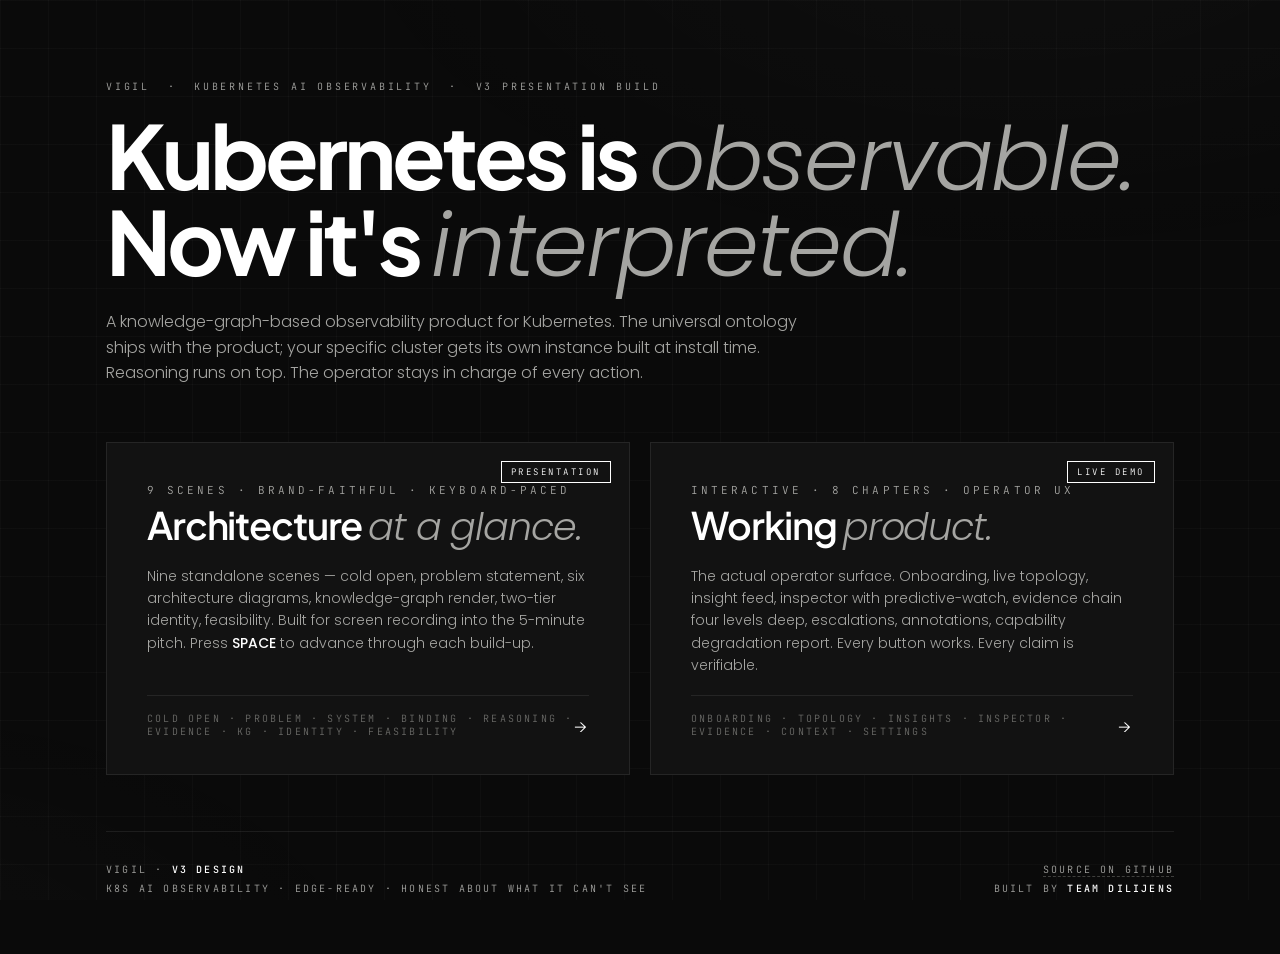
<file: index.html>
<!DOCTYPE html>
<html lang="en">
<head>
<meta charset="UTF-8" />
<meta name="viewport" content="width=device-width, initial-scale=1.0" />
<title>Vigil — Kubernetes AI Observability</title>
<link rel="preconnect" href="https://fonts.googleapis.com">
<link rel="preconnect" href="https://fonts.gstatic.com" crossorigin>
<link href="https://fonts.googleapis.com/css2?family=Plus+Jakarta+Sans:ital,wght@0,300;0,400;0,500;0,600;0,700;1,300;1,400;1,500&family=Poppins:ital,wght@0,300;0,400;0,500;1,300;1,400&family=JetBrains+Mono:wght@300;400;500&display=swap" rel="stylesheet">
<style>
  :root {
    --plane: #0A0A0A;
    --surface: #121212;
    --surface-2: #181818;
    --rule: rgba(245, 245, 244, 0.08);
    --rule-strong: rgba(245, 245, 244, 0.16);
    --ink-hi: #FFFFFF;
    --ink: #F0EFEC;
    --ink-mid: #A5A5A2;
    --ink-low: #6A6A67;
    --ink-mute: #3F3F3D;
    --display: 'Plus Jakarta Sans', system-ui, sans-serif;
    --body: 'Poppins', system-ui, sans-serif;
    --mono: 'JetBrains Mono', ui-monospace, monospace;
  }

  * { box-sizing: border-box; margin: 0; padding: 0; }
  html, body { background: var(--plane); color: var(--ink); min-height: 100vh; }
  body {
    font-family: var(--body);
    font-weight: 300;
    -webkit-font-smoothing: antialiased;
  }
  body::before {
    content: ""; position: fixed; inset: 0;
    background:
      radial-gradient(1200px 600px at 80% -10%, rgba(255,255,255,0.025), transparent 60%),
      radial-gradient(900px 500px at -10% 110%, rgba(255,255,255,0.02), transparent 60%);
    pointer-events: none; z-index: 0;
  }
  body::after {
    content: ""; position: fixed; inset: 0;
    background-image:
      linear-gradient(var(--rule) 1px, transparent 1px),
      linear-gradient(90deg, var(--rule) 1px, transparent 1px);
    background-size: 48px 48px;
    opacity: 0.35;
    pointer-events: none; z-index: 0;
  }
  main { position: relative; z-index: 1; }

  .wrap {
    max-width: 1180px;
    margin: 0 auto;
    padding: 80px 56px 56px;
    display: grid;
    grid-template-rows: auto 1fr auto;
    gap: 56px;
    min-height: 100vh;
  }

  header .crumb {
    font-family: var(--mono);
    font-size: 10px;
    letter-spacing: 0.28em;
    text-transform: uppercase;
    color: var(--ink-mid);
    margin-bottom: 22px;
  }
  header h1 {
    font-family: var(--display);
    font-size: 88px;
    line-height: 0.92;
    font-weight: 700;
    letter-spacing: -0.045em;
    color: var(--ink-hi);
  }
  header h1 em {
    font-family: var(--body);
    font-style: italic;
    font-weight: 300;
    color: var(--ink-mid);
    letter-spacing: -0.02em;
  }
  header p {
    margin-top: 22px;
    font-family: var(--body);
    font-weight: 300;
    font-size: 16px;
    line-height: 1.6;
    color: var(--ink-mid);
    max-width: 720px;
  }

  .tiles {
    display: grid;
    grid-template-columns: repeat(2, 1fr);
    gap: 20px;
    align-content: center;
  }

  .tile {
    background: var(--surface);
    border: 1px solid var(--rule);
    padding: 40px 40px 36px;
    text-decoration: none;
    color: var(--ink);
    display: grid;
    grid-template-rows: auto 1fr auto;
    gap: 18px;
    position: relative;
    overflow: hidden;
    transition: border-color .2s ease, background .2s ease, transform .2s ease;
    min-height: 320px;
  }
  .tile:hover {
    border-color: var(--ink-hi);
    background: var(--surface-2);
    transform: translateY(-2px);
  }
  .tile__chip {
    position: absolute;
    top: 18px;
    right: 18px;
    font-family: var(--mono);
    font-size: 9px;
    letter-spacing: 0.28em;
    text-transform: uppercase;
    color: var(--ink-hi);
    padding: 4px 9px;
    border: 1px solid var(--ink-hi);
  }
  .tile__num {
    font-family: var(--mono);
    font-size: 11px;
    letter-spacing: 0.28em;
    text-transform: uppercase;
    color: var(--ink-mid);
  }
  .tile__title {
    font-family: var(--display);
    font-size: 38px;
    font-weight: 600;
    color: var(--ink-hi);
    letter-spacing: -0.03em;
    line-height: 1.05;
    margin-top: 8px;
  }
  .tile__title em {
    font-family: var(--body);
    font-style: italic;
    font-weight: 300;
    color: var(--ink-mid);
  }
  .tile__desc {
    font-family: var(--body);
    font-weight: 300;
    font-size: 14px;
    line-height: 1.6;
    color: var(--ink-mid);
    max-width: 440px;
  }
  .tile__meta {
    font-family: var(--mono);
    font-size: 10px;
    letter-spacing: 0.22em;
    text-transform: uppercase;
    color: var(--ink-low);
    border-top: 1px solid var(--rule);
    padding-top: 16px;
    display: flex;
    justify-content: space-between;
    align-items: center;
  }
  .tile__meta b { color: var(--ink-hi); font-weight: 500; }
  .tile__arrow {
    font-family: var(--display);
    font-size: 18px;
    color: var(--ink-hi);
  }

  footer {
    padding-top: 28px;
    border-top: 1px solid var(--rule);
    display: grid;
    grid-template-columns: 1fr auto;
    gap: 32px;
    align-items: end;
    font-family: var(--mono);
    font-size: 10px;
    letter-spacing: 0.22em;
    text-transform: uppercase;
    color: var(--ink-mid);
    line-height: 1.9;
  }
  footer b { color: var(--ink-hi); font-weight: 500; }
  footer .right { text-align: right; }
  footer a { color: var(--ink-mid); text-decoration: none; border-bottom: 1px dashed var(--ink-mute); }
  footer a:hover { color: var(--ink-hi); border-bottom-color: var(--ink-hi); }

  @media (max-width: 880px) {
    .wrap { padding: 48px 28px 32px; gap: 36px; }
    header h1 { font-size: 56px; }
    .tiles { grid-template-columns: 1fr; }
    .tile { min-height: 260px; padding: 28px 28px 24px; }
    .tile__title { font-size: 28px; }
    footer { grid-template-columns: 1fr; gap: 12px; }
    footer .right { text-align: left; }
  }
</style>
</head>
<body>
<main class="wrap">

  <header>
    <div class="crumb">Vigil &nbsp;·&nbsp; Kubernetes AI Observability &nbsp;·&nbsp; v3 presentation build</div>
    <h1>Kubernetes is <em>observable.</em><br/>Now it's <em>interpreted.</em></h1>
    <p>
      A knowledge-graph-based observability product for Kubernetes. The universal ontology ships with the product; your specific cluster gets its own instance built at install time. Reasoning runs on top. The operator stays in charge of every action.
    </p>
  </header>

  <section class="tiles">

    <a class="tile" href="architecture/">
      <div class="tile__chip">presentation</div>
      <div>
        <div class="tile__num">9 scenes · brand-faithful · keyboard-paced</div>
        <div class="tile__title">Architecture <em>at a glance.</em></div>
      </div>
      <p class="tile__desc">
        Nine standalone scenes — cold open, problem statement, six architecture diagrams, knowledge-graph render, two-tier identity, feasibility. Built for screen recording into the 5-minute pitch. Press <b style="color:var(--ink-hi);font-weight:500;">SPACE</b> to advance through each build-up.
      </p>
      <div class="tile__meta">
        <span>cold open · problem · system · binding · reasoning · evidence · KG · identity · feasibility</span>
        <span class="tile__arrow">→</span>
      </div>
    </a>

    <a class="tile" href="simulation/">
      <div class="tile__chip">live demo</div>
      <div>
        <div class="tile__num">interactive · 8 chapters · operator UX</div>
        <div class="tile__title">Working <em>product.</em></div>
      </div>
      <p class="tile__desc">
        The actual operator surface. Onboarding, live topology, insight feed, inspector with predictive-watch, evidence chain four levels deep, escalations, annotations, capability degradation report. Every button works. Every claim is verifiable.
      </p>
      <div class="tile__meta">
        <span>onboarding · topology · insights · inspector · evidence · context · settings</span>
        <span class="tile__arrow">→</span>
      </div>
    </a>

  </section>

  <footer>
    <div>
      <div>Vigil · <b>v3 design</b></div>
      <div>k8s ai observability · edge-ready · honest about what it can't see</div>
    </div>
    <div class="right">
      <div><a href="https://github.com/Abishai95141/Vigil">source on github</a></div>
      <div>built by <b>Team Dilijens</b></div>
    </div>
  </footer>

</main>
</body>
</html>
</file>
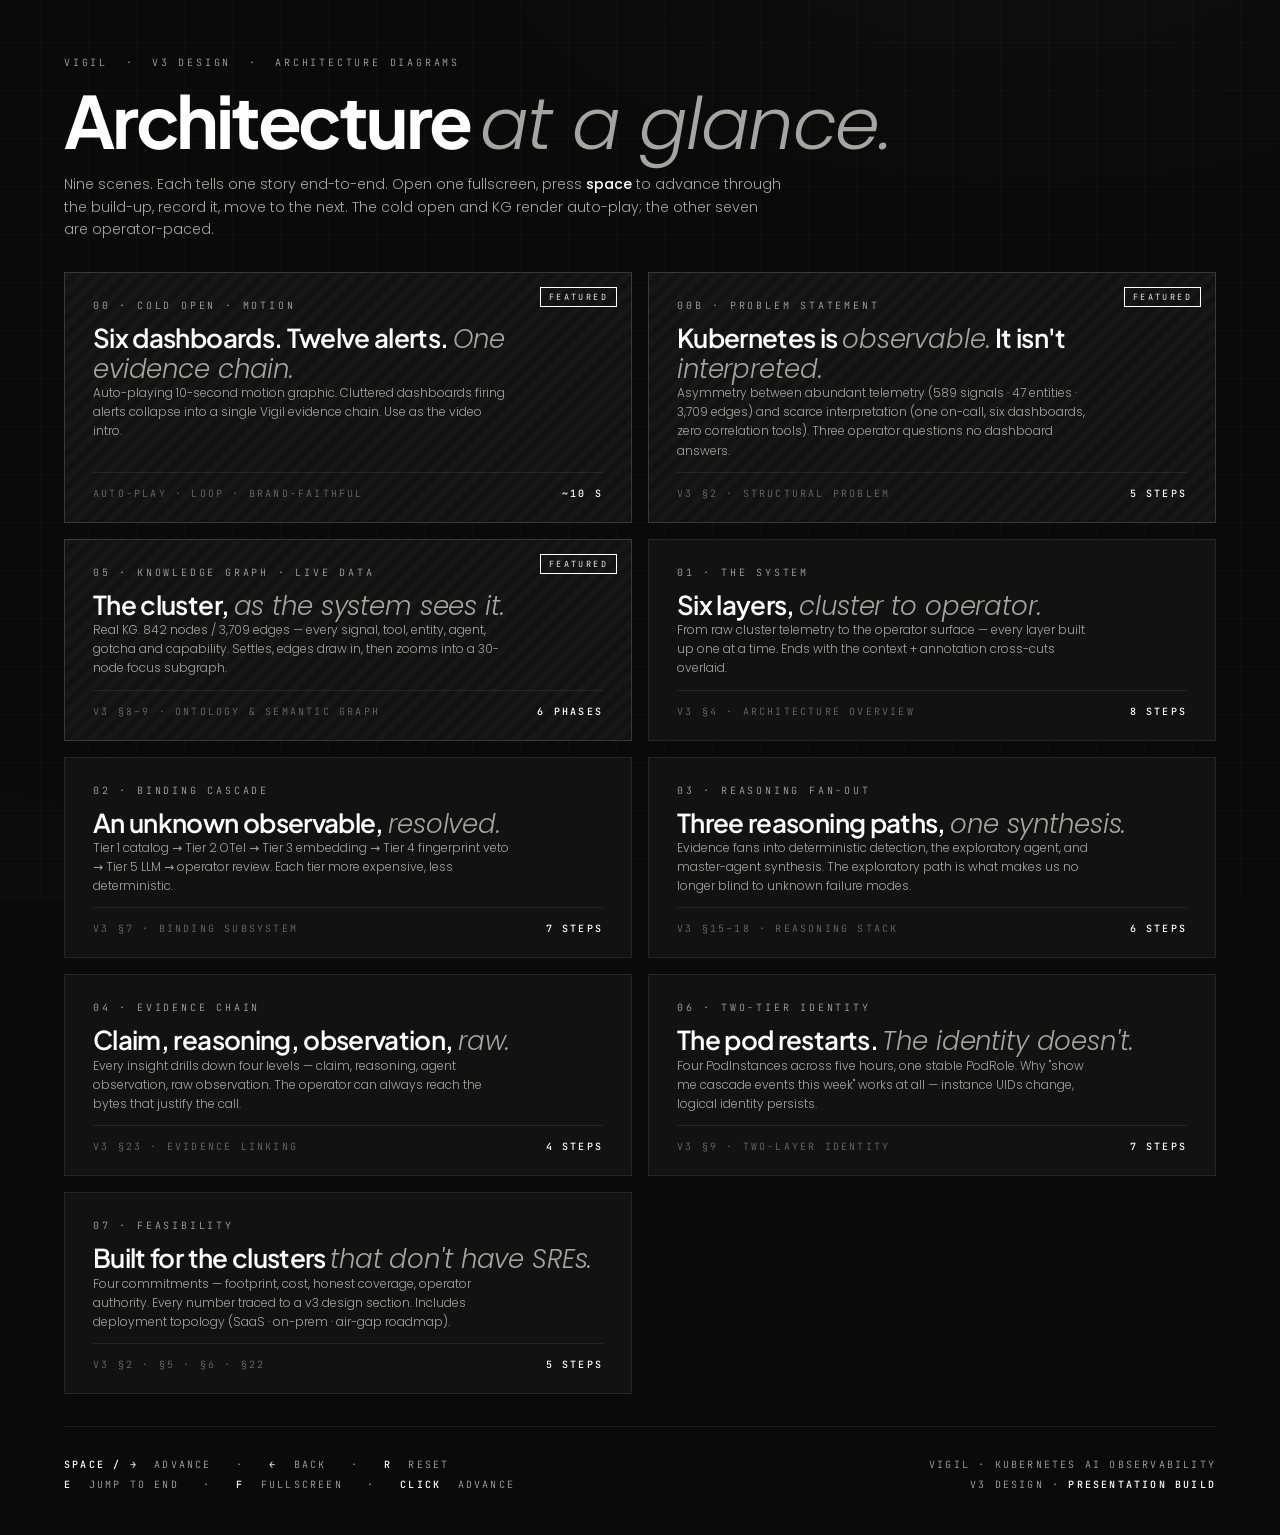
<file: architecture/index.html>
<!DOCTYPE html>
<html lang="en">
<head>
<meta charset="UTF-8" />
<meta name="viewport" content="width=device-width, initial-scale=1.0" />
<title>Vigil — Architecture diagrams</title>
<link rel="stylesheet" href="shared.css" />
<style>
  /* Allow page to scroll on the menu, even though scene pages don't */
  html, body { overflow: auto !important; height: auto !important; min-height: 100vh; }

  /* Compact the layout so all 6 tiles fit in a single viewport on most laptops */
  .index-wrap { padding: 56px 64px 40px; gap: 32px; min-height: auto; }
  .index-head__title { font-size: 72px; }
  .index-head__sub { margin-top: 16px; font-size: 14px; }
  .tiles { gap: 16px; }
  .tile { min-height: 180px; padding: 26px 28px 22px; gap: 12px; }
  .tile__title { font-size: 26px; }
  .tile__desc { font-size: 12px; }

  .index-foot {
    display: grid;
    grid-template-columns: 1fr 1fr;
    gap: 28px;
    align-items: end;
    padding-top: 28px;
    border-top: 1px solid var(--rule);
  }
  .index-foot__keys {
    font-family: var(--mono);
    font-size: 10px;
    letter-spacing: 0.22em;
    text-transform: uppercase;
    color: var(--ink-mid);
    line-height: 2;
  }
  .index-foot__keys b { color: var(--ink-hi); font-weight: 500; }
  .index-foot__brand {
    text-align: right;
    font-family: var(--mono);
    font-size: 10px;
    letter-spacing: 0.22em;
    text-transform: uppercase;
    color: var(--ink-mid);
    line-height: 2;
  }
  .index-foot__brand strong { color: var(--ink-hi); font-weight: 500; }
</style>
</head>
<body>
<div class="index-wrap">

  <header>
    <div style="font-family:var(--mono);font-size:10px;letter-spacing:0.28em;text-transform:uppercase;color:var(--ink-mid);margin-bottom:18px;">
      Vigil &nbsp;·&nbsp; v3 design &nbsp;·&nbsp; architecture diagrams
    </div>
    <h1 class="index-head__title">Architecture <em>at a glance.</em></h1>
    <p class="index-head__sub">
      Nine scenes. Each tells one story end-to-end. Open one fullscreen, press <b style="color:var(--ink-hi);font-weight:500;">space</b> to advance through the build-up, record it, move to the next. The cold open and KG render auto-play; the other seven are operator-paced.
    </p>
  </header>

  <main class="tiles">

    <a class="tile tile--featured" href="00_cold_open.html">
      <div class="tile__num">00 · Cold open · motion</div>
      <div>
        <div class="tile__title">Six dashboards. Twelve alerts. <em>One evidence chain.</em></div>
        <p class="tile__desc">Auto-playing 10-second motion graphic. Cluttered dashboards firing alerts collapse into a single Vigil evidence chain. Use as the video intro.</p>
      </div>
      <div class="tile__meta"><span>auto-play · loop · brand-faithful</span><b>~10 s</b></div>
    </a>

    <a class="tile tile--featured" href="problem.html">
      <div class="tile__num">00B · Problem statement</div>
      <div>
        <div class="tile__title">Kubernetes is <em>observable.</em> It isn't <em>interpreted.</em></div>
        <p class="tile__desc">Asymmetry between abundant telemetry (589 signals · 47 entities · 3,709 edges) and scarce interpretation (one on-call, six dashboards, zero correlation tools). Three operator questions no dashboard answers.</p>
      </div>
      <div class="tile__meta"><span>v3 §2 · structural problem</span><b>5 steps</b></div>
    </a>

    <a class="tile tile--featured" href="05_kg.html">
      <div class="tile__num">05 · Knowledge graph · live data</div>
      <div>
        <div class="tile__title">The cluster, <em>as the system sees it.</em></div>
        <p class="tile__desc">Real KG. 842 nodes / 3,709 edges — every signal, tool, entity, agent, gotcha and capability. Settles, edges draw in, then zooms into a 30-node focus subgraph.</p>
      </div>
      <div class="tile__meta"><span>v3 §8–9 · ontology &amp; semantic graph</span><b>6 phases</b></div>
    </a>

    <a class="tile" href="01_system.html">
      <div class="tile__num">01 · The system</div>
      <div>
        <div class="tile__title">Six layers, <em>cluster to operator.</em></div>
        <p class="tile__desc">From raw cluster telemetry to the operator surface — every layer built up one at a time. Ends with the context + annotation cross-cuts overlaid.</p>
      </div>
      <div class="tile__meta"><span>v3 §4 · architecture overview</span><b>8 steps</b></div>
    </a>

    <a class="tile" href="02_binding.html">
      <div class="tile__num">02 · Binding cascade</div>
      <div>
        <div class="tile__title">An unknown observable, <em>resolved.</em></div>
        <p class="tile__desc">Tier 1 catalog → Tier 2 OTel → Tier 3 embedding → Tier 4 fingerprint veto → Tier 5 LLM → operator review. Each tier more expensive, less deterministic.</p>
      </div>
      <div class="tile__meta"><span>v3 §7 · binding subsystem</span><b>7 steps</b></div>
    </a>

    <a class="tile" href="03_reasoning.html">
      <div class="tile__num">03 · Reasoning fan-out</div>
      <div>
        <div class="tile__title">Three reasoning paths, <em>one synthesis.</em></div>
        <p class="tile__desc">Evidence fans into deterministic detection, the exploratory agent, and master-agent synthesis. The exploratory path is what makes us no longer blind to unknown failure modes.</p>
      </div>
      <div class="tile__meta"><span>v3 §15–18 · reasoning stack</span><b>6 steps</b></div>
    </a>

    <a class="tile" href="04_evidence.html">
      <div class="tile__num">04 · Evidence chain</div>
      <div>
        <div class="tile__title">Claim, reasoning, observation, <em>raw.</em></div>
        <p class="tile__desc">Every insight drills down four levels — claim, reasoning, agent observation, raw observation. The operator can always reach the bytes that justify the call.</p>
      </div>
      <div class="tile__meta"><span>v3 §23 · evidence linking</span><b>4 steps</b></div>
    </a>

    <a class="tile" href="06_identity.html">
      <div class="tile__num">06 · Two-tier identity</div>
      <div>
        <div class="tile__title">The pod restarts. <em>The identity doesn't.</em></div>
        <p class="tile__desc">Four PodInstances across five hours, one stable PodRole. Why "show me cascade events this week" works at all — instance UIDs change, logical identity persists.</p>
      </div>
      <div class="tile__meta"><span>v3 §9 · two-layer identity</span><b>7 steps</b></div>
    </a>

    <a class="tile" href="feasibility.html">
      <div class="tile__num">07 · Feasibility</div>
      <div>
        <div class="tile__title">Built for the clusters <em>that don't have SREs.</em></div>
        <p class="tile__desc">Four commitments — footprint, cost, honest coverage, operator authority. Every number traced to a v3 design section. Includes deployment topology (SaaS · on-prem · air-gap roadmap).</p>
      </div>
      <div class="tile__meta"><span>v3 §2 · §5 · §6 · §22</span><b>5 steps</b></div>
    </a>

  </main>

  <footer class="index-foot">
    <div class="index-foot__keys">
      <div><b>SPACE / →</b> &nbsp;advance &nbsp; · &nbsp; <b>←</b> &nbsp;back &nbsp; · &nbsp; <b>R</b> &nbsp;reset</div>
      <div><b>E</b> &nbsp;jump to end &nbsp; · &nbsp; <b>F</b> &nbsp;fullscreen &nbsp; · &nbsp; <b>click</b> &nbsp;advance</div>
    </div>
    <div class="index-foot__brand">
      <div>Vigil · Kubernetes AI observability</div>
      <div>v3 design · <strong>presentation build</strong></div>
    </div>
  </footer>

</div>
</body>
</html>
</file>
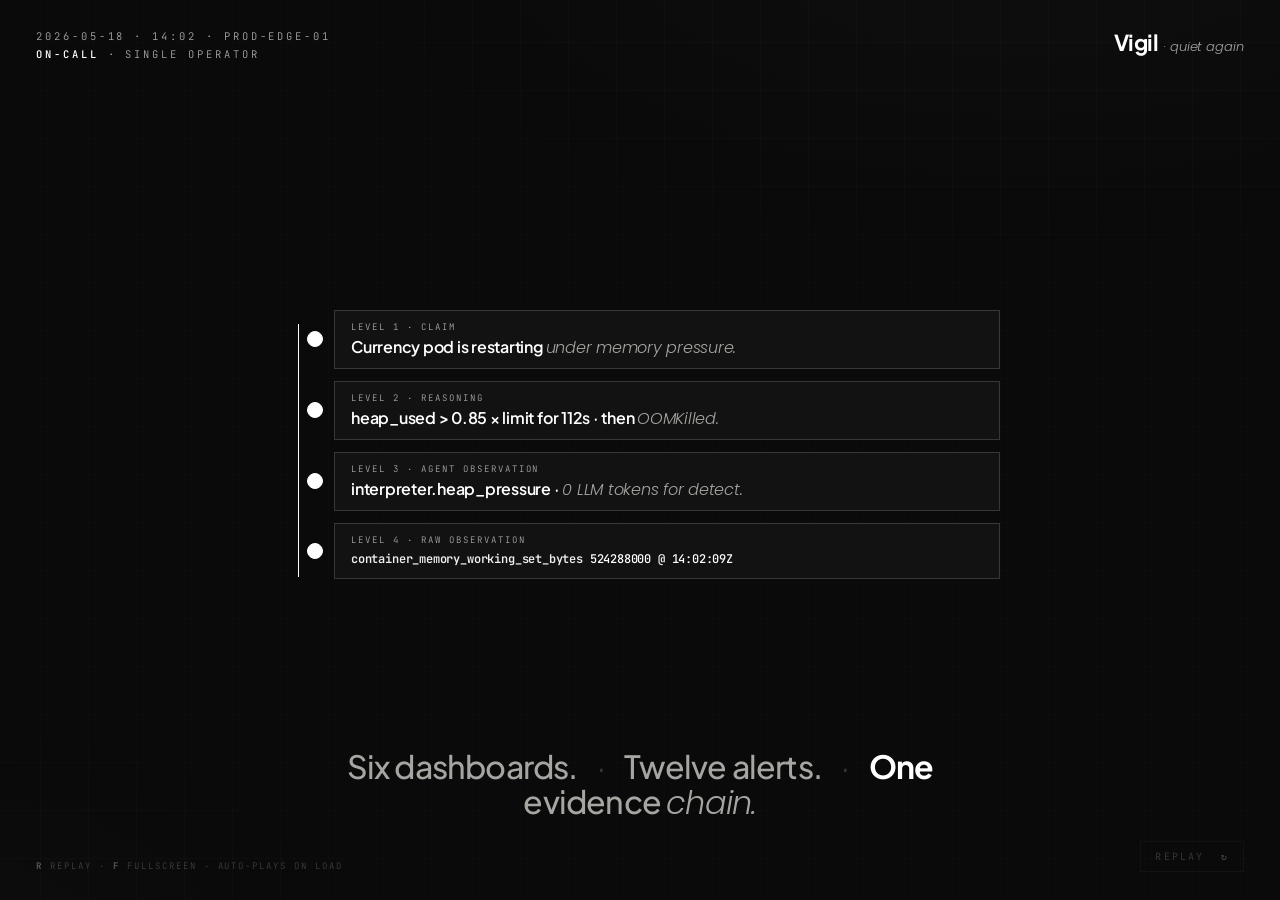
<file: architecture/00_cold_open.html>
<!DOCTYPE html>
<html lang="en">
<head>
<meta charset="UTF-8" />
<meta name="viewport" content="width=device-width, initial-scale=1.0" />
<title>00 — Cold open · Vigil</title>
<link rel="stylesheet" href="shared.css" />
<style>
  /* Cold open runs full-bleed; we don't want the frame layout */
  body { overflow: hidden; }
  body::after { opacity: 0.20; }

  .open {
    position: fixed;
    inset: 0;
    overflow: hidden;
  }

  /* ---------- Top-left run timestamp ---------- */
  .ts {
    position: absolute;
    top: 28px;
    left: 36px;
    font-family: var(--mono);
    font-size: 10.5px;
    letter-spacing: 0.28em;
    text-transform: uppercase;
    color: var(--ink-mid);
    line-height: 1.7;
    z-index: 5;
    opacity: 0;
    animation: fadeIn 0.5s var(--ease-out) 0.1s forwards;
  }
  .ts b { color: var(--ink-hi); font-weight: 500; }

  /* ---------- Vigil mark + replay (top-right) ---------- */
  .mark {
    position: absolute;
    top: 28px;
    right: 36px;
    font-family: var(--display);
    font-size: 22px;
    font-weight: 700;
    letter-spacing: -0.03em;
    color: var(--ink-hi);
    z-index: 6;
    opacity: 0;
    animation: fadeIn 0.4s var(--ease-out) 6.4s forwards;
  }
  .mark em {
    font-family: var(--body);
    font-style: italic;
    font-weight: 300;
    color: var(--ink-mid);
    letter-spacing: -0.005em;
    font-size: 13px;
    margin-left: 6px;
  }

  .replay {
    position: absolute;
    bottom: 28px;
    right: 36px;
    z-index: 8;
    font-family: var(--mono);
    font-size: 10px;
    letter-spacing: 0.22em;
    text-transform: uppercase;
    color: var(--ink-low);
    padding: 8px 14px;
    border: 1px solid var(--rule);
    background: transparent;
    cursor: pointer;
    transition: color .2s, border-color .2s, opacity .3s;
    opacity: 0.45;
  }
  .replay:hover { color: var(--ink-hi); border-color: var(--ink-hi); opacity: 1; }
  .replay b { color: var(--ink-mid); font-weight: 500; margin-left: 8px; }
  .replay:hover b { color: var(--ink-hi); }

  /* Tiny keyboard hint, bottom-left */
  .keys {
    position: absolute;
    bottom: 28px;
    left: 36px;
    z-index: 8;
    font-family: var(--mono);
    font-size: 9px;
    letter-spacing: 0.22em;
    text-transform: uppercase;
    color: var(--ink-low);
    opacity: 0.55;
  }
  .keys b { color: var(--ink-mid); font-weight: 500; }

  /* ---------- The cluttered dashboard stage ---------- */
  .clutter {
    position: absolute;
    inset: 0;
    z-index: 2;
  }

  .dash {
    position: absolute;
    width: 320px;
    height: 200px;
    background: var(--surface);
    border: 1px solid var(--rule);
    padding: 14px 16px;
    display: grid;
    grid-template-rows: auto 1fr auto;
    gap: 8px;
    opacity: 0;
    transform-origin: center;
    animation:
      dashIn 0.5s var(--ease-out) forwards,
      dashOut 0.9s var(--ease-out) 5.3s forwards;
  }

  /* Six dashboards scattered like a desktop, each with its own spawn delay + final position. */
  .dash--1 { top: 80px; left: 120px;  transform: rotate(-3.5deg); animation-delay: 0.6s, 5.3s; }
  .dash--2 { top: 70px; left: 460px;  transform: rotate( 2.2deg); animation-delay: 0.8s, 5.45s; }
  .dash--3 { top: 90px; right: 80px;  transform: rotate(-1.8deg); animation-delay: 1.0s, 5.6s; }
  .dash--4 { bottom: 110px; left: 60px;  transform: rotate( 3.6deg); animation-delay: 1.2s, 5.3s; }
  .dash--5 { bottom: 90px;  left: 440px; transform: rotate(-2.4deg); animation-delay: 1.4s, 5.45s; }
  .dash--6 { bottom: 130px; right: 100px; transform: rotate( 2.9deg); animation-delay: 1.6s, 5.6s; }

  @keyframes dashIn {
    0%   { opacity: 0; transform: scale(0.85) rotate(var(--r, 0deg)) translateY(20px); }
    100% { opacity: 1; transform: scale(1) rotate(var(--r, 0deg)) translateY(0); }
  }
  @keyframes dashOut {
    0%   { opacity: 1; }
    60%  { opacity: 0.4; transform: scale(0.7) rotate(0deg) translate(var(--cx, 0px), var(--cy, 0px)); }
    100% { opacity: 0; transform: scale(0.15) rotate(0deg) translate(var(--cx, 0px), var(--cy, 0px)); }
  }
  /* Each dash gets its own collapse vector toward center */
  .dash--1 { --cx: 200px; --cy: 200px; }
  .dash--2 { --cx: -100px; --cy: 220px; }
  .dash--3 { --cx: -260px; --cy: 200px; }
  .dash--4 { --cx: 280px; --cy: -180px; }
  .dash--5 { --cx: -60px;  --cy: -200px; }
  .dash--6 { --cx: -260px; --cy: -180px; }

  .dash__head {
    display: flex;
    justify-content: space-between;
    align-items: baseline;
    gap: 10px;
  }
  .dash__title {
    font-family: var(--display);
    font-size: 12px;
    font-weight: 600;
    color: var(--ink);
    letter-spacing: -0.005em;
  }
  .dash__tool {
    font-family: var(--mono);
    font-size: 8.5px;
    letter-spacing: 0.22em;
    text-transform: uppercase;
    color: var(--ink-low);
  }

  .dash__chart {
    position: relative;
    width: 100%;
    height: 100%;
  }
  .dash__chart svg {
    width: 100%;
    height: 100%;
    display: block;
  }
  .dash__chart .grid line { stroke: var(--rule); }
  .dash__chart .line {
    fill: none;
    stroke: var(--ink-mid);
    stroke-width: 1.2;
    stroke-dasharray: 0 1000;
    animation: drawLine 1.4s var(--ease-out) forwards;
  }
  @keyframes drawLine { to { stroke-dasharray: 1000 0; } }
  .dash__chart .spike {
    fill: none;
    stroke: var(--ink-hi);
    stroke-width: 1.4;
    opacity: 0;
    stroke-dasharray: 200 200;
    animation: spikeIn 1.2s var(--ease-out) forwards;
  }
  @keyframes spikeIn {
    0%   { opacity: 0; stroke-dasharray: 0 200; }
    100% { opacity: 1; stroke-dasharray: 200 0; }
  }

  .dash__foot {
    display: flex;
    justify-content: space-between;
    align-items: center;
    font-family: var(--mono);
    font-size: 9.5px;
    letter-spacing: 0.04em;
    color: var(--ink-mid);
  }
  .dash__num {
    color: var(--ink-hi);
    font-weight: 500;
    font-size: 13px;
    letter-spacing: -0.01em;
    font-family: var(--display);
  }
  .dash__num--big {
    font-size: 22px;
    letter-spacing: -0.025em;
    font-weight: 700;
  }

  /* Alert badge on each dashboard — pulses in late */
  .dash__alert {
    position: absolute;
    top: -8px;
    right: -8px;
    padding: 5px 8px;
    background: var(--ink-hi);
    color: var(--plane);
    font-family: var(--mono);
    font-size: 9px;
    letter-spacing: 0.22em;
    text-transform: uppercase;
    font-weight: 500;
    opacity: 0;
    transform: scale(0.6);
    animation: alertIn 0.4s var(--ease-out) forwards, alertPulse 0.9s ease-in-out infinite 2s;
  }
  @keyframes alertIn {
    0%   { opacity: 0; transform: scale(0.6); }
    50%  { opacity: 1; transform: scale(1.2); }
    100% { opacity: 1; transform: scale(1); }
  }
  @keyframes alertPulse {
    0%, 100% { box-shadow: 0 0 0 0 rgba(255,255,255,0.5); }
    50%      { box-shadow: 0 0 0 6px rgba(255,255,255,0); }
  }
  .dash--1 .dash__alert { animation-delay: 1.8s, 2.8s; }
  .dash--2 .dash__alert { animation-delay: 2.1s, 3.1s; }
  .dash--3 .dash__alert { animation-delay: 2.4s, 3.4s; }
  .dash--4 .dash__alert { animation-delay: 2.6s, 3.6s; }
  .dash--5 .dash__alert { animation-delay: 2.8s, 3.8s; }
  .dash--6 .dash__alert { animation-delay: 3.0s, 4.0s; }

  /* Hatched "warning" overlay that fades in over each dashboard at ~3.5s */
  .dash::after {
    content: "";
    position: absolute;
    inset: 0;
    background-image:
      repeating-linear-gradient(135deg, rgba(255,255,255,0.05) 0 6px, transparent 6px 12px);
    opacity: 0;
    pointer-events: none;
    animation: hatchIn 0.7s var(--ease-out) 3.7s forwards;
  }
  @keyframes hatchIn { to { opacity: 1; } }

  /* ---------- Global pain counter (bottom center, builds up) ---------- */
  .pain {
    position: absolute;
    bottom: 100px;
    left: 50%;
    transform: translateX(-50%);
    z-index: 4;
    text-align: center;
    opacity: 0;
    animation: fadeIn 0.5s var(--ease-out) 3.2s forwards, painOut 0.7s var(--ease-out) 5.0s forwards;
  }
  .pain__big {
    font-family: var(--display);
    font-size: 110px;
    font-weight: 700;
    letter-spacing: -0.05em;
    color: var(--ink-hi);
    line-height: 0.85;
  }
  .pain__big em {
    font-family: var(--body);
    font-style: italic;
    font-weight: 300;
    color: var(--ink-mid);
    letter-spacing: -0.01em;
    font-size: 36px;
    vertical-align: super;
    margin-left: 8px;
  }
  .pain__cap {
    margin-top: 12px;
    font-family: var(--mono);
    font-size: 11px;
    letter-spacing: 0.28em;
    text-transform: uppercase;
    color: var(--ink-mid);
  }
  @keyframes painOut { to { opacity: 0; transform: translateX(-50%) scale(0.6); } }

  /* ---------- The convergence: Vigil evidence chain ---------- */
  .converge {
    position: absolute;
    inset: 0;
    display: flex;
    align-items: center;
    justify-content: center;
    pointer-events: none;
    z-index: 3;
  }
  .chain {
    width: 720px;
    max-width: 90vw;
    display: grid;
    grid-template-columns: 36px 1fr;
    gap: 0 18px;
    align-items: stretch;
    opacity: 0;
    transform: translateY(20px);
    animation: chainIn 0.8s var(--ease-out) 6.3s forwards;
  }
  @keyframes chainIn { to { opacity: 1; transform: translateY(0); } }

  .chain__rail {
    position: relative;
    grid-row: 1 / span 4;
    width: 1px;
    background: var(--ink-hi);
    margin: 14px 0;
    transform: scaleY(0);
    transform-origin: top;
    animation: railIn 1.1s var(--ease-out) 6.5s forwards;
    justify-self: center;
  }
  @keyframes railIn { to { transform: scaleY(1); } }

  .chain__row {
    display: grid;
    grid-template-columns: 1fr;
    padding: 10px 16px;
    border: 1px solid var(--rule-strong);
    background: var(--surface);
    margin-bottom: 12px;
    opacity: 0;
    transform: translateX(-12px);
    animation: rowIn 0.5s var(--ease-out) forwards;
    position: relative;
  }
  .chain__row::before {
    content: "";
    position: absolute;
    top: 50%;
    left: -28px;
    width: 14px;
    height: 14px;
    border-radius: 50%;
    border: 1.4px solid var(--ink-hi);
    background: var(--ink-hi);
    transform: translateY(-50%);
    box-shadow: 0 0 0 4px var(--plane);
  }
  @keyframes rowIn { to { opacity: 1; transform: translateX(0); } }
  .chain__row--1 { animation-delay: 6.6s; }
  .chain__row--2 { animation-delay: 6.8s; }
  .chain__row--3 { animation-delay: 7.0s; }
  .chain__row--4 { animation-delay: 7.2s; }

  .chain__row .lbl {
    font-family: var(--mono);
    font-size: 9px;
    letter-spacing: 0.22em;
    text-transform: uppercase;
    color: var(--ink-mid);
    margin-bottom: 4px;
  }
  .chain__row .body {
    font-family: var(--display);
    font-size: 16px;
    font-weight: 600;
    color: var(--ink-hi);
    letter-spacing: -0.015em;
    line-height: 1.25;
  }
  .chain__row .body em {
    font-family: var(--body);
    font-style: italic;
    font-weight: 300;
    color: var(--ink-mid);
  }
  .chain__row--4 .body {
    font-family: var(--mono);
    font-size: 12px;
    color: var(--ink);
    line-height: 1.5;
  }
  .chain__row--4 .body b { color: var(--ink-hi); font-weight: 500; }

  /* ---------- Tagline at bottom ---------- */
  .tag {
    position: absolute;
    bottom: 80px;
    left: 50%;
    transform: translateX(-50%) translateY(20px);
    z-index: 7;
    text-align: center;
    opacity: 0;
    animation: tagIn 0.7s var(--ease-out) 7.6s forwards;
  }
  @keyframes tagIn { to { opacity: 1; transform: translateX(-50%) translateY(0); } }
  .tag__line {
    font-family: var(--display);
    font-size: 32px;
    font-weight: 500;
    letter-spacing: -0.025em;
    color: var(--ink-mid);
    line-height: 1.1;
  }
  .tag__line b {
    color: var(--ink-hi);
    font-weight: 700;
  }
  .tag__line em {
    font-family: var(--body);
    font-style: italic;
    font-weight: 300;
    color: var(--ink-mid);
  }
  .tag__sep {
    margin: 0 14px;
    color: var(--ink-mute);
    font-weight: 300;
  }

  /* ---------- Subtle vignette during chaos ---------- */
  .vignette {
    position: absolute;
    inset: 0;
    z-index: 2;
    pointer-events: none;
    background: radial-gradient(circle at center, transparent 30%, rgba(0,0,0,0.4) 80%);
    opacity: 0;
    animation: vigIn 1s var(--ease-out) 3s forwards, vigOut 0.8s var(--ease-out) 5.3s forwards;
  }
  @keyframes vigIn  { to { opacity: 1; } }
  @keyframes vigOut { to { opacity: 0; } }

  @keyframes fadeIn { to { opacity: 1; } }

  /* No CSS-based reset — we restart via DOM clone in JS, which is bulletproof */
</style>
</head>
<body>

<div class="open">

  <!-- Top-left run timestamp -->
  <div class="ts">
    2026-05-18 · 14:02 · prod-edge-01<br/>
    <b>on-call</b> · single operator
  </div>

  <!-- Top-right brand mark (reveal late) -->
  <div class="mark">Vigil<em>· quiet again</em></div>

  <!-- Vignette during chaos -->
  <div class="vignette"></div>

  <!-- The cluttered dashboards (visible 0–5s) -->
  <div class="clutter">

    <!-- Dashboard 1 — node pressure -->
    <div class="dash dash--1">
      <div class="dash__head">
        <div class="dash__title">node-pressure</div>
        <div class="dash__tool">grafana · k8s-mon</div>
      </div>
      <div class="dash__chart">
        <svg viewBox="0 0 280 80" preserveAspectRatio="none">
          <g class="grid">
            <line x1="0" y1="20" x2="280" y2="20"/>
            <line x1="0" y1="40" x2="280" y2="40"/>
            <line x1="0" y1="60" x2="280" y2="60"/>
          </g>
          <path class="line" d="M0,58 L30,52 L60,48 L90,46 L120,42 L150,38 L180,28 L210,22 L240,18 L280,12"/>
          <path class="spike" d="M210,22 L240,18 L280,12" />
        </svg>
      </div>
      <div class="dash__foot">
        <span>memory · 14:02</span>
        <span class="dash__num">92%</span>
      </div>
      <div class="dash__alert">! crit</div>
    </div>

    <!-- Dashboard 2 — pod restarts -->
    <div class="dash dash--2">
      <div class="dash__head">
        <div class="dash__title">pod restarts · shop</div>
        <div class="dash__tool">prometheus</div>
      </div>
      <div class="dash__chart">
        <svg viewBox="0 0 280 80" preserveAspectRatio="none">
          <g class="grid"><line x1="0" y1="20" x2="280" y2="20"/><line x1="0" y1="40" x2="280" y2="40"/><line x1="0" y1="60" x2="280" y2="60"/></g>
          <path class="line" d="M0,72 L40,72 L80,72 L120,68 L160,62 L200,42 L240,28 L280,12"/>
          <path class="spike" d="M200,42 L240,28 L280,12" />
        </svg>
      </div>
      <div class="dash__foot">
        <span>last 5m</span>
        <span class="dash__num">+3</span>
      </div>
      <div class="dash__alert">! warn</div>
    </div>

    <!-- Dashboard 3 — kubelet evictions -->
    <div class="dash dash--3">
      <div class="dash__head">
        <div class="dash__title">kubelet · evictions</div>
        <div class="dash__tool">otel-collector</div>
      </div>
      <div class="dash__chart">
        <svg viewBox="0 0 280 80" preserveAspectRatio="none">
          <g class="grid"><line x1="0" y1="20" x2="280" y2="20"/><line x1="0" y1="40" x2="280" y2="40"/><line x1="0" y1="60" x2="280" y2="60"/></g>
          <path class="line" d="M0,72 L40,68 L80,64 L120,60 L160,52 L200,38 L240,20 L280,8"/>
          <path class="spike" d="M160,52 L200,38 L240,20 L280,8" />
        </svg>
      </div>
      <div class="dash__foot">
        <span>node-b · 5m</span>
        <span class="dash__num">7</span>
      </div>
      <div class="dash__alert">! crit</div>
    </div>

    <!-- Dashboard 4 — PVC latency -->
    <div class="dash dash--4">
      <div class="dash__head">
        <div class="dash__title">pvc · read p95</div>
        <div class="dash__tool">datadog</div>
      </div>
      <div class="dash__chart">
        <svg viewBox="0 0 280 80" preserveAspectRatio="none">
          <g class="grid"><line x1="0" y1="20" x2="280" y2="20"/><line x1="0" y1="40" x2="280" y2="40"/><line x1="0" y1="60" x2="280" y2="60"/></g>
          <path class="line" d="M0,60 L40,58 L80,56 L120,52 L160,42 L200,32 L240,22 L280,18"/>
          <path class="spike" d="M160,42 L200,32 L240,22 L280,18"/>
        </svg>
      </div>
      <div class="dash__foot">
        <span>pvc-cart · ms</span>
        <span class="dash__num">418</span>
      </div>
      <div class="dash__alert">! warn</div>
    </div>

    <!-- Dashboard 5 — gRPC errors -->
    <div class="dash dash--5">
      <div class="dash__head">
        <div class="dash__title">grpc · 5xx rate</div>
        <div class="dash__tool">jaeger</div>
      </div>
      <div class="dash__chart">
        <svg viewBox="0 0 280 80" preserveAspectRatio="none">
          <g class="grid"><line x1="0" y1="20" x2="280" y2="20"/><line x1="0" y1="40" x2="280" y2="40"/><line x1="0" y1="60" x2="280" y2="60"/></g>
          <path class="line" d="M0,70 L40,68 L80,64 L120,58 L160,42 L200,28 L240,18 L280,12"/>
          <path class="spike" d="M200,28 L240,18 L280,12"/>
        </svg>
      </div>
      <div class="dash__foot">
        <span>currency svc · 5m</span>
        <span class="dash__num">12.4%</span>
      </div>
      <div class="dash__alert">! crit</div>
    </div>

    <!-- Dashboard 6 — alert manager queue -->
    <div class="dash dash--6">
      <div class="dash__head">
        <div class="dash__title">alertmanager · queue</div>
        <div class="dash__tool">slack · pagerduty</div>
      </div>
      <div class="dash__chart">
        <svg viewBox="0 0 280 80" preserveAspectRatio="none">
          <g class="grid"><line x1="0" y1="20" x2="280" y2="20"/><line x1="0" y1="40" x2="280" y2="40"/><line x1="0" y1="60" x2="280" y2="60"/></g>
          <path class="line" d="M0,76 L40,72 L80,68 L120,62 L160,52 L200,32 L240,18 L280,6"/>
          <path class="spike" d="M160,52 L200,32 L240,18 L280,6"/>
        </svg>
      </div>
      <div class="dash__foot">
        <span>open · prod</span>
        <span class="dash__num">23</span>
      </div>
      <div class="dash__alert">! page</div>
    </div>

  </div>

  <!-- The pain number — peaks at ~4s -->
  <div class="pain">
    <div class="pain__big">12<em>alerts</em></div>
    <div class="pain__cap">six dashboards · one operator · no single source of truth</div>
  </div>

  <!-- The convergence: a single Vigil evidence chain -->
  <div class="converge">
    <div class="chain">
      <div class="chain__rail"></div>
      <div>
        <div class="chain__row chain__row--1">
          <div class="lbl">Level 1 · claim</div>
          <div class="body">Currency pod is restarting <em>under memory pressure.</em></div>
        </div>
        <div class="chain__row chain__row--2">
          <div class="lbl">Level 2 · reasoning</div>
          <div class="body">heap_used &gt; 0.85 × limit for 112s · then <em>OOMKilled.</em></div>
        </div>
        <div class="chain__row chain__row--3">
          <div class="lbl">Level 3 · agent observation</div>
          <div class="body">interpreter.heap_pressure · <em>0 LLM tokens for detect.</em></div>
        </div>
        <div class="chain__row chain__row--4">
          <div class="lbl">Level 4 · raw observation</div>
          <div class="body">container_memory_working_set_bytes <b>524288000</b> @ <b>14:02:09Z</b></div>
        </div>
      </div>
    </div>
  </div>

  <!-- Closing tagline -->
  <div class="tag">
    <div class="tag__line">
      Six dashboards. <span class="tag__sep">·</span> Twelve alerts. <span class="tag__sep">·</span> <b>One</b> evidence <em>chain.</em>
    </div>
  </div>

  <!-- Replay control -->
  <button class="replay" id="replay">replay <b>↻</b></button>

  <!-- Keyboard hint -->
  <div class="keys"><b>R</b> replay · <b>F</b> fullscreen · auto-plays on load</div>

</div>

<script>
  // Replay = clone the stage's original HTML and swap it in.
  // CSS animations only restart when nodes are freshly inserted, so this is the cleanest path.
  const ORIGINAL_HTML = document.querySelector('.open').outerHTML;

  function bind() {
    const btn = document.getElementById('replay');
    if (btn) btn.addEventListener('click', replay);
  }

  function replay() {
    const old = document.querySelector('.open');
    const frag = document.createRange().createContextualFragment(ORIGINAL_HTML);
    old.parentNode.replaceChild(frag.firstElementChild, old);
    bind();
  }

  bind();

  document.addEventListener('keydown', (e) => {
    if (e.key === ' ' || e.key === 'r' || e.key === 'R' || e.key === 'Enter') {
      e.preventDefault();
      replay();
    } else if (e.key === 'f' || e.key === 'F') {
      e.preventDefault();
      if (!document.fullscreenElement) document.documentElement.requestFullscreen?.();
      else document.exitFullscreen?.();
    }
  });
</script>

</body>
</html>
</file>
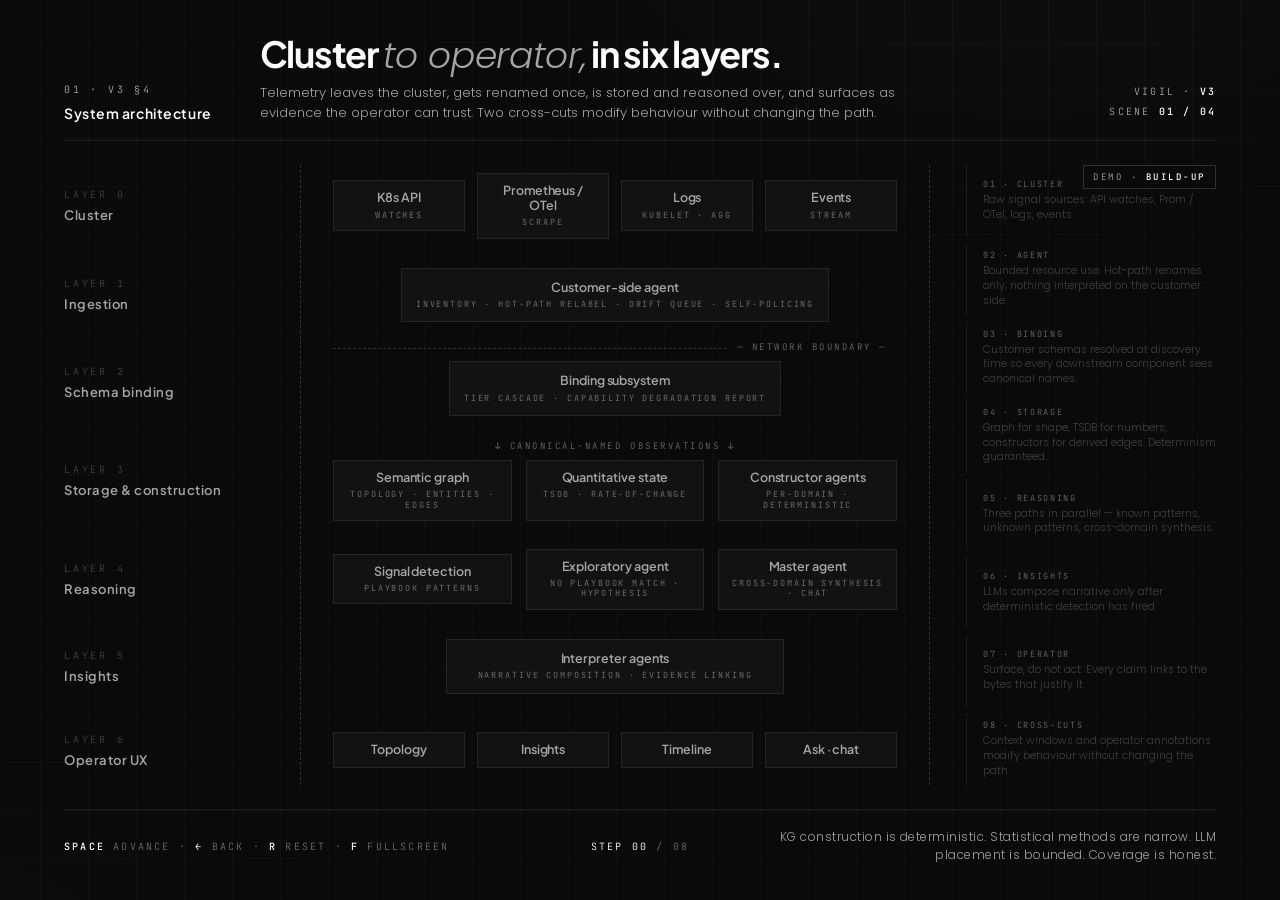
<file: architecture/01_system.html>
<!DOCTYPE html>
<html lang="en">
<head>
<meta charset="UTF-8" />
<meta name="viewport" content="width=device-width, initial-scale=1.0" />
<title>01 — System architecture · Vigil</title>
<link rel="stylesheet" href="shared.css" />
<style>
  .stage {
    position: relative;
    width: 100%;
    height: 100%;
    display: grid;
    grid-template-columns: 200px 1fr 250px;
    gap: 36px;
  }
  .stage__col-layers,
  .stage__col-diagram,
  .stage__col-legend { position: relative; min-height: 0; }
  .stage__col-diagram {
    border-left: 1px dashed var(--rule-strong);
    border-right: 1px dashed var(--rule-strong);
    padding: 0 32px;
  }

  /* ------------------------------------------------------------
     Shared row grid — 7 layer rows. Both columns use it.
     ------------------------------------------------------------ */
  .row-grid {
    display: grid;
    grid-template-rows:
      1.1fr   /* 0 Cluster */
      0.95fr  /* 1 Ingestion (agent) */
      1.05fr  /* 2 Schema binding (net + binding) */
      1.25fr  /* 3 Storage & construction */
      1.05fr  /* 4 Reasoning */
      0.95fr  /* 5 Insights (interpreters) */
      0.95fr; /* 6 Operator UX */
    gap: 14px;
    height: 100%;
    min-height: 0;
  }

  /* Layer labels (left column) */
  .layers .layer-label {
    display: flex;
    flex-direction: column;
    justify-content: center;
    padding: 0;
  }
  .layers .num {
    font-family: var(--mono);
    font-size: 10px;
    letter-spacing: 0.28em;
    color: var(--ink-mute);
    text-transform: uppercase;
    transition: color var(--dur) var(--ease-out);
  }
  .layers .layer-label.is-on .num { color: var(--ink-hi); }
  .layers strong {
    display: block;
    margin-top: 6px;
    font-family: var(--display);
    font-size: 13px;
    font-weight: 600;
    color: var(--ink-mid);
    transition: color var(--dur) var(--ease-out);
  }
  .layers .layer-label.is-on strong { color: var(--ink); }

  /* Each diagram row */
  .lane {
    display: flex;
    align-items: center;
    justify-content: center;
    position: relative;
    min-height: 0;
  }
  .lane--cols-4 { display: grid; grid-template-columns: repeat(4, 1fr); gap: 12px; }
  .lane--cols-3 { display: grid; grid-template-columns: repeat(3, 1fr); gap: 14px; }
  .lane--single { display: flex; }
  .lane--single .node { min-width: 60%; }

  /* Binding lane has the network boundary stacked on top */
  .lane--binding {
    flex-direction: column;
    gap: 0;
  }
  .lane--binding .net {
    width: 100%;
    border-top: 1px dashed var(--rule-strong);
    position: relative;
    height: 0;
    margin-bottom: 12px;
  }
  .lane--binding .net__label {
    position: absolute;
    top: -8px;
    right: 0;
    background: var(--plane);
    padding: 0 10px;
    font-family: var(--mono);
    font-size: 9px;
    letter-spacing: 0.28em;
    text-transform: uppercase;
    color: var(--ink-low);
  }
  .lane--binding .node { min-width: 55%; }

  /* Storage lane has the "canonical observations" label above the 3 nodes */
  .lane--storage {
    flex-direction: column;
    gap: 8px;
  }
  .lane--storage .canon {
    font-family: var(--mono);
    font-size: 9px;
    letter-spacing: 0.28em;
    color: var(--ink-low);
    text-transform: uppercase;
    text-align: center;
  }
  .lane--storage .stor-grid {
    display: grid;
    grid-template-columns: repeat(3, 1fr);
    gap: 14px;
    width: 100%;
  }

  /* Compact node sizing */
  .node {
    padding: 9px 12px 10px;
    font-size: 12.5px;
    text-align: center;
    line-height: 1.22;
  }
  .node small {
    margin-top: 4px;
    font-size: 8.5px;
  }
  .node--hero { padding: 11px 14px 12px; }

  /* Cross-cuts overlay (Context / Annotation) — only at step 8 */
  .crosscuts {
    position: absolute;
    top: 0; bottom: 0;
    left: 0; right: 0;
    pointer-events: none;
    display: flex;
    gap: 32px;
    justify-content: center;
    align-items: stretch;
    padding: 6px 0;
  }
  .crosscut {
    width: 132px;
    border: 1px dashed var(--rule-strong);
    background-image:
      repeating-linear-gradient(135deg, rgba(255,255,255,0.04) 0 6px, transparent 6px 12px);
    position: relative;
    opacity: 0;
    transition: opacity var(--dur) var(--ease-out);
  }
  body[data-step="8"] .crosscut { opacity: 1; border-color: var(--ink-hi); }
  .crosscut__label {
    position: absolute;
    top: 8px; left: 50%;
    transform: translateX(-50%);
    background: var(--plane);
    padding: 3px 9px;
    font-family: var(--mono);
    font-size: 9px;
    letter-spacing: 0.22em;
    text-transform: uppercase;
    color: var(--ink-hi);
    white-space: nowrap;
  }
  .crosscut__hint {
    position: absolute;
    bottom: 8px; left: 50%;
    transform: translateX(-50%);
    background: var(--plane);
    padding: 3px 9px;
    font-family: var(--mono);
    font-size: 9px;
    letter-spacing: 0.22em;
    text-transform: uppercase;
    color: var(--ink-mid);
    white-space: nowrap;
  }

  /* Commentary column */
  .commentary { padding: 0; }
  .commentary .item {
    display: flex;
    align-items: center;
    padding: 6px 0 6px 16px;
    border-left: 1px solid var(--rule);
    min-height: 0;
    overflow: hidden;
    transition: border-color var(--dur) var(--ease-out), color var(--dur) var(--ease-out);
  }
  .commentary .item-body {
    font-family: var(--body);
    font-weight: 300;
    font-size: 10.5px;
    line-height: 1.4;
    color: var(--ink-mute);
    transition: color var(--dur) var(--ease-out);
  }
  .commentary .item.is-on { border-left-color: var(--ink-hi); }
  .commentary .item.is-on .item-body { color: var(--ink); }
  .commentary .item-num {
    display: block;
    font-family: var(--mono);
    font-size: 8.5px;
    letter-spacing: 0.2em;
    text-transform: uppercase;
    color: var(--ink-low);
    margin-bottom: 2px;
  }
  .commentary .item.is-on .item-num { color: var(--ink-hi); }

  /* The commentary column has 8 items mapped to 7 layer rows + a "cross-cuts" item.
     Use its own 8-row grid that lines up roughly with the 7 diagram rows + foot. */
  .commentary.row-grid {
    grid-template-rows: repeat(8, 1fr);
    gap: 7px;
    overflow: hidden;
  }
</style>
</head>
<body data-step="0">
<div class="frame">

  <header class="frame__head">
    <div class="head__num">01 · v3 §4
      <strong>System architecture</strong>
    </div>
    <div>
      <h1 class="head__title">Cluster <em>to operator,</em> in six layers.</h1>
      <p class="head__sub">Telemetry leaves the cluster, gets renamed once, is stored and reasoned over, and surfaces as evidence the operator can trust. Two cross-cuts modify behaviour without changing the path.</p>
    </div>
    <div class="head__meta">
      <div>Vigil · <strong>v3</strong></div>
      <div>scene <strong>01 / 04</strong></div>
    </div>
  </header>

  <section class="frame__stage">
    <div class="demo-pill">Demo · <b>build-up</b></div>

    <div class="stage">

      <!-- LEFT: layer labels -->
      <div class="stage__col-layers">
        <div class="layers row-grid">
          <div class="layer-label" data-reveal="1">
            <span class="num">Layer 0</span><strong>Cluster</strong>
          </div>
          <div class="layer-label" data-reveal="2">
            <span class="num">Layer 1</span><strong>Ingestion</strong>
          </div>
          <div class="layer-label" data-reveal="3">
            <span class="num">Layer 2</span><strong>Schema binding</strong>
          </div>
          <div class="layer-label" data-reveal="4">
            <span class="num">Layer 3</span><strong>Storage &amp; construction</strong>
          </div>
          <div class="layer-label" data-reveal="5">
            <span class="num">Layer 4</span><strong>Reasoning</strong>
          </div>
          <div class="layer-label" data-reveal="6">
            <span class="num">Layer 5</span><strong>Insights</strong>
          </div>
          <div class="layer-label" data-reveal="7">
            <span class="num">Layer 6</span><strong>Operator UX</strong>
          </div>
        </div>
      </div>

      <!-- CENTER: diagram -->
      <div class="stage__col-diagram">

        <!-- cross-cuts (Context / Annotation) — overlay, only at step 8 -->
        <div class="crosscuts">
          <div class="crosscut">
            <div class="crosscut__label">Context</div>
            <div class="crosscut__hint">Maint · chaos · deploys</div>
          </div>
          <div class="crosscut">
            <div class="crosscut__label">Annotation</div>
            <div class="crosscut__hint">Operator feedback</div>
          </div>
        </div>

        <div class="diagram row-grid" style="position:relative; z-index:2;">

          <!-- Layer 0 — Cluster -->
          <div class="lane lane--cols-4">
            <div class="node" data-reveal="1">K8s API <small>watches</small></div>
            <div class="node" data-reveal="1">Prometheus / OTel <small>scrape</small></div>
            <div class="node" data-reveal="1">Logs <small>kubelet · agg</small></div>
            <div class="node" data-reveal="1">Events <small>stream</small></div>
          </div>

          <!-- Layer 1 — Ingestion (customer-side agent) -->
          <div class="lane lane--single">
            <div class="node node--hero" data-reveal="2">
              Customer-side agent
              <small>inventory · hot-path relabel · drift queue · self-policing</small>
            </div>
          </div>

          <!-- Layer 2 — Schema binding (net boundary stacked on top) -->
          <div class="lane lane--binding">
            <div class="net" data-reveal="3">
              <div class="net__label">— network boundary —</div>
            </div>
            <div class="node node--hero" data-reveal="3">
              Binding subsystem
              <small>tier cascade · capability degradation report</small>
            </div>
          </div>

          <!-- Layer 3 — Storage & construction (canonical label on top) -->
          <div class="lane lane--storage">
            <div class="canon" data-reveal="4">↓ canonical-named observations ↓</div>
            <div class="stor-grid">
              <div class="node" data-reveal="4">
                Semantic graph
                <small>topology · entities · edges</small>
              </div>
              <div class="node" data-reveal="4">
                Quantitative state
                <small>TSDB · rate-of-change</small>
              </div>
              <div class="node" data-reveal="4">
                Constructor agents
                <small>per-domain · deterministic</small>
              </div>
            </div>
          </div>

          <!-- Layer 4 — Reasoning -->
          <div class="lane lane--cols-3">
            <div class="node" data-reveal="5">
              Signal detection
              <small>playbook patterns</small>
            </div>
            <div class="node node--warn" data-reveal="5">
              Exploratory agent
              <small>no playbook match · hypothesis</small>
            </div>
            <div class="node node--live" data-reveal="5">
              Master agent
              <small>cross-domain synthesis · chat</small>
            </div>
          </div>

          <!-- Layer 5 — Insights (interpreters) -->
          <div class="lane lane--single">
            <div class="node node--hero" data-reveal="6">
              Interpreter agents
              <small>narrative composition · evidence linking</small>
            </div>
          </div>

          <!-- Layer 6 — Operator UX -->
          <div class="lane lane--cols-4">
            <div class="node" data-reveal="7">Topology</div>
            <div class="node" data-reveal="7">Insights</div>
            <div class="node" data-reveal="7">Timeline</div>
            <div class="node" data-reveal="7">Ask · chat</div>
          </div>

        </div>

      </div>

      <!-- RIGHT: commentary -->
      <div class="stage__col-legend">
        <div class="commentary row-grid">
          <div class="item" data-reveal="1">
            <div class="item-body">
              <span class="item-num">01 · cluster</span>
              Raw signal sources: API watches, Prom / OTel, logs, events.
            </div>
          </div>
          <div class="item" data-reveal="2">
            <div class="item-body">
              <span class="item-num">02 · agent</span>
              Bounded resource use. Hot-path renames only; nothing interpreted on the customer side.
            </div>
          </div>
          <div class="item" data-reveal="3">
            <div class="item-body">
              <span class="item-num">03 · binding</span>
              Customer schemas resolved at discovery time so every downstream component sees canonical names.
            </div>
          </div>
          <div class="item" data-reveal="4">
            <div class="item-body">
              <span class="item-num">04 · storage</span>
              Graph for shape, TSDB for numbers, constructors for derived edges. Determinism guaranteed.
            </div>
          </div>
          <div class="item" data-reveal="5">
            <div class="item-body">
              <span class="item-num">05 · reasoning</span>
              Three paths in parallel — known patterns, unknown patterns, cross-domain synthesis.
            </div>
          </div>
          <div class="item" data-reveal="6">
            <div class="item-body">
              <span class="item-num">06 · insights</span>
              LLMs compose narrative <em>only</em> after deterministic detection has fired.
            </div>
          </div>
          <div class="item" data-reveal="7">
            <div class="item-body">
              <span class="item-num">07 · operator</span>
              Surface, do not act. Every claim links to the bytes that justify it.
            </div>
          </div>
          <div class="item" data-reveal="8">
            <div class="item-body">
              <span class="item-num">08 · cross-cuts</span>
              Context windows and operator annotations modify behaviour without changing the path.
            </div>
          </div>
        </div>
      </div>

    </div>
  </section>

  <footer class="frame__foot">
    <div class="foot__hint">
      <b>SPACE</b> advance · <b>←</b> back · <b>R</b> reset · <b>F</b> fullscreen
    </div>
    <div class="foot__step">
      Step <span data-step-label>00</span> <span class="total">/ <span data-step-total>08</span></span>
    </div>
    <div class="foot__caption">
      KG construction is deterministic. Statistical methods are narrow. LLM placement is bounded. Coverage is honest.
    </div>
  </footer>

</div>

<script>window.TOTAL_STEPS = 8;</script>
<script src="shared.js"></script>
</body>
</html>
</file>
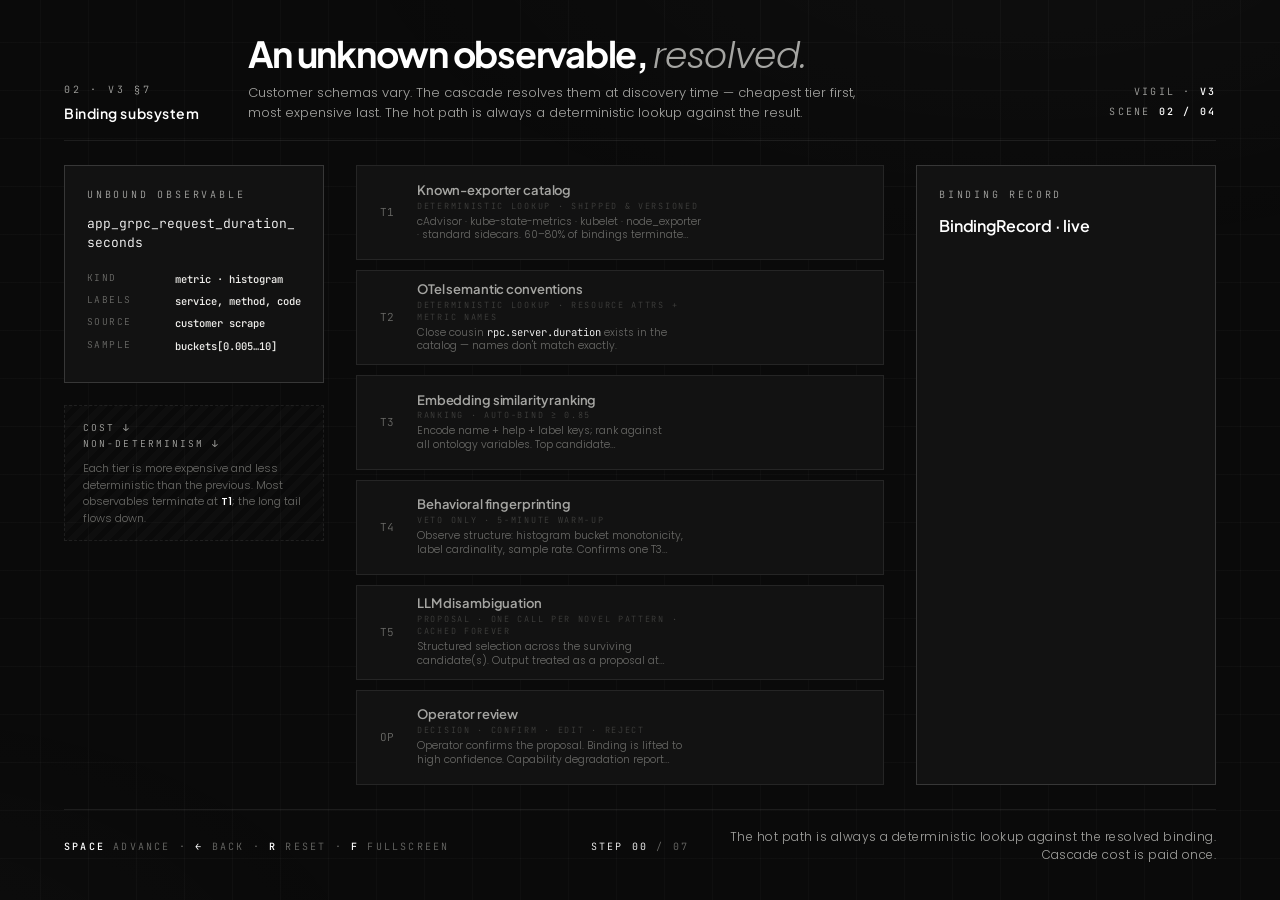
<file: architecture/02_binding.html>
<!DOCTYPE html>
<html lang="en">
<head>
<meta charset="UTF-8" />
<meta name="viewport" content="width=device-width, initial-scale=1.0" />
<title>02 — Binding cascade · Vigil</title>
<link rel="stylesheet" href="shared.css" />
<style>
  .stage {
    position: relative;
    width: 100%;
    height: 100%;
    display: grid;
    grid-template-columns: 260px 1fr 300px;
    grid-template-rows: 1fr;
    gap: 32px;
    min-height: 0;
    overflow: hidden;
  }
  .col { position: relative; min-height: 0; min-width: 0; overflow: hidden; }

  /* ---------- LEFT: observable card ---------- */
  .obs-card {
    border: 1px solid var(--rule-strong);
    background: var(--surface);
    padding: 22px;
    transition: border-color var(--dur) var(--ease-out), background var(--dur) var(--ease-out);
  }
  .obs-card.is-on { border-color: var(--ink-hi); background: var(--surface-2); }
  .obs-card__role {
    font-family: var(--mono);
    font-size: 10px;
    letter-spacing: 0.28em;
    text-transform: uppercase;
    color: var(--ink-mid);
    margin-bottom: 14px;
  }
  .obs-card.is-on .obs-card__role { color: var(--ink-hi); }
  .obs-card__name {
    font-family: var(--mono);
    font-size: 13px;
    color: var(--ink-hi);
    word-break: break-all;
    margin-bottom: 18px;
    line-height: 1.45;
  }
  .obs-card__row {
    display: grid;
    grid-template-columns: 78px 1fr;
    gap: 10px;
    font-family: var(--mono);
    font-size: 10.5px;
    line-height: 1.55;
    color: var(--ink-mid);
    margin-bottom: 6px;
  }
  .obs-card__row b { color: var(--ink); font-weight: 500; }
  .obs-card__key { color: var(--ink-low); letter-spacing: 0.15em; text-transform: uppercase; font-size: 9.5px; }

  .cost-axis {
    margin-top: 22px;
    padding: 14px 18px;
    border: 1px dashed var(--rule);
    font-family: var(--mono);
    font-size: 9.5px;
    letter-spacing: 0.22em;
    text-transform: uppercase;
    color: var(--ink-mid);
    line-height: 1.7;
    background-image:
      repeating-linear-gradient(135deg, rgba(255,255,255,0.02) 0 6px, transparent 6px 12px);
  }
  .cost-axis b { color: var(--ink-hi); font-weight: 500; }

  /* ---------- CENTER: tier cascade ---------- */
  .cascade {
    display: grid;
    grid-template-rows: repeat(6, 1fr);
    gap: 10px;
    height: 100%;
    min-height: 0;
    overflow: hidden;
  }
  .tier {
    position: relative;
    border: 1px solid var(--rule);
    background: var(--surface);
    padding: 10px 18px 11px;
    display: grid;
    grid-template-columns: 24px 1fr auto;
    gap: 18px;
    align-items: center;
    min-height: 0;
    overflow: hidden;
    transition:
      border-color var(--dur) var(--ease-out),
      color var(--dur) var(--ease-out),
      background var(--dur) var(--ease-out);
  }
  .tier.is-on { border-color: var(--ink-hi); background: var(--surface-2); }
  .tier.is-active {
    border-color: var(--ink-hi);
    background: var(--surface-2);
    box-shadow: inset 4px 0 0 var(--ink-hi);
  }
  .tier__num {
    font-family: var(--mono);
    font-size: 11px;
    letter-spacing: 0.04em;
    color: var(--ink-low);
    text-align: center;
    transition: color var(--dur) var(--ease-out);
  }
  .tier.is-on .tier__num { color: var(--ink-hi); }
  .tier__main { min-width: 0; }
  .tier__name {
    font-family: var(--display);
    font-size: 13px;
    font-weight: 600;
    letter-spacing: -0.01em;
    color: var(--ink-mid);
    line-height: 1.15;
    transition: color var(--dur) var(--ease-out);
  }
  .tier.is-on .tier__name { color: var(--ink-hi); }
  .tier__mode {
    margin-top: 2px;
    font-family: var(--mono);
    font-size: 8.5px;
    letter-spacing: 0.2em;
    text-transform: uppercase;
    color: var(--ink-mute);
    transition: color var(--dur) var(--ease-out);
  }
  .tier.is-on .tier__mode { color: var(--ink-mid); }
  .tier__desc {
    margin-top: 3px;
    font-family: var(--body);
    font-weight: 300;
    font-size: 10.5px;
    line-height: 1.3;
    /* Cap description to 2 lines so tier height stays bounded */
    display: -webkit-box;
    -webkit-line-clamp: 2;
    -webkit-box-orient: vertical;
    overflow: hidden;
    color: var(--ink-low);
    transition: color var(--dur) var(--ease-out);
    max-width: 520px;
  }
  .tier.is-on .tier__desc { color: var(--ink-mid); }

  .verdict {
    font-family: var(--mono);
    font-size: 9.5px;
    letter-spacing: 0.22em;
    text-transform: uppercase;
    padding: 6px 11px;
    border: 1px solid var(--rule);
    color: var(--ink-low);
    white-space: nowrap;
    opacity: 0;
    transform: translateX(8px);
    transition:
      opacity var(--dur) var(--ease-out),
      transform var(--dur) var(--ease-out),
      color var(--dur) var(--ease-out),
      border-color var(--dur) var(--ease-out),
      background var(--dur) var(--ease-out);
  }
  .tier.is-on .verdict { opacity: 1; transform: translateX(0); }
  .verdict--pass    { color: var(--ink); border-color: var(--rule-strong); }
  .verdict--below   { color: var(--ink-hi); border-color: var(--ink-hi); background-image:
    repeating-linear-gradient(135deg, rgba(255,255,255,0.05) 0 6px, transparent 6px 12px); }
  .verdict--veto    { color: var(--ink-hi); border-color: var(--ink-hi); }
  .verdict--proposal{ color: var(--ink-hi); border-color: var(--ink-hi); background-image:
    repeating-linear-gradient(135deg, rgba(255,255,255,0.05) 0 6px, transparent 6px 12px); }
  .verdict--confirm { color: var(--plane); background: var(--ink-hi); border-color: var(--ink-hi); }

  .tier__connector {
    position: absolute;
    bottom: -10px;
    left: 36px;
    width: 1px;
    height: 10px;
    background: var(--rule);
    transition: background var(--dur) var(--ease-out);
  }
  .tier.is-on .tier__connector { background: var(--ink-hi); }
  .tier:last-child .tier__connector { display: none; }

  /* ---------- RIGHT: binding record ---------- */
  .record {
    border: 1px solid var(--rule-strong);
    background: var(--surface);
    padding: 22px;
    height: 100%;
    min-height: 0;
    overflow: hidden;
    display: flex;
    flex-direction: column;
    transition: border-color var(--dur) var(--ease-out);
  }
  body[data-step="7"] .record { border-color: var(--ink-hi); }
  .record__role {
    font-family: var(--mono);
    font-size: 10px;
    letter-spacing: 0.28em;
    text-transform: uppercase;
    color: var(--ink-mid);
    margin-bottom: 14px;
  }
  .record__title {
    font-family: var(--display);
    font-size: 16px;
    font-weight: 600;
    color: var(--ink-hi);
    margin-bottom: 16px;
    letter-spacing: -0.01em;
  }
  .record__body {
    font-family: var(--mono);
    font-size: 11.5px;
    line-height: 1.65;
    color: var(--ink);
    flex: 1;
    overflow: auto;
  }
  .field {
    display: grid;
    grid-template-columns: 1fr;
    margin-bottom: 8px;
    opacity: 0;
    transition: opacity var(--dur) var(--ease-out);
  }
  .field.is-on { opacity: 1; }
  .field__key {
    color: var(--ink-low);
    font-size: 9px;
    letter-spacing: 0.22em;
    text-transform: uppercase;
  }
  .field__val {
    color: var(--ink);
    word-break: break-all;
  }
  .field__val--hi { color: var(--ink-hi); }
  .field__val--warn {
    background-image: repeating-linear-gradient(135deg, rgba(255,255,255,0.04) 0 4px, transparent 4px 8px);
    padding: 2px 6px;
    display: inline-block;
  }
  .prov-list { display: flex; flex-direction: column; gap: 3px; margin-top: 2px; }
  .prov {
    display: grid;
    grid-template-columns: 24px 1fr;
    gap: 8px;
    font-size: 10.5px;
    color: var(--ink-mid);
    opacity: 0;
    transition: opacity var(--dur) var(--ease-out);
  }
  .prov.is-on { opacity: 1; }
  .prov b { color: var(--ink-hi); font-weight: 500; }
  .prov .num { color: var(--ink-low); }

  .record__final {
    margin-top: 18px;
    padding: 16px;
    border: 1px dashed var(--rule);
    opacity: 0;
    transition: opacity var(--dur) var(--ease-out), border-color var(--dur) var(--ease-out);
  }
  body[data-step="7"] .record__final { opacity: 1; border-color: var(--ink-hi); }
  .record__final-title {
    font-family: var(--mono);
    font-size: 9px;
    letter-spacing: 0.28em;
    text-transform: uppercase;
    color: var(--ink-hi);
    margin-bottom: 10px;
  }
  .record__final-body {
    font-family: var(--body);
    font-weight: 300;
    font-size: 12px;
    line-height: 1.55;
    color: var(--ink);
  }
  .record__final-body b { color: var(--ink-hi); font-weight: 500; }
</style>
</head>
<body data-step="0">
<div class="frame">

  <header class="frame__head">
    <div class="head__num">02 · v3 §7
      <strong>Binding subsystem</strong>
    </div>
    <div>
      <h1 class="head__title">An unknown observable, <em>resolved.</em></h1>
      <p class="head__sub">Customer schemas vary. The cascade resolves them at discovery time — cheapest tier first, most expensive last. The hot path is always a deterministic lookup against the result.</p>
    </div>
    <div class="head__meta">
      <div>Vigil · <strong>v3</strong></div>
      <div>scene <strong>02 / 04</strong></div>
    </div>
  </header>

  <section class="frame__stage">
    <div class="demo-pill">Demo · <b>scenario</b></div>

    <div class="stage">

      <!-- LEFT: observable card + cost axis -->
      <div class="col">
        <div class="obs-card" data-reveal="1">
          <div class="obs-card__role">Unbound observable</div>
          <div class="obs-card__name">app_grpc_request_<wbr/>duration_seconds</div>
          <div class="obs-card__row"><span class="obs-card__key">kind</span><b>metric · histogram</b></div>
          <div class="obs-card__row"><span class="obs-card__key">labels</span><b>service, method, code</b></div>
          <div class="obs-card__row"><span class="obs-card__key">source</span><b>customer scrape</b></div>
          <div class="obs-card__row"><span class="obs-card__key">sample</span><b>buckets[0.005…10]</b></div>
        </div>

        <div class="cost-axis">
          <div>cost ↓</div>
          <div>non-determinism ↓</div>
          <div style="margin-top:8px;color:var(--ink-low);text-transform:none;letter-spacing:0;font-family:var(--body);font-weight:300;font-size:11px;line-height:1.5;">
            Each tier is more expensive and less deterministic than the previous. Most observables terminate at <b style="color:var(--ink-hi);font-weight:500;">T1</b>; the long tail flows down.
          </div>
        </div>
      </div>

      <!-- CENTER: tier cascade -->
      <div class="col">
        <div class="cascade">

          <div class="tier" data-reveal="2">
            <div class="tier__num">T1</div>
            <div class="tier__main">
              <div class="tier__name">Known-exporter catalog</div>
              <div class="tier__mode">Deterministic lookup · shipped &amp; versioned</div>
              <div class="tier__desc">cAdvisor · kube-state-metrics · kubelet · node_exporter · standard sidecars. 60–80% of bindings terminate here.</div>
            </div>
            <div class="verdict verdict--pass">No match · pass</div>
            <div class="tier__connector"></div>
          </div>

          <div class="tier" data-reveal="3">
            <div class="tier__num">T2</div>
            <div class="tier__main">
              <div class="tier__name">OTel semantic conventions</div>
              <div class="tier__mode">Deterministic lookup · resource attrs + metric names</div>
              <div class="tier__desc">Close cousin <code style="font-family:var(--mono);color:var(--ink-hi);">rpc.server.duration</code> exists in the catalog — names don't match exactly.</div>
            </div>
            <div class="verdict verdict--pass">No match · pass</div>
            <div class="tier__connector"></div>
          </div>

          <div class="tier" data-reveal="4">
            <div class="tier__num">T3</div>
            <div class="tier__main">
              <div class="tier__name">Embedding similarity ranking</div>
              <div class="tier__mode">Ranking · auto-bind ≥ 0.85</div>
              <div class="tier__desc">Encode name + help + label keys; rank against all ontology variables. Top candidate <code style="font-family:var(--mono);color:var(--ink-hi);">var_rpc_server_duration</code> at 0.79.</div>
            </div>
            <div class="verdict verdict--below">0.79 &lt; 0.85 · pass</div>
            <div class="tier__connector"></div>
          </div>

          <div class="tier" data-reveal="5">
            <div class="tier__num">T4</div>
            <div class="tier__main">
              <div class="tier__name">Behavioral fingerprinting</div>
              <div class="tier__mode">Veto only · 5-minute warm-up</div>
              <div class="tier__desc">Observe structure: histogram bucket monotonicity, label cardinality, sample rate. Confirms one T3 candidate; falsifies two.</div>
            </div>
            <div class="verdict verdict--veto">1 of 3 confirmed</div>
            <div class="tier__connector"></div>
          </div>

          <div class="tier" data-reveal="6">
            <div class="tier__num">T5</div>
            <div class="tier__main">
              <div class="tier__name">LLM disambiguation</div>
              <div class="tier__mode">Proposal · one call per novel pattern · cached forever</div>
              <div class="tier__desc">Structured selection across the surviving candidate(s). Output treated as a proposal at medium confidence — requires operator confirmation.</div>
            </div>
            <div class="verdict verdict--proposal">Proposal · medium</div>
            <div class="tier__connector"></div>
          </div>

          <div class="tier" data-reveal="7">
            <div class="tier__num">OP</div>
            <div class="tier__main">
              <div class="tier__name">Operator review</div>
              <div class="tier__mode">Decision · confirm · edit · reject</div>
              <div class="tier__desc">Operator confirms the proposal. Binding is lifted to high confidence. Capability degradation report removes the dependent playbook from the degraded list.</div>
            </div>
            <div class="verdict verdict--confirm">Confirmed · bound</div>
          </div>

        </div>
      </div>

      <!-- RIGHT: BindingRecord -->
      <div class="col">
        <div class="record">
          <div class="record__role">Binding record</div>
          <div class="record__title">BindingRecord · live</div>

          <div class="record__body">
            <div class="field" data-reveal="1">
              <span class="field__key">observable_signature</span>
              <span class="field__val">sha:7c4a…f201</span>
            </div>
            <div class="field" data-reveal="1">
              <span class="field__key">observable_kind</span>
              <span class="field__val">metric · histogram</span>
            </div>
            <div class="field" data-reveal="1">
              <span class="field__key">binding_state</span>
              <span class="field__val field__val--warn">unresolved</span>
            </div>

            <div class="field" data-reveal="2" style="margin-top:14px;">
              <span class="field__key">provenance trail</span>
            </div>
            <div class="prov-list">
              <div class="prov" data-reveal="2"><span class="num">T1</span><span>catalog · <b>no match</b></span></div>
              <div class="prov" data-reveal="3"><span class="num">T2</span><span>otel · <b>no match</b></span></div>
              <div class="prov" data-reveal="4"><span class="num">T3</span><span>embedding · top 0.79 · <b>&lt; 0.85</b></span></div>
              <div class="prov" data-reveal="5"><span class="num">T4</span><span>fingerprint · <b>1 of 3 confirmed</b></span></div>
              <div class="prov" data-reveal="6"><span class="num">T5</span><span>llm · proposal <b>var_rpc_server_duration_seconds</b> @ medium</span></div>
              <div class="prov" data-reveal="7"><span class="num">OP</span><span>operator · <b>confirmed</b> @ 14:02:11</span></div>
            </div>

            <div class="field" data-reveal="7" style="margin-top:14px;">
              <span class="field__key">canonical_variable_id</span>
              <span class="field__val field__val--hi">var_rpc_server_duration_seconds</span>
            </div>
            <div class="field" data-reveal="7">
              <span class="field__key">binding_state</span>
              <span class="field__val field__val--hi">bound</span>
            </div>
            <div class="field" data-reveal="7">
              <span class="field__key">confidence_tier</span>
              <span class="field__val field__val--hi">high · operator-lifted</span>
            </div>
          </div>

          <div class="record__final">
            <div class="record__final-title">Capability degradation report · diff</div>
            <div class="record__final-body">
              <b>RPC latency cascade</b> playbook restored to <b>fully_active</b>. One row leaves the degraded list. The operator sees the change in the Capability report card.
            </div>
          </div>
        </div>
      </div>

    </div>
  </section>

  <footer class="frame__foot">
    <div class="foot__hint">
      <b>SPACE</b> advance · <b>←</b> back · <b>R</b> reset · <b>F</b> fullscreen
    </div>
    <div class="foot__step">
      Step <span data-step-label>00</span> <span class="total">/ <span data-step-total>07</span></span>
    </div>
    <div class="foot__caption">
      The hot path is always a deterministic lookup against the resolved binding. Cascade cost is paid once.
    </div>
  </footer>

</div>

<script>window.TOTAL_STEPS = 7;</script>
<script src="shared.js"></script>
<script>
  // Mark the "active" tier (most-recently revealed) for the inset highlight.
  (function () {
    const tiers = Array.from(document.querySelectorAll('.tier'));
    function syncActive() {
      const step = parseInt(document.body.getAttribute('data-step'), 10) || 0;
      tiers.forEach((t) => {
        const at = parseInt(t.getAttribute('data-reveal'), 10);
        t.classList.toggle('is-active', step === at);
      });
    }
    new MutationObserver(syncActive).observe(document.body, { attributes: true, attributeFilter: ['data-step'] });
    syncActive();
  })();
</script>
</body>
</html>
</file>
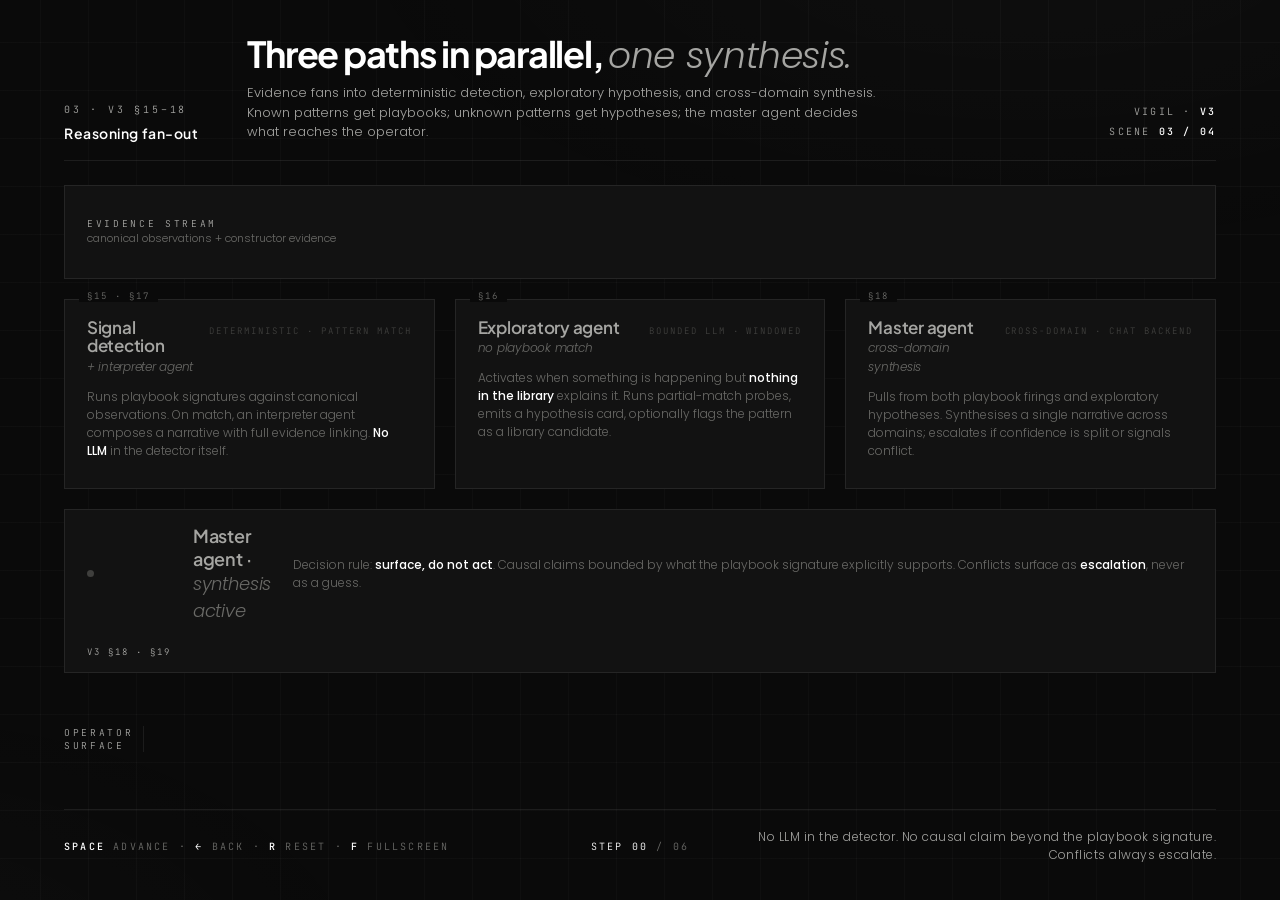
<file: architecture/03_reasoning.html>
<!DOCTYPE html>
<html lang="en">
<head>
<meta charset="UTF-8" />
<meta name="viewport" content="width=device-width, initial-scale=1.0" />
<title>03 — Reasoning fan-out · Vigil</title>
<link rel="stylesheet" href="shared.css" />
<style>
  .stage {
    position: relative;
    width: 100%;
    height: 100%;
    display: grid;
    grid-template-rows: auto 1fr auto auto;
    gap: 20px;
    min-height: 0;
  }

  /* ---------- 1) Evidence stream ---------- */
  .stream {
    border: 1px solid var(--rule);
    background: var(--surface);
    padding: 14px 22px;
    display: grid;
    grid-template-columns: auto 1fr;
    gap: 26px;
    align-items: center;
    transition: border-color var(--dur) var(--ease-out), background var(--dur) var(--ease-out);
  }
  .stream.is-on { border-color: var(--ink-hi); background: var(--surface-2); }
  .stream__label {
    font-family: var(--mono);
    font-size: 9.5px;
    letter-spacing: 0.28em;
    text-transform: uppercase;
    color: var(--ink-mid);
    transition: color var(--dur) var(--ease-out);
  }
  .stream.is-on .stream__label { color: var(--ink-hi); }
  .stream__items {
    display: flex;
    gap: 12px;
    flex-wrap: wrap;
    align-items: center;
  }
  .ev {
    font-family: var(--mono);
    font-size: 10.5px;
    color: var(--ink-mid);
    border: 1px solid var(--rule);
    padding: 5px 10px;
    background: var(--plane);
    display: inline-flex;
    align-items: center;
    gap: 8px;
    opacity: 0;
    transform: translateX(-6px);
    transition: opacity .5s var(--ease-out), transform .5s var(--ease-out);
  }
  .stream.is-on .ev { opacity: 1; transform: translateX(0); }
  .ev b { color: var(--ink-hi); font-weight: 500; }
  .ev__t { color: var(--ink-low); letter-spacing: 0.04em; }
  .ev__dot {
    width: 6px; height: 6px;
    border-radius: 50%;
    background: var(--ink-mid);
  }
  .ev--live .ev__dot {
    background: var(--ink-hi);
    box-shadow: 0 0 0 3px rgba(255,255,255,0.14);
  }
  .ev--warn .ev__dot {
    background: transparent;
    border: 1px solid var(--ink-hi);
    width: 7px; height: 7px;
  }

  /* ---------- 2) Three reasoning lanes ---------- */
  .fans {
    display: grid;
    grid-template-columns: 1fr 1fr 1fr;
    gap: 20px;
    min-height: 0;
  }
  .fan {
    border: 1px solid var(--rule);
    background: var(--surface);
    padding: 18px 22px;
    display: grid;
    grid-template-rows: auto auto 1fr auto;
    gap: 14px;
    min-height: 0;
    position: relative;
    transition: border-color var(--dur) var(--ease-out), background var(--dur) var(--ease-out);
  }
  .fan.is-on { border-color: var(--ink-hi); background: var(--surface-2); }

  .fan__head {
    display: grid;
    grid-template-columns: 1fr auto;
    gap: 10px;
    align-items: baseline;
  }
  .fan__name {
    font-family: var(--display);
    font-size: 17px;
    font-weight: 600;
    letter-spacing: -0.015em;
    color: var(--ink-mid);
    line-height: 1.1;
    transition: color var(--dur) var(--ease-out);
  }
  .fan.is-on .fan__name { color: var(--ink-hi); }
  .fan__name em {
    font-family: var(--body);
    font-style: italic;
    font-weight: 300;
    color: var(--ink-low);
    font-size: 12px;
  }
  .fan__mode {
    font-family: var(--mono);
    font-size: 9px;
    letter-spacing: 0.22em;
    text-transform: uppercase;
    color: var(--ink-mute);
    transition: color var(--dur) var(--ease-out);
  }
  .fan.is-on .fan__mode { color: var(--ink-mid); }

  .fan__desc {
    font-family: var(--body);
    font-weight: 300;
    font-size: 12px;
    line-height: 1.5;
    color: var(--ink-low);
    transition: color var(--dur) var(--ease-out);
  }
  .fan.is-on .fan__desc { color: var(--ink-mid); }
  .fan__desc b { color: var(--ink-hi); font-weight: 500; }

  .fan__output {
    border: 1px dashed var(--rule);
    padding: 12px;
    opacity: 0;
    transform: translateY(6px);
    transition: opacity var(--dur) var(--ease-out), transform var(--dur) var(--ease-out), border-color var(--dur) var(--ease-out);
  }
  .fan__output.is-on {
    opacity: 1;
    transform: translateY(0);
    border-color: var(--ink-hi);
  }
  .fan__output-kind {
    font-family: var(--mono);
    font-size: 9px;
    letter-spacing: 0.22em;
    text-transform: uppercase;
    color: var(--ink-hi);
    margin-bottom: 6px;
  }
  .fan__output-title {
    font-family: var(--display);
    font-size: 14px;
    font-weight: 600;
    color: var(--ink-hi);
    letter-spacing: -0.01em;
    line-height: 1.2;
    margin-bottom: 5px;
  }
  .fan__output-body {
    font-family: var(--body);
    font-weight: 300;
    font-size: 11.5px;
    line-height: 1.5;
    color: var(--ink-mid);
  }
  .fan__output--warn {
    background-image:
      repeating-linear-gradient(135deg, rgba(255,255,255,0.04) 0 6px, transparent 6px 12px);
  }

  .fan__foot {
    font-family: var(--mono);
    font-size: 9px;
    letter-spacing: 0.22em;
    text-transform: uppercase;
    color: var(--ink-low);
    padding-top: 8px;
    border-top: 1px solid var(--rule);
    display: flex;
    justify-content: space-between;
    gap: 10px;
  }
  .fan.is-on .fan__foot { color: var(--ink-mid); }
  .fan__foot b { color: var(--ink-hi); font-weight: 500; }

  /* Section pip on top-left */
  .fan__pip {
    position: absolute;
    top: -10px;
    left: 14px;
    background: var(--plane);
    padding: 0 8px;
    font-family: var(--mono);
    font-size: 9px;
    letter-spacing: 0.22em;
    text-transform: uppercase;
    color: var(--ink-low);
    transition: color var(--dur) var(--ease-out);
  }
  .fan.is-on .fan__pip { color: var(--ink-hi); }

  /* ---------- 3) Master agent (wide) ---------- */
  .master {
    border: 1px solid var(--rule);
    background: var(--surface);
    padding: 14px 22px;
    display: grid;
    grid-template-columns: auto 1fr auto;
    gap: 22px;
    align-items: center;
    transition: border-color var(--dur) var(--ease-out), background var(--dur) var(--ease-out);
    position: relative;
  }
  .master.is-on { border-color: var(--ink-hi); background: var(--surface-2); }
  .master__name {
    font-family: var(--display);
    font-size: 18px;
    font-weight: 600;
    letter-spacing: -0.01em;
    color: var(--ink-mid);
    transition: color var(--dur) var(--ease-out);
  }
  .master.is-on .master__name { color: var(--ink-hi); }
  .master__name em {
    font-family: var(--body);
    font-style: italic;
    font-weight: 300;
    color: var(--ink-low);
  }
  .master__body {
    font-family: var(--body);
    font-weight: 300;
    font-size: 12px;
    line-height: 1.5;
    color: var(--ink-low);
    transition: color var(--dur) var(--ease-out);
  }
  .master.is-on .master__body { color: var(--ink-mid); }
  .master__body b { color: var(--ink-hi); font-weight: 500; }
  .master__live {
    width: 7px; height: 7px;
    border-radius: 50%;
    background: var(--ink-mute);
    transition: background var(--dur) var(--ease-out), box-shadow var(--dur) var(--ease-out);
  }
  .master.is-on .master__live {
    background: var(--ink-hi);
    box-shadow: 0 0 0 4px rgba(255,255,255,0.15);
    animation: livepulse 1.4s ease-in-out infinite;
  }

  /* ---------- 4) Operator surface ---------- */
  .ops {
    display: grid;
    grid-template-columns: auto 1fr 1fr 1fr;
    gap: 14px;
    align-items: stretch;
  }
  .ops__role {
    align-self: center;
    font-family: var(--mono);
    font-size: 9.5px;
    letter-spacing: 0.28em;
    text-transform: uppercase;
    color: var(--ink-mid);
    padding-right: 10px;
    border-right: 1px solid var(--rule);
  }
  .op-card {
    border: 1px solid var(--rule);
    background: var(--surface);
    padding: 12px 14px;
    opacity: 0;
    transform: translateY(6px);
    transition: opacity var(--dur) var(--ease-out), transform var(--dur) var(--ease-out), border-color var(--dur) var(--ease-out);
  }
  .op-card.is-on {
    opacity: 1;
    transform: translateY(0);
    border-color: var(--ink-hi);
  }
  .op-card__kind {
    font-family: var(--mono);
    font-size: 9px;
    letter-spacing: 0.22em;
    text-transform: uppercase;
    color: var(--ink-hi);
    margin-bottom: 4px;
  }
  .op-card__title {
    font-family: var(--display);
    font-size: 13px;
    font-weight: 600;
    color: var(--ink-hi);
    letter-spacing: -0.01em;
    line-height: 1.2;
    margin-bottom: 3px;
  }
  .op-card__meta {
    font-family: var(--body);
    font-weight: 300;
    font-size: 11px;
    line-height: 1.45;
    color: var(--ink-mid);
  }
  .op-card--warn {
    background-image:
      repeating-linear-gradient(135deg, rgba(255,255,255,0.04) 0 6px, transparent 6px 12px);
  }
  .op-card--solid {
    background: var(--ink-hi);
  }
  .op-card--solid .op-card__kind { color: var(--plane); }
  .op-card--solid .op-card__title { color: var(--plane); }
  .op-card--solid .op-card__meta { color: rgba(10,10,10,0.7); }
</style>
</head>
<body data-step="0">
<div class="frame">

  <header class="frame__head">
    <div class="head__num">03 · v3 §15–18
      <strong>Reasoning fan-out</strong>
    </div>
    <div>
      <h1 class="head__title">Three paths in parallel, <em>one synthesis.</em></h1>
      <p class="head__sub">Evidence fans into deterministic detection, exploratory hypothesis, and cross-domain synthesis. Known patterns get playbooks; unknown patterns get hypotheses; the master agent decides what reaches the operator.</p>
    </div>
    <div class="head__meta">
      <div>Vigil · <strong>v3</strong></div>
      <div>scene <strong>03 / 04</strong></div>
    </div>
  </header>

  <section class="frame__stage">
    <div class="demo-pill">Demo · <b>parallel reasoning</b></div>

    <div class="stage">

      <!-- 1) Evidence stream -->
      <div class="stream" data-reveal="1">
        <div class="stream__label">Evidence stream<br><span style="font-family:var(--body);font-weight:300;text-transform:none;letter-spacing:0;color:var(--ink-low);font-size:11px;">canonical observations + constructor evidence</span></div>
        <div class="stream__items">
          <div class="ev"><span class="ev__t">14:01:42</span><span class="ev__dot"></span><b>pod.currency</b> · restart count 3 → 4</div>
          <div class="ev ev--warn"><span class="ev__t">14:02:09</span><span class="ev__dot"></span><b>heap_used</b> 524M &gt; 0.85 × limit</div>
          <div class="ev ev--live"><span class="ev__t">14:02:11</span><span class="ev__dot"></span><b>event</b> OOMKilled · ns=shop</div>
          <div class="ev"><span class="ev__t">14:02:11</span><span class="ev__dot"></span><b>pvc-cart</b> read latency p95 ↑</div>
        </div>
      </div>

      <!-- 2) Three lanes -->
      <div class="fans">

        <!-- Lane A: Signal detection + interpreter -->
        <div class="fan" data-reveal="2">
          <div class="fan__pip">§15 · §17</div>
          <div class="fan__head">
            <div class="fan__name">Signal detection<br><em>+ interpreter agent</em></div>
            <div class="fan__mode">Deterministic · pattern match</div>
          </div>
          <div class="fan__desc">
            Runs playbook signatures against canonical observations. On match, an interpreter agent composes a narrative with full evidence linking. <b>No LLM</b> in the detector itself.
          </div>
          <div class="fan__output" data-reveal="3">
            <div class="fan__output-kind">Playbook fires · narrated</div>
            <div class="fan__output-title">Memory pressure cascade on <em>currencyservice</em></div>
            <div class="fan__output-body">Pattern: heap_used &gt; 0.85 × limit for 90s, then OOMKilled. Affects: shop / currency. 1 playbook signature matched.</div>
          </div>
          <div class="fan__foot"><span>Pattern lib · v3.2.1</span><span><b>active</b></span></div>
        </div>

        <!-- Lane B: Exploratory agent -->
        <div class="fan" data-reveal="2">
          <div class="fan__pip">§16</div>
          <div class="fan__head">
            <div class="fan__name">Exploratory agent<br><em>no playbook match</em></div>
            <div class="fan__mode">Bounded LLM · windowed</div>
          </div>
          <div class="fan__desc">
            Activates when something is happening but <b>nothing in the library</b> explains it. Runs partial-match probes, emits a hypothesis card, optionally flags the pattern as a library candidate.
          </div>
          <div class="fan__output fan__output--warn" data-reveal="4">
            <div class="fan__output-kind">Hypothesis · candidate</div>
            <div class="fan__output-title">Unbound restarts on <em>node-b</em></div>
            <div class="fan__output-body">Partial match: 2 of 4 signals on "node-pressure cascade" template. Probe: kubelet evictions climbing. Flagged for pattern-library review.</div>
          </div>
          <div class="fan__foot"><span>Cost budget · within limit</span><span><b>candidate</b></span></div>
        </div>

        <!-- Lane C: Master agent -->
        <div class="fan" data-reveal="2">
          <div class="fan__pip">§18</div>
          <div class="fan__head">
            <div class="fan__name">Master agent<br><em>cross-domain synthesis</em></div>
            <div class="fan__mode">Cross-domain · chat backend</div>
          </div>
          <div class="fan__desc">
            Pulls from both playbook firings and exploratory hypotheses. Synthesises a single narrative across domains; escalates if confidence is split or signals conflict.
          </div>
          <div class="fan__output" data-reveal="5">
            <div class="fan__output-kind">Synthesis · escalation</div>
            <div class="fan__output-title">Conflict in attribution<br><em style="font-family:var(--body);font-style:italic;color:var(--ink-mid);font-weight:300;">memory origin vs storage origin</em></div>
            <div class="fan__output-body">Two paths fit the evidence: heap-origin (lane A) and pvc-latency-origin (lane B fragment). Asking operator to pick.</div>
          </div>
          <div class="fan__foot"><span>State · awaiting operator</span><span><b>escalate</b></span></div>
        </div>

      </div>

      <!-- 3) Master-agent live indicator strip -->
      <div class="master" data-reveal="5">
        <div class="master__live"></div>
        <div class="master__name">Master agent · <em>synthesis active</em></div>
        <div class="master__body">
          Decision rule: <b>surface, do not act</b>. Causal claims bounded by what the playbook signature explicitly supports. Conflicts surface as <b>escalation</b>, never as a guess.
        </div>
        <div style="font-family:var(--mono);font-size:9px;letter-spacing:0.22em;text-transform:uppercase;color:var(--ink-mid);">v3 §18 · §19</div>
      </div>

      <!-- 4) Operator surface -->
      <div class="ops">
        <div class="ops__role">Operator<br>surface</div>
        <div class="op-card" data-reveal="6">
          <div class="op-card__kind">Insight · playbook</div>
          <div class="op-card__title">Memory cascade · currency</div>
          <div class="op-card__meta">Narrated · evidence-linked · acknowledge / annotate / suppress</div>
        </div>
        <div class="op-card op-card--warn" data-reveal="6">
          <div class="op-card__kind">Insight · exploratory</div>
          <div class="op-card__title">Unbound restarts · node-b</div>
          <div class="op-card__meta">Candidate hypothesis · 2 of 4 partial · review for library</div>
        </div>
        <div class="op-card op-card--solid" data-reveal="6">
          <div class="op-card__kind">Insight · escalation</div>
          <div class="op-card__title">Pick a cause · 2 options</div>
          <div class="op-card__meta">Synthesis blocked on operator choice — resume on ack</div>
        </div>
      </div>

    </div>
  </section>

  <footer class="frame__foot">
    <div class="foot__hint">
      <b>SPACE</b> advance · <b>←</b> back · <b>R</b> reset · <b>F</b> fullscreen
    </div>
    <div class="foot__step">
      Step <span data-step-label>00</span> <span class="total">/ <span data-step-total>06</span></span>
    </div>
    <div class="foot__caption">
      No LLM in the detector. No causal claim beyond the playbook signature. Conflicts always escalate.
    </div>
  </footer>

</div>

<script>window.TOTAL_STEPS = 6;</script>
<script src="shared.js"></script>
</body>
</html>
</file>
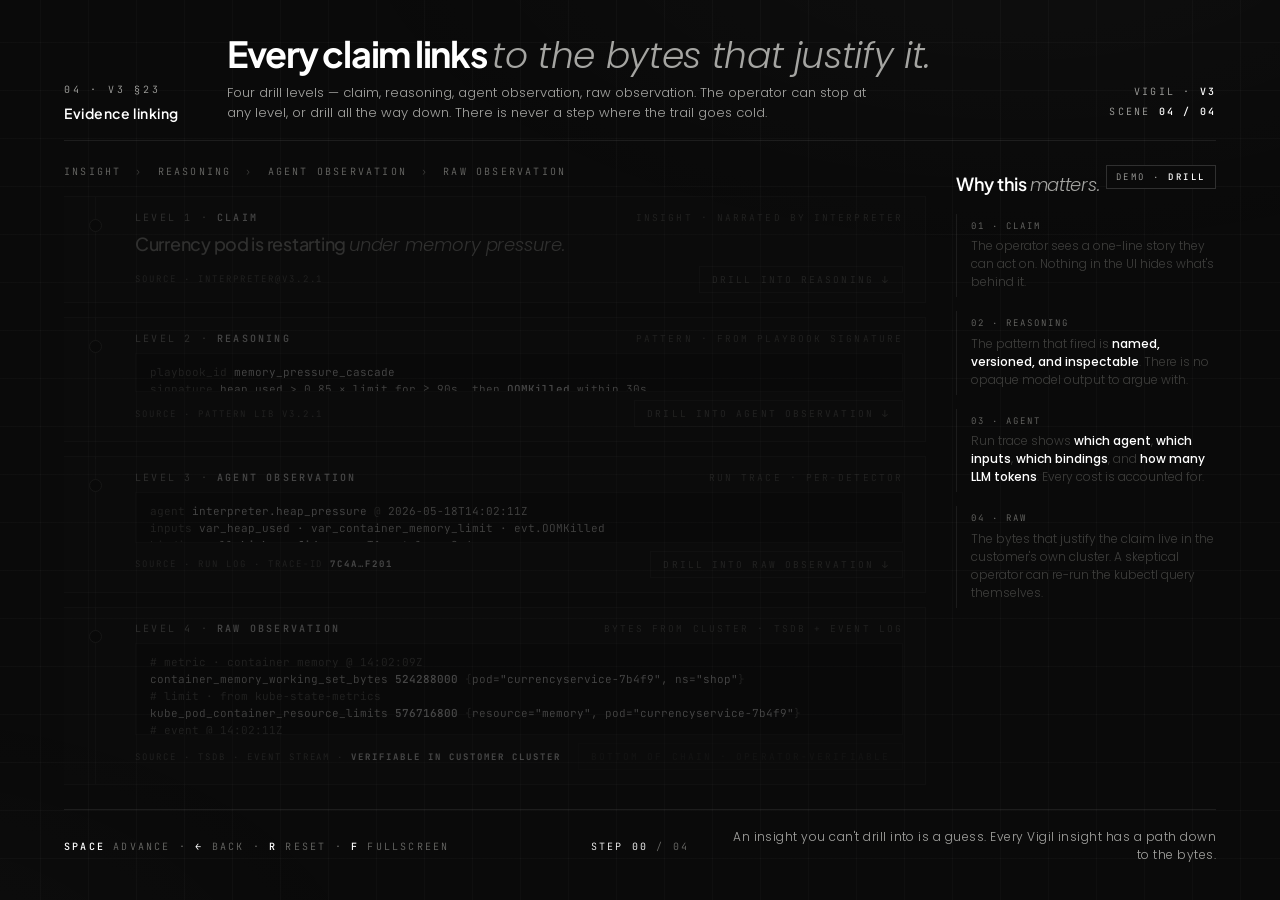
<file: architecture/04_evidence.html>
<!DOCTYPE html>
<html lang="en">
<head>
<meta charset="UTF-8" />
<meta name="viewport" content="width=device-width, initial-scale=1.0" />
<title>04 — Evidence chain · Vigil</title>
<link rel="stylesheet" href="shared.css" />
<style>
  .stage {
    position: relative;
    width: 100%;
    height: 100%;
    display: grid;
    grid-template-columns: 1fr 260px;
    gap: 24px;
    min-height: 0;
  }

  /* Breadcrumb across the top of the chain column */
  .crumbs {
    display: flex;
    align-items: center;
    gap: 14px;
    font-family: var(--mono);
    font-size: 10px;
    letter-spacing: 0.22em;
    text-transform: uppercase;
    color: var(--ink-low);
    margin-bottom: 18px;
  }
  .crumb {
    transition: color var(--dur) var(--ease-out);
  }
  .crumb.is-on { color: var(--ink-hi); }
  .crumb__sep { color: var(--ink-mute); }
  .crumb.is-on + .crumb__sep { color: var(--ink-low); }

  /* The chain column */
  .chain-col {
    display: grid;
    grid-template-rows: auto 1fr;
    min-height: 0;
  }

  .chain {
    display: grid;
    grid-template-rows: 0.9fr 1.05fr 1.15fr 1.5fr;
    gap: 14px;
    min-height: 0;
  }

  .lvl {
    position: relative;
    border: 1px solid var(--rule);
    background: var(--surface);
    padding: 14px 22px 14px 76px;
    display: grid;
    grid-template-rows: auto 1fr auto;
    gap: 8px;
    min-height: 0;
    transition:
      border-color var(--dur) var(--ease-out),
      background var(--dur) var(--ease-out),
      transform var(--dur) var(--ease-out),
      opacity var(--dur) var(--ease-out);
    opacity: 0.25;
    transform: translateX(-6px);
  }
  .lvl.is-on {
    opacity: 1;
    transform: translateX(0);
    border-color: var(--ink-hi);
    background: var(--surface-2);
  }
  .lvl__rail {
    position: absolute;
    top: 0; bottom: -18px;
    left: 36px;
    width: 1px;
    background: var(--rule);
    transition: background var(--dur) var(--ease-out);
  }
  .lvl:last-child .lvl__rail { bottom: 0; }
  .lvl.is-on .lvl__rail { background: var(--ink-hi); }
  .lvl__dot {
    position: absolute;
    top: 22px;
    left: 30px;
    width: 13px;
    height: 13px;
    border: 1.4px solid var(--ink-mute);
    background: var(--plane);
    border-radius: 50%;
    transition: border-color var(--dur) var(--ease-out), background var(--dur) var(--ease-out);
  }
  .lvl.is-on .lvl__dot {
    border-color: var(--ink-hi);
    background: var(--ink-hi);
  }
  .lvl.is-on .lvl__dot::after {
    content: "";
    position: absolute;
    inset: -5px;
    border: 1px solid rgba(255,255,255,0.18);
    border-radius: 50%;
  }

  .lvl__head {
    display: grid;
    grid-template-columns: 1fr auto;
    gap: 12px;
    align-items: baseline;
  }
  .lvl__role {
    font-family: var(--mono);
    font-size: 10px;
    letter-spacing: 0.22em;
    text-transform: uppercase;
    color: var(--ink-mid);
  }
  .lvl__role b { color: var(--ink-hi); font-weight: 500; }
  .lvl__meta {
    font-family: var(--mono);
    font-size: 9.5px;
    letter-spacing: 0.22em;
    text-transform: uppercase;
    color: var(--ink-low);
  }
  .lvl.is-on .lvl__meta { color: var(--ink-mid); }

  .lvl__body {
    font-family: var(--display);
    font-size: 18px;
    font-weight: 500;
    color: var(--ink-mid);
    line-height: 1.35;
    letter-spacing: -0.015em;
    transition: color var(--dur) var(--ease-out);
  }
  .lvl.is-on .lvl__body { color: var(--ink-hi); }
  .lvl__body em {
    font-family: var(--body);
    font-style: italic;
    font-weight: 300;
    color: var(--ink-mid);
    letter-spacing: -0.005em;
  }

  .lvl__detail {
    font-family: var(--mono);
    font-size: 11px;
    line-height: 1.55;
    color: var(--ink-mid);
    background: var(--plane);
    border: 1px solid var(--rule);
    padding: 10px 14px;
    transition: color var(--dur) var(--ease-out), border-color var(--dur) var(--ease-out);
    overflow: auto;
    min-height: 0;
  }
  .lvl.is-on .lvl__detail { color: var(--ink); border-color: var(--rule-strong); }
  .lvl__detail b { color: var(--ink-hi); font-weight: 500; }
  .lvl__detail .k { color: var(--ink-low); }
  .lvl__detail .s { color: var(--ink); }
  .lvl__detail .em { color: var(--ink-hi); }

  .lvl__foot {
    display: flex;
    justify-content: space-between;
    align-items: center;
    gap: 12px;
  }
  .drill-btn {
    font-family: var(--mono);
    font-size: 9.5px;
    letter-spacing: 0.22em;
    text-transform: uppercase;
    color: var(--ink-low);
    padding: 6px 12px;
    border: 1px solid var(--rule);
    background: transparent;
    transition: color var(--dur) var(--ease-out), border-color var(--dur) var(--ease-out);
  }
  .lvl.is-on .drill-btn { color: var(--ink-hi); border-color: var(--ink-hi); }
  .drill-btn[disabled] { opacity: 0.35; }
  .lvl__source {
    font-family: var(--mono);
    font-size: 9px;
    letter-spacing: 0.22em;
    text-transform: uppercase;
    color: var(--ink-low);
  }
  .lvl.is-on .lvl__source { color: var(--ink-mid); }

  /* Last level — show the "bytes" badge solid */
  .lvl--raw.is-on {
    background: var(--surface-2);
    background-image:
      repeating-linear-gradient(135deg, rgba(255,255,255,0.025) 0 6px, transparent 6px 12px);
  }

  /* ---------- Right column: trust narrative ---------- */
  .trust {
    display: grid;
    grid-template-rows: auto 1fr auto;
    gap: 18px;
    min-height: 0;
    padding: 8px 0;
  }
  .trust__title {
    font-family: var(--display);
    font-size: 18px;
    font-weight: 600;
    color: var(--ink-hi);
    letter-spacing: -0.015em;
    line-height: 1.2;
  }
  .trust__title em {
    font-family: var(--body);
    font-style: italic;
    font-weight: 300;
    color: var(--ink-mid);
  }
  .trust__list {
    display: flex;
    flex-direction: column;
    gap: 14px;
  }
  .trust__item {
    border-left: 1px solid var(--rule);
    padding: 6px 0 6px 14px;
    font-family: var(--body);
    font-weight: 300;
    font-size: 12px;
    line-height: 1.5;
    color: var(--ink-mute);
    transition: color var(--dur) var(--ease-out), border-color var(--dur) var(--ease-out);
  }
  .trust__item.is-on {
    border-left-color: var(--ink-hi);
    color: var(--ink);
  }
  .trust__item-num {
    display: block;
    font-family: var(--mono);
    font-size: 9px;
    letter-spacing: 0.22em;
    text-transform: uppercase;
    color: var(--ink-low);
    margin-bottom: 4px;
  }
  .trust__item.is-on .trust__item-num { color: var(--ink-hi); }
  .trust__item b { color: var(--ink-hi); font-weight: 500; }

  .trust__seal {
    padding: 16px;
    border: 1px dashed var(--rule);
    opacity: 0;
    transition: opacity var(--dur) var(--ease-out), border-color var(--dur) var(--ease-out), background var(--dur) var(--ease-out);
  }
  body[data-step="4"] .trust__seal {
    opacity: 1;
    border-color: var(--ink-hi);
    background-image:
      repeating-linear-gradient(135deg, rgba(255,255,255,0.04) 0 6px, transparent 6px 12px);
  }
  .trust__seal-title {
    font-family: var(--mono);
    font-size: 9px;
    letter-spacing: 0.28em;
    text-transform: uppercase;
    color: var(--ink-hi);
    margin-bottom: 8px;
  }
  .trust__seal-body {
    font-family: var(--display);
    font-size: 15px;
    font-weight: 600;
    color: var(--ink-hi);
    letter-spacing: -0.01em;
    line-height: 1.25;
  }
  .trust__seal-body em {
    font-family: var(--body);
    font-style: italic;
    font-weight: 300;
    color: var(--ink-mid);
  }
</style>
</head>
<body data-step="0">
<div class="frame">

  <header class="frame__head">
    <div class="head__num">04 · v3 §23
      <strong>Evidence linking</strong>
    </div>
    <div>
      <h1 class="head__title">Every claim links <em>to the bytes that justify it.</em></h1>
      <p class="head__sub">Four drill levels — claim, reasoning, agent observation, raw observation. The operator can stop at any level, or drill all the way down. There is never a step where the trail goes cold.</p>
    </div>
    <div class="head__meta">
      <div>Vigil · <strong>v3</strong></div>
      <div>scene <strong>04 / 04</strong></div>
    </div>
  </header>

  <section class="frame__stage">
    <div class="demo-pill">Demo · <b>drill</b></div>

    <div class="stage">

      <div class="chain-col">

        <div class="crumbs">
          <span class="crumb" data-reveal="1">Insight</span>
          <span class="crumb__sep">›</span>
          <span class="crumb" data-reveal="2">Reasoning</span>
          <span class="crumb__sep">›</span>
          <span class="crumb" data-reveal="3">Agent observation</span>
          <span class="crumb__sep">›</span>
          <span class="crumb" data-reveal="4">Raw observation</span>
        </div>

        <div class="chain">

          <!-- Level 1 — Claim -->
          <div class="lvl" data-reveal="1">
            <div class="lvl__rail"></div>
            <div class="lvl__dot"></div>
            <div class="lvl__head">
              <div class="lvl__role">Level 1 · <b>claim</b></div>
              <div class="lvl__meta">insight · narrated by interpreter</div>
            </div>
            <div class="lvl__body">
              Currency pod is restarting <em>under memory pressure.</em>
            </div>
            <div class="lvl__foot">
              <div class="lvl__source">source · interpreter@v3.2.1</div>
              <button class="drill-btn">drill into reasoning ↓</button>
            </div>
          </div>

          <!-- Level 2 — Reasoning -->
          <div class="lvl" data-reveal="2">
            <div class="lvl__rail"></div>
            <div class="lvl__dot"></div>
            <div class="lvl__head">
              <div class="lvl__role">Level 2 · <b>reasoning</b></div>
              <div class="lvl__meta">pattern · from playbook signature</div>
            </div>
            <div class="lvl__detail">
              <span class="k">playbook_id</span>   <span class="em">memory_pressure_cascade</span><br/>
              <span class="k">signature</span>     <span class="s">heap_used &gt; 0.85 × limit for ≥ 90s, then <b>OOMKilled</b> within 30s</span><br/>
              <span class="k">match</span>         <span class="s">heap_used <b>0.91 × limit</b> for <b>112s</b>, OOMKilled at <b>14:02:11Z</b></span><br/>
              <span class="k">scope</span>         <span class="s">ns=<b>shop</b> · pod=<b>currencyservice-7b4f9</b></span>
            </div>
            <div class="lvl__foot">
              <div class="lvl__source">source · pattern lib v3.2.1</div>
              <button class="drill-btn">drill into agent observation ↓</button>
            </div>
          </div>

          <!-- Level 3 — Agent observation -->
          <div class="lvl" data-reveal="3">
            <div class="lvl__rail"></div>
            <div class="lvl__dot"></div>
            <div class="lvl__head">
              <div class="lvl__role">Level 3 · <b>agent observation</b></div>
              <div class="lvl__meta">run trace · per-detector</div>
            </div>
            <div class="lvl__detail">
              <span class="k">agent</span>     <span class="em">interpreter.heap_pressure</span>  <span class="k">@</span> <span class="s">2026-05-18T14:02:11Z</span><br/>
              <span class="k">inputs</span>    <span class="s">var_heap_used · var_container_memory_limit · evt.OOMKilled</span><br/>
              <span class="k">bindings</span>  <span class="s">all <b>high-confidence</b> · T1 catalog v2.4</span><br/>
              <span class="k">cost</span>      <span class="s">detect <b>0 tok</b> (deterministic) · narration <b>1 call · 412 tok</b></span>
            </div>
            <div class="lvl__foot">
              <div class="lvl__source">source · run log · trace-id <b style="color:var(--ink-hi);">7c4a…f201</b></div>
              <button class="drill-btn">drill into raw observation ↓</button>
            </div>
          </div>

          <!-- Level 4 — Raw observation -->
          <div class="lvl lvl--raw" data-reveal="4">
            <div class="lvl__rail"></div>
            <div class="lvl__dot"></div>
            <div class="lvl__head">
              <div class="lvl__role">Level 4 · <b>raw observation</b></div>
              <div class="lvl__meta">bytes from cluster · TSDB + event log</div>
            </div>
            <div class="lvl__detail">
              <span class="k"># metric · container memory @ 14:02:09Z</span><br/>
              <span class="s">container_memory_working_set_bytes <b>524288000</b>  <span class="k">{</span>pod=<span class="em">"currencyservice-7b4f9"</span>, ns=<span class="em">"shop"</span><span class="k">}</span></span><br/>
              <span class="k"># limit · from kube-state-metrics</span><br/>
              <span class="s">kube_pod_container_resource_limits <b>576716800</b>  <span class="k">{</span>resource=<span class="em">"memory"</span>, pod=<span class="em">"currencyservice-7b4f9"</span><span class="k">}</span></span><br/>
              <span class="k"># event @ 14:02:11Z</span><br/>
              <span class="s">reason=<span class="em">"OOMKilled"</span> count=<b>1</b> involvedObject=<span class="em">"Pod/currencyservice-7b4f9"</span></span>
            </div>
            <div class="lvl__foot">
              <div class="lvl__source">source · TSDB · event stream · <b style="color:var(--ink-hi);">verifiable in customer cluster</b></div>
              <button class="drill-btn" disabled>bottom of chain · operator-verifiable</button>
            </div>
          </div>

        </div>
      </div>

      <!-- RIGHT: trust narrative -->
      <div class="trust">
        <div>
          <div class="trust__title">Why this <em>matters.</em></div>
        </div>
        <div class="trust__list">
          <div class="trust__item" data-reveal="1">
            <span class="trust__item-num">01 · claim</span>
            The operator sees a one-line story they can act on. Nothing in the UI hides what's behind it.
          </div>
          <div class="trust__item" data-reveal="2">
            <span class="trust__item-num">02 · reasoning</span>
            The pattern that fired is <b>named, versioned, and inspectable</b>. There is no opaque model output to argue with.
          </div>
          <div class="trust__item" data-reveal="3">
            <span class="trust__item-num">03 · agent</span>
            Run trace shows <b>which agent</b>, <b>which inputs</b>, <b>which bindings</b>, and <b>how many LLM tokens</b>. Every cost is accounted for.
          </div>
          <div class="trust__item" data-reveal="4">
            <span class="trust__item-num">04 · raw</span>
            The bytes that justify the claim live in the customer's own cluster. A skeptical operator can re-run the kubectl query themselves.
          </div>
        </div>
        <div class="trust__seal">
          <div class="trust__seal-title">Trust contract</div>
          <div class="trust__seal-body">
            Surface, <em>do not act.</em> Every claim is <em>operator-verifiable.</em> No mystery boxes.
          </div>
        </div>
      </div>

    </div>
  </section>

  <footer class="frame__foot">
    <div class="foot__hint">
      <b>SPACE</b> advance · <b>←</b> back · <b>R</b> reset · <b>F</b> fullscreen
    </div>
    <div class="foot__step">
      Step <span data-step-label>00</span> <span class="total">/ <span data-step-total>04</span></span>
    </div>
    <div class="foot__caption">
      An insight you can't drill into is a guess. Every Vigil insight has a path down to the bytes.
    </div>
  </footer>

</div>

<script>window.TOTAL_STEPS = 4;</script>
<script src="shared.js"></script>
</body>
</html>
</file>
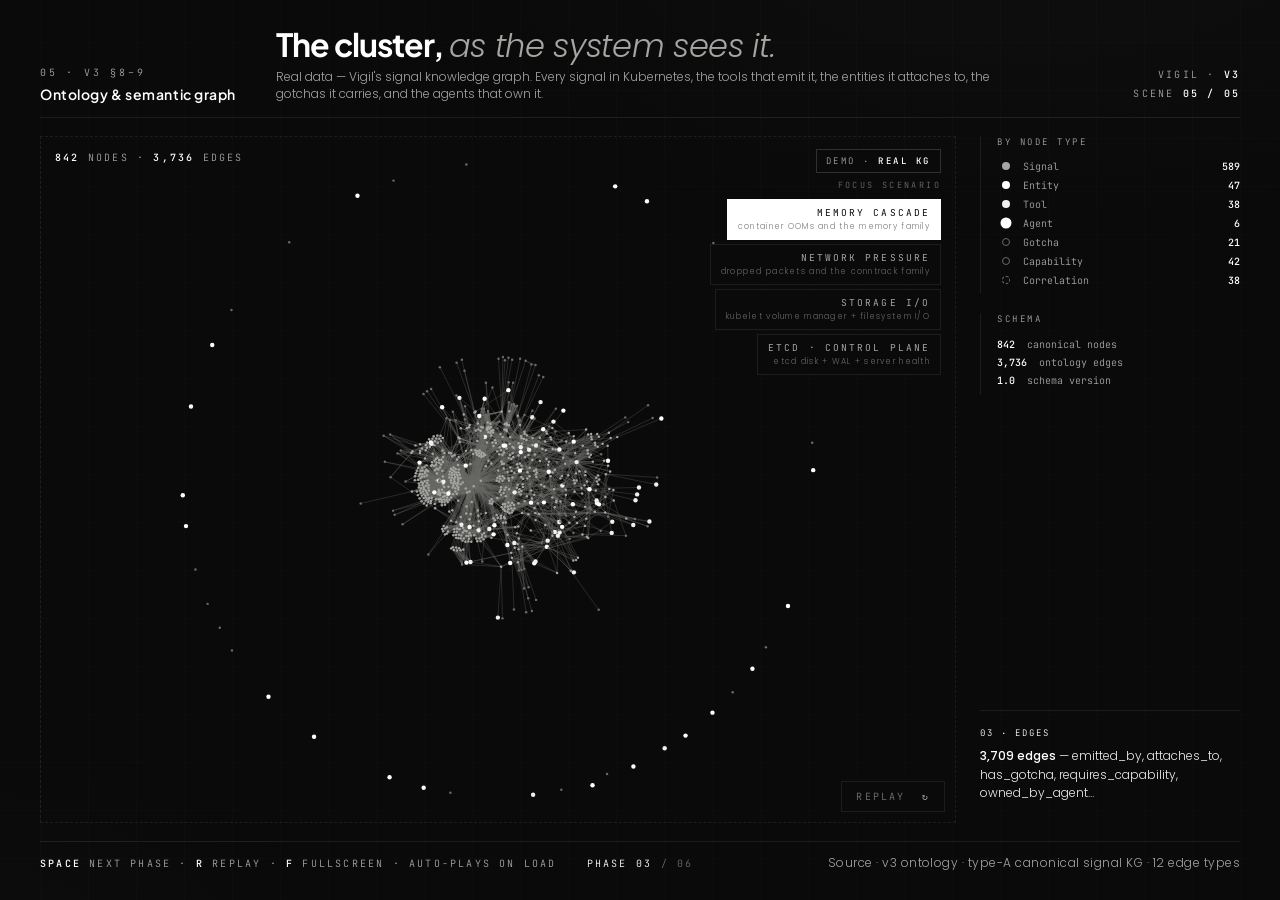
<file: architecture/05_kg.html>
<!DOCTYPE html>
<html lang="en">
<head>
<meta charset="UTF-8" />
<meta name="viewport" content="width=device-width, initial-scale=1.0" />
<title>05 — Knowledge graph · Vigil</title>
<link rel="stylesheet" href="shared.css" />
<style>
  body { overflow: hidden; }
  body::after { opacity: 0.18; }

  .kg-wrap {
    position: fixed;
    inset: 0;
    display: grid;
    grid-template-rows: auto 1fr auto;
    padding: 28px 40px;
    gap: 18px;
  }

  /* HEAD */
  .kg-head {
    display: grid;
    grid-template-columns: auto 1fr auto;
    gap: 40px;
    align-items: end;
    padding-bottom: 14px;
    border-bottom: 1px solid var(--rule);
  }
  .kg-head__num {
    font-family: var(--mono);
    font-size: 10px;
    letter-spacing: 0.28em;
    text-transform: uppercase;
    color: var(--ink-mid);
  }
  .kg-head__num strong {
    display: block;
    margin-top: 6px;
    font-family: var(--display);
    font-size: 14px;
    font-weight: 600;
    color: var(--ink-hi);
    letter-spacing: 0.04em;
    text-transform: none;
  }
  .kg-head__title {
    font-family: var(--display);
    font-size: 32px;
    font-weight: 700;
    letter-spacing: -0.03em;
    color: var(--ink-hi);
    line-height: 1;
  }
  .kg-head__title em {
    font-family: var(--body);
    font-style: italic;
    font-weight: 300;
    color: var(--ink-mid);
    letter-spacing: -0.01em;
  }
  .kg-head__sub {
    margin-top: 6px;
    font-family: var(--body);
    font-weight: 300;
    font-size: 12px;
    line-height: 1.45;
    color: var(--ink-mid);
    max-width: 720px;
  }
  .kg-head__meta {
    text-align: right;
    font-family: var(--mono);
    font-size: 10px;
    letter-spacing: 0.22em;
    text-transform: uppercase;
    color: var(--ink-mid);
    line-height: 1.9;
  }
  .kg-head__meta strong { color: var(--ink-hi); font-weight: 500; }

  /* STAGE */
  .kg-stage {
    position: relative;
    overflow: hidden;
    display: grid;
    grid-template-columns: 1fr 260px;
    gap: 24px;
  }
  .kg-canvas {
    position: relative;
    width: 100%;
    height: 100%;
    overflow: hidden;
    border: 1px dashed var(--rule);
  }
  .kg-canvas__inner {
    position: absolute;
    inset: 0;
    transition: transform 1.6s cubic-bezier(0.22, 1, 0.36, 1);
    transform-origin: center center;
  }
  .kg-canvas__inner.is-zoomed { transform: scale(2.6) translate(var(--tx, 0px), var(--ty, 0px)); }
  .kg-canvas svg {
    width: 100%;
    height: 100%;
    display: block;
  }

  /* Edges */
  .kg-edge {
    stroke: var(--ink-low);
    stroke-width: 0.9;
    fill: none;
    opacity: 0;
    transition: opacity 1.8s var(--ease-out), stroke 1s var(--ease-out), stroke-width 0.6s var(--ease-out);
  }
  .kg-edge.is-on { opacity: 0.55; }
  .kg-edge.is-focus { stroke: var(--ink-hi); opacity: 1; stroke-width: 1.4; }
  .kg-edge.is-dim   { opacity: 0.06; }

  /* Nodes */
  .kg-node {
    fill: var(--ink-mid);
    stroke: none;
    transition: fill 1s var(--ease-out), r 0.6s var(--ease-out), opacity 0.6s var(--ease-out);
    cursor: default;
  }
  .kg-node.t-S { fill: #A5A5A2; }     /* Signal — default ink-mid */
  .kg-node.t-E { fill: #FFFFFF; }     /* Entity — bright */
  .kg-node.t-T { fill: #F0EFEC; }     /* Tool — slightly off-white */
  .kg-node.t-A { fill: #FFFFFF; }     /* Agent — bright */
  .kg-node.t-G { fill: #6A6A67; }     /* Gotcha — dim */
  .kg-node.t-C { fill: #6A6A67; }     /* Capability — dim */
  .kg-node.t-M, .kg-node.t-Q, .kg-node.t-D, .kg-node.t-R { fill: #6A6A67; }

  .kg-node.is-focus {
    fill: #FFFFFF;
    filter: drop-shadow(0 0 6px rgba(255,255,255,0.5));
  }
  .kg-node.is-seed {
    fill: #FFFFFF;
    filter: drop-shadow(0 0 10px rgba(255,255,255,0.8));
  }
  .kg-node.is-dim { opacity: 0.08; }

  /* Focus labels (HTML-positioned over SVG) */
  .kg-label {
    position: absolute;
    transform: translate(-50%, -50%);
    font-family: var(--mono);
    font-size: 9px;
    letter-spacing: 0.05em;
    color: var(--ink-hi);
    background: rgba(10,10,10,0.85);
    padding: 2px 6px;
    border: 1px solid var(--rule-strong);
    white-space: nowrap;
    pointer-events: none;
    opacity: 0;
    transition: opacity 0.5s var(--ease-out);
    z-index: 4;
    max-width: 240px;
    overflow: hidden;
    text-overflow: ellipsis;
  }
  .kg-label.is-on { opacity: 1; }
  .kg-label--seed {
    background: #FFFFFF;
    color: var(--plane);
    border-color: var(--ink-hi);
    font-weight: 500;
  }

  /* Legend column (right) */
  .kg-legend {
    display: grid;
    grid-template-rows: auto auto 1fr auto;
    gap: 20px;
    align-content: start;
  }
  .legend-block {
    border-left: 1px solid var(--rule);
    padding: 0 0 0 16px;
  }
  .legend-block__title {
    font-family: var(--mono);
    font-size: 9px;
    letter-spacing: 0.28em;
    text-transform: uppercase;
    color: var(--ink-mid);
    margin-bottom: 12px;
  }
  .legend-row {
    display: grid;
    grid-template-columns: 18px 1fr auto;
    gap: 8px;
    align-items: center;
    font-family: var(--mono);
    font-size: 10px;
    color: var(--ink-mid);
    margin-bottom: 6px;
  }
  .legend-row b { color: var(--ink-hi); font-weight: 500; }
  .legend-dot {
    display: inline-block;
    width: 8px;
    height: 8px;
    border-radius: 50%;
    margin: 0 auto;
  }
  .legend-dot.t-S { background: #A5A5A2; }
  .legend-dot.t-E { background: #FFFFFF; }
  .legend-dot.t-T { background: #F0EFEC; }
  .legend-dot.t-A { background: #FFFFFF; box-shadow: 0 0 0 1.5px var(--ink-hi); }
  .legend-dot.t-G { background: transparent; border: 1.2px solid #6A6A67; }
  .legend-dot.t-C { background: transparent; border: 1.2px solid #6A6A67; }
  .legend-dot.t-R { background: transparent; border: 1.2px dashed #6A6A67; }

  .narration {
    border-top: 1px solid var(--rule);
    padding-top: 16px;
    margin-top: auto;
    font-family: var(--body);
    font-weight: 300;
    font-size: 12px;
    line-height: 1.55;
    color: var(--ink);
    min-height: 80px;
    transition: color 0.4s var(--ease-out);
  }
  .narration__num {
    font-family: var(--mono);
    font-size: 9px;
    letter-spacing: 0.22em;
    text-transform: uppercase;
    color: var(--ink-hi);
    margin-bottom: 6px;
    display: block;
  }
  .narration b { color: var(--ink-hi); font-weight: 500; }

  /* FOOT */
  .kg-foot {
    display: grid;
    grid-template-columns: 1fr auto 1fr;
    gap: 28px;
    align-items: center;
    padding-top: 12px;
    border-top: 1px solid var(--rule);
    font-family: var(--mono);
    font-size: 10px;
    letter-spacing: 0.22em;
    text-transform: uppercase;
    color: var(--ink-mid);
  }
  .kg-foot__hint b { color: var(--ink-hi); font-weight: 500; }
  .kg-foot__phase {
    text-align: center;
    color: var(--ink-hi);
  }
  .kg-foot__phase .total { color: var(--ink-low); }
  .kg-foot__cap {
    text-align: right;
    font-family: var(--body);
    font-weight: 300;
    font-size: 12px;
    color: var(--ink-mid);
    text-transform: none;
    letter-spacing: 0.04em;
  }

  /* Replay */
  .kg-replay {
    position: absolute;
    bottom: 10px;
    right: 10px;
    z-index: 8;
    font-family: var(--mono);
    font-size: 10px;
    letter-spacing: 0.22em;
    text-transform: uppercase;
    color: var(--ink-low);
    padding: 8px 14px;
    border: 1px solid var(--rule);
    background: var(--plane);
    cursor: pointer;
    transition: color .2s, border-color .2s;
  }
  .kg-replay:hover { color: var(--ink-hi); border-color: var(--ink-hi); }
  .kg-replay b { color: var(--ink-mid); font-weight: 500; margin-left: 8px; }
  .kg-replay:hover b { color: var(--ink-hi); }

  /* Live counter (top-left of canvas) */
  .kg-counter {
    position: absolute;
    top: 12px;
    left: 14px;
    z-index: 5;
    font-family: var(--mono);
    font-size: 10px;
    letter-spacing: 0.22em;
    text-transform: uppercase;
    color: var(--ink-mid);
    line-height: 1.7;
  }
  .kg-counter b { color: var(--ink-hi); font-weight: 500; }

  /* Demo pill */
  .kg-pill {
    position: absolute;
    top: 12px;
    right: 14px;
    z-index: 5;
    padding: 5px 9px;
    border: 1px solid var(--rule-strong);
    font-family: var(--mono);
    font-size: 9px;
    letter-spacing: 0.28em;
    text-transform: uppercase;
    color: var(--ink-mid);
    background: var(--plane);
  }
  .kg-pill b { color: var(--ink-hi); font-weight: 500; }

  /* Scenario selector */
  .kg-scenarios {
    position: absolute;
    top: 42px;
    right: 14px;
    z-index: 6;
    display: flex;
    flex-direction: column;
    gap: 4px;
    align-items: flex-end;
  }
  .kg-scenarios__title {
    font-family: var(--mono);
    font-size: 8.5px;
    letter-spacing: 0.28em;
    text-transform: uppercase;
    color: var(--ink-low);
    margin-bottom: 4px;
  }
  .kg-scenarios__chip {
    font-family: var(--mono);
    font-size: 9.5px;
    letter-spacing: 0.22em;
    text-transform: uppercase;
    color: var(--ink-mid);
    background: var(--plane);
    padding: 6px 10px;
    border: 1px solid var(--rule);
    cursor: pointer;
    transition: color .2s, border-color .2s, background .2s;
    text-align: right;
    min-width: 160px;
  }
  .kg-scenarios__chip:hover {
    color: var(--ink-hi);
    border-color: var(--ink-hi);
  }
  .kg-scenarios__chip.is-on {
    color: var(--plane);
    background: var(--ink-hi);
    border-color: var(--ink-hi);
  }
  .kg-scenarios__chip small {
    display: block;
    margin-top: 2px;
    font-size: 8px;
    letter-spacing: 0.16em;
    color: var(--ink-low);
    text-transform: none;
    font-family: var(--body);
    font-weight: 300;
  }
  .kg-scenarios__chip.is-on small { color: rgba(10,10,10,0.55); }
</style>
</head>
<body>
<div class="kg-wrap">

  <header class="kg-head">
    <div class="kg-head__num">05 · v3 §8–9
      <strong>Ontology &amp; semantic graph</strong>
    </div>
    <div>
      <h1 class="kg-head__title">The cluster, <em>as the system sees it.</em></h1>
      <p class="kg-head__sub">Real data — Vigil's signal knowledge graph. Every signal in Kubernetes, the tools that emit it, the entities it attaches to, the gotchas it carries, and the agents that own it.</p>
    </div>
    <div class="kg-head__meta">
      <div>Vigil · <strong>v3</strong></div>
      <div>scene <strong>05 / 05</strong></div>
    </div>
  </header>

  <section class="kg-stage">

    <div class="kg-canvas" id="canvas">
      <div class="kg-pill">Demo · <b>real KG</b></div>
      <div class="kg-counter" id="counter">loading…</div>

      <div class="kg-scenarios" id="scenarios">
        <div class="kg-scenarios__title">Focus scenario</div>
        <!-- chips populated by JS once kg_layout.json loads -->
      </div>

      <div class="kg-canvas__inner" id="inner">
        <svg id="svg" viewBox="0 0 1000 1000" preserveAspectRatio="xMidYMid meet">
          <g id="edges-g"></g>
          <g id="nodes-g"></g>
        </svg>
      </div>

      <!-- Focus labels live here; positioned via JS in canvas coords -->
      <div id="labels"></div>

      <button class="kg-replay" id="replay">replay <b>↻</b></button>
    </div>

    <aside class="kg-legend">
      <div class="legend-block">
        <div class="legend-block__title">By node type</div>
        <div class="legend-row"><span class="legend-dot t-S"></span><span>Signal</span><b id="ct-S">—</b></div>
        <div class="legend-row"><span class="legend-dot t-E"></span><span>Entity</span><b id="ct-E">—</b></div>
        <div class="legend-row"><span class="legend-dot t-T"></span><span>Tool</span><b id="ct-T">—</b></div>
        <div class="legend-row"><span class="legend-dot t-A"></span><span>Agent</span><b id="ct-A">—</b></div>
        <div class="legend-row"><span class="legend-dot t-G"></span><span>Gotcha</span><b id="ct-G">—</b></div>
        <div class="legend-row"><span class="legend-dot t-C"></span><span>Capability</span><b id="ct-C">—</b></div>
        <div class="legend-row"><span class="legend-dot t-R"></span><span>Correlation</span><b id="ct-R">—</b></div>
      </div>

      <div class="legend-block">
        <div class="legend-block__title">Schema</div>
        <div class="legend-row" style="grid-template-columns:1fr;gap:2px;font-size:10px;line-height:1.6;">
          <span><b id="st-nodes">—</b> &nbsp;canonical nodes</span>
          <span><b id="st-edges">—</b> &nbsp;ontology edges</span>
          <span><b id="st-version">—</b> &nbsp;schema version</span>
        </div>
      </div>

      <div class="narration" id="narration">
        <span class="narration__num">loading</span>
        Computing layout…
      </div>
    </aside>

  </section>

  <footer class="kg-foot">
    <div class="kg-foot__hint">
      <b>SPACE</b> next phase · <b>R</b> replay · <b>F</b> fullscreen · auto-plays on load
    </div>
    <div class="kg-foot__phase">
      Phase <span id="phase-label">00</span> <span class="total">/ 06</span>
    </div>
    <div class="kg-foot__cap">
      Source · v3 ontology · type-A canonical signal KG · 12 edge types
    </div>
  </footer>

</div>

<script>
  // ---------------------------------------------------------------------------
  // Phases (driven by elapsed time or manual SPACE advance).
  //   0 — title (idle)
  //   1 — nodes drop in at scattered positions
  //   2 — nodes ease to computed positions
  //   3 — edges fade in (full graph visible)
  //   4 — zoom into focus subgraph, dim everything else
  //   5 — focus labels appear
  //   6 — zoom back out, hold
  // ---------------------------------------------------------------------------

  const PHASES = [
    { id: 0, ms: 600,   narr: ['00 · loading',     'Computing layout from the canonical KG…'] },
    { id: 1, ms: 1400,  narr: ['01 · enumerate',   'Every signal, tool, entity, agent, gotcha and capability the system knows about — <b>842 nodes</b>.'] },
    { id: 2, ms: 2400,  narr: ['02 · settle',      'Layout settles — semantically related nodes drift together. <b>The cluster has a shape</b>.'] },
    { id: 3, ms: 2200,  narr: ['03 · edges',       '<b>3,709 edges</b> — emitted_by, attaches_to, has_gotcha, requires_capability, owned_by_agent…'] },
    { id: 4, ms: 1800,  narr: ['04 · focus',       'A single failure mode in detail — <b>container_oom_events_total</b> and its 30-node neighbourhood.'] },
    { id: 5, ms: 3200,  narr: ['05 · names',       'The neighbourhood is named, the relationships are explicit. <b>This is what an agent reasons over</b>.'] },
    { id: 6, ms: 2200,  narr: ['06 · gestalt',     'The full graph again. Every Vigil insight stands on these edges.'] },
  ];

  let phase = 0;
  let phaseStartedAt = 0;
  let autoplay = true;
  let DATA = null;
  let RNG = mulberry32(123456);
  let scenarioIx = 0;   // index into DATA.focus_options

  function currentScenario() {
    if (DATA && DATA.focus_options && DATA.focus_options.length) {
      return DATA.focus_options[scenarioIx];
    }
    return DATA && DATA.focus;
  }

  function mulberry32(a) {
    return function () {
      a |= 0; a = a + 0x6D2B79F5 | 0;
      let t = a;
      t = Math.imul(t ^ t >>> 15, t | 1);
      t ^= t + Math.imul(t ^ t >>> 7, t | 61);
      return ((t ^ t >>> 14) >>> 0) / 4294967296;
    };
  }

  function ease(u) { return u<0.5 ? 2*u*u : 1 - Math.pow(-2*u+2,2)/2; }
  function lerp(a, b, u) { return a + (b - a) * u; }
  function clamp(x, lo, hi) { return Math.max(lo, Math.min(hi, x)); }

  async function load() {
    const res = await fetch('kg_layout.json');
    DATA = await res.json();
    document.getElementById('st-nodes').textContent = DATA.stats.nodes_total.toLocaleString();
    document.getElementById('st-edges').textContent = DATA.stats.edges_total.toLocaleString();
    document.getElementById('st-version').textContent = DATA.stats.schema_version;
    for (const [t, c] of Object.entries(DATA.stats.by_type)) {
      const code = {Signal:'S',Entity:'E',Tool:'T',Modality:'M',EquivalenceGroup:'Q',CapabilityPrereq:'C',DistroVersionGate:'D',Gotcha:'G',CorrelationGroup:'R',Agent:'A'}[t];
      const el = document.getElementById('ct-' + code);
      if (el) el.textContent = c.toLocaleString();
    }
    document.getElementById('counter').innerHTML = `<b>${DATA.stats.nodes_total.toLocaleString()}</b> nodes · <b>${DATA.stats.edges_total.toLocaleString()}</b> edges`;

    renderScenarioChips();
    buildSVG();
    startTimeline();
  }

  function renderScenarioChips() {
    const box = document.getElementById('scenarios');
    const opts = (DATA && DATA.focus_options) || [];
    if (!opts.length) { box.style.display = 'none'; return; }

    // Remove any previously-rendered chips, keep the title
    Array.from(box.querySelectorAll('.kg-scenarios__chip')).forEach(c => c.remove());
    opts.forEach((opt, i) => {
      const chip = document.createElement('button');
      chip.className = 'kg-scenarios__chip' + (i === scenarioIx ? ' is-on' : '');
      chip.innerHTML = `${opt.label}<small>${opt.sub}</small>`;
      chip.addEventListener('click', () => selectScenario(i));
      box.appendChild(chip);
    });
  }

  function selectScenario(i) {
    if (i === scenarioIx) return;
    scenarioIx = i;
    // Update chip styling
    const chips = Array.from(document.querySelectorAll('.kg-scenarios__chip'));
    chips.forEach((c, ix) => c.classList.toggle('is-on', ix === i));
    // If we're past the edges phase, re-apply focus + labels for the new scenario
    if (phase >= 4) {
      // Clean current focus state then re-apply for the new scenario
      hideFocusLabels();              // clears labels + zoom + focus classes
      applyFocus();                    // refocus around new scenario
      if (phase >= 5) showFocusLabels();
    }
    // Always update the narration to match
    if (phase >= 4) {
      const narr = document.getElementById('narration');
      const sc = currentScenario();
      const phaseTitle = PHASES[phase].narr[0];
      narr.innerHTML = `<span class="narration__num">${phaseTitle}</span>${sc.narration}`;
    }
  }

  // ---------------------------------------------------------------------------
  // Build SVG nodes + edges. We position in a [0..1000, 0..1000] coordinate space.
  // ---------------------------------------------------------------------------
  function buildSVG() {
    const SVG_NS = 'http://www.w3.org/2000/svg';
    const W = 1000, H = 1000;
    const PAD = 40;

    // Compute scattered initial positions
    DATA.nodes.forEach((n, i) => {
      n.fx = PAD + n.x * (W - 2 * PAD);
      n.fy = PAD + n.y * (H - 2 * PAD);
      // Scatter point — random anywhere in canvas
      n.sx = PAD + RNG() * (W - 2 * PAD);
      n.sy = PAD + RNG() * (H - 2 * PAD);
      // Current position starts as scattered
      n.cx = n.sx;
      n.cy = n.sy;
    });

    const focusSet = new Set(DATA.focus.node_ids);
    const focusEdgeSet = new Set(DATA.focus.edge_ix);
    const seedId = DATA.focus.seed_id;

    // Render edges
    const edgesG = document.getElementById('edges-g');
    DATA.edges.forEach((e, i) => {
      const line = document.createElementNS(SVG_NS, 'line');
      line.setAttribute('x1', DATA.nodes[e.s].cx);
      line.setAttribute('y1', DATA.nodes[e.s].cy);
      line.setAttribute('x2', DATA.nodes[e.d].cx);
      line.setAttribute('y2', DATA.nodes[e.d].cy);
      line.setAttribute('class', 'kg-edge' + (focusEdgeSet.has(i) ? ' is-focus-pending' : ''));
      line.dataset.s = e.s;
      line.dataset.d = e.d;
      line.dataset.ix = i;
      edgesG.appendChild(line);
      e._el = line;
    });

    // Render nodes
    const nodesG = document.getElementById('nodes-g');
    DATA.nodes.forEach((n, i) => {
      const c = document.createElementNS(SVG_NS, 'circle');
      c.setAttribute('cx', n.cx);
      c.setAttribute('cy', n.cy);
      // Bigger radius for high-degree/important node types
      const r = (n.t === 'E' || n.t === 'A' || n.t === 'T') ? 3.2 : 1.8;
      c.setAttribute('r', r);
      c.setAttribute('class', 'kg-node t-' + n.t + (n.id === seedId ? ' is-seed-pending' : (focusSet.has(n.id) ? ' is-focus-pending' : '')));
      c.dataset.id = n.id;
      c.dataset.ix = i;
      nodesG.appendChild(c);
      n._el = c;
      n._r = r;
    });
  }

  function startTimeline() {
    phase = 0;
    phaseStartedAt = performance.now();
    requestAnimationFrame(tick);
  }

  function setPhase(p) {
    phase = p;
    phaseStartedAt = performance.now();
    document.getElementById('phase-label').textContent = String(p).padStart(2, '0');
    const narr = document.getElementById('narration');
    // For focus phases, prefer the scenario's narration over the generic phase narration.
    const sc = currentScenario();
    let body = PHASES[p].narr[1];
    if ((p === 4 || p === 5) && sc) {
      body = sc.narration;
    }
    narr.innerHTML = `<span class="narration__num">${PHASES[p].narr[0]}</span>${body}`;
    if (p === 3) showAllEdges();
    if (p === 4) applyFocus();
    if (p === 5) showFocusLabels();
    if (p === 6) hideFocusLabels();
  }

  function showAllEdges() {
    DATA._edgesShown = true;
    DATA.edges.forEach((e) => e._el.classList.add('is-on'));
  }

  function applyFocus() {
    const sc = currentScenario();
    const focusSet = new Set(sc.node_ids);
    const focusEdgeSet = new Set(sc.edge_ix);
    const seedId = sc.seed_id;

    DATA.nodes.forEach((n) => {
      n._el.classList.remove('is-focus-pending', 'is-seed-pending');
      if (n.id === seedId) {
        n._el.classList.add('is-seed');
        n._el.setAttribute('r', '6');
      } else if (focusSet.has(n.id)) {
        n._el.classList.add('is-focus');
        n._el.setAttribute('r', '4');
      } else {
        n._el.classList.add('is-dim');
      }
    });
    DATA.edges.forEach((e, i) => {
      if (focusEdgeSet.has(i)) {
        e._el.classList.add('is-focus');
      } else {
        e._el.classList.add('is-dim');
      }
    });

    // Zoom: compute centroid of focus nodes
    let cx = 0, cy = 0, n = 0;
    DATA.nodes.forEach((nd) => {
      if (focusSet.has(nd.id)) { cx += nd.fx; cy += nd.fy; n++; }
    });
    cx /= n; cy /= n;
    // We zoom by transforming the inner wrapper. Goal: put (cx, cy) at center of viewport.
    const inner = document.getElementById('inner');
    // SVG viewBox is 1000x1000, mapped to canvas dimensions.
    // We want: scale by S, then translate so (cx, cy) lands at center.
    // After scaling, the centre is at (canvas/2, canvas/2). We need to shift by (cx_center - cx) * S in CSS px.
    // Easier: use CSS transform on the inner wrapper with --tx, --ty in canvas px.
    const canvas = document.getElementById('canvas');
    const rect = canvas.getBoundingClientRect();
    // SVG coords scale to canvas. Map (cx, cy) in [0..1000] to canvas px.
    const canvasW = rect.width, canvasH = rect.height;
    // SVG preserves aspect ratio xMidYMid meet. So:
    const svgScale = Math.min(canvasW, canvasH) / 1000;
    const cx_px = canvasW / 2 + (cx - 500) * svgScale;
    const cy_px = canvasH / 2 + (cy - 500) * svgScale;
    // After scale(2.6), the wrapper's center stays at center. We want (cx_px, cy_px) to land at center.
    // So pre-scale translate = (canvasW/2 - cx_px) / 2.6, ditto y.
    const tx = (canvasW / 2 - cx_px) / 2.6;
    const ty = (canvasH / 2 - cy_px) / 2.6;
    inner.style.setProperty('--tx', tx + 'px');
    inner.style.setProperty('--ty', ty + 'px');
    inner.classList.add('is-zoomed');
  }

  function showFocusLabels() {
    const sc = currentScenario();
    const focusSet = new Set(sc.node_ids);
    const seedId = sc.seed_id;
    const labelsBox = document.getElementById('labels');
    labelsBox.innerHTML = '';

    const canvas = document.getElementById('canvas');
    const rect = canvas.getBoundingClientRect();
    const svgScale = Math.min(rect.width, rect.height) / 1000;
    const cxOff = (rect.width  - 1000 * svgScale) / 2;
    const cyOff = (rect.height - 1000 * svgScale) / 2;
    const SCALE = 2.6;

    // Get the current focus transform
    const inner = document.getElementById('inner');
    const txStr = inner.style.getPropertyValue('--tx');
    const tyStr = inner.style.getPropertyValue('--ty');
    const tx = parseFloat(txStr) || 0;
    const ty = parseFloat(tyStr) || 0;

    // For each focus node, place a label
    DATA.nodes.forEach((n) => {
      if (!focusSet.has(n.id)) return;
      const sx = cxOff + n.fx * svgScale; // canvas-px before transform
      const sy = cyOff + n.fy * svgScale;
      // Apply scale around center, then translate
      const px = rect.width / 2 + (sx - rect.width / 2) * SCALE + tx * SCALE;
      const py = rect.height / 2 + (sy - rect.height / 2) * SCALE + ty * SCALE;
      const lbl = document.createElement('div');
      lbl.className = 'kg-label' + (n.id === seedId ? ' kg-label--seed' : '');
      lbl.style.left = px + 'px';
      lbl.style.top  = (py - 12) + 'px';
      lbl.textContent = n.n;
      labelsBox.appendChild(lbl);
      // Stagger reveal
      const delay = Math.random() * 800;
      setTimeout(() => lbl.classList.add('is-on'), delay);
    });
  }

  function hideFocusLabels() {
    document.getElementById('labels').innerHTML = '';
    // Also reset zoom
    const inner = document.getElementById('inner');
    inner.classList.remove('is-zoomed');
    // Restore everyone
    DATA.nodes.forEach((n) => {
      n._el.classList.remove('is-dim', 'is-focus', 'is-seed');
      n._el.setAttribute('r', n._r);
    });
    DATA.edges.forEach((e) => {
      e._el.classList.remove('is-dim', 'is-focus');
    });
  }

  // ---------------------------------------------------------------------------
  // Per-frame tick
  // ---------------------------------------------------------------------------
  function tick(t) {
    const elapsed = t - phaseStartedAt;
    const cfg = PHASES[phase];
    const u = clamp(elapsed / cfg.ms, 0, 1);

    if (phase === 0) {
      // Hide everything except counter
      const eu = ease(u);
      DATA.nodes.forEach((n) => n._el.setAttribute('opacity', 0));
    } else if (phase === 1) {
      // Nodes pop in at scattered positions
      const eu = ease(u);
      DATA.nodes.forEach((n, i) => {
        const delay = (i / DATA.nodes.length) * 0.6;
        const uu = clamp((u - delay) / (1 - delay), 0, 1);
        n._el.setAttribute('opacity', ease(uu));
      });
    } else if (phase === 2) {
      // Settle: lerp from scatter to final
      const eu = ease(u);
      DATA.nodes.forEach((n) => {
        n.cx = lerp(n.sx, n.fx, eu);
        n.cy = lerp(n.sy, n.fy, eu);
        n._el.setAttribute('cx', n.cx);
        n._el.setAttribute('cy', n.cy);
      });
      // Edges follow
      DATA.edges.forEach((e) => {
        e._el.setAttribute('x1', DATA.nodes[e.s].cx);
        e._el.setAttribute('y1', DATA.nodes[e.s].cy);
        e._el.setAttribute('x2', DATA.nodes[e.d].cx);
        e._el.setAttribute('y2', DATA.nodes[e.d].cy);
      });
    } else if (phase === 3) {
      // Edges fade in (use CSS transition; just toggle class)
      if (u > 0.05 && !DATA._edgesShown) {
        DATA._edgesShown = true;
        DATA.edges.forEach((e) => e._el.classList.add('is-on'));
      }
    }
    // phases 4, 5, 6 use CSS transitions, no per-frame work

    if (autoplay && u >= 1 && phase < PHASES.length - 1) {
      setPhase(phase + 1);
    }
    requestAnimationFrame(tick);
  }

  // ---------------------------------------------------------------------------
  // Controls
  // ---------------------------------------------------------------------------
  function replay() {
    location.reload();
  }
  function manualNext() {
    if (phase < PHASES.length - 1) {
      autoplay = false;
      setPhase(phase + 1);
    }
  }
  document.getElementById('replay').addEventListener('click', replay);
  document.addEventListener('keydown', (e) => {
    if (e.key === ' ' || e.key === 'ArrowRight' || e.key === 'Enter') {
      e.preventDefault();
      manualNext();
    } else if (e.key === 'r' || e.key === 'R') {
      e.preventDefault();
      replay();
    } else if (e.key === 'f' || e.key === 'F') {
      e.preventDefault();
      if (!document.fullscreenElement) document.documentElement.requestFullscreen?.();
      else document.exitFullscreen?.();
    }
  });

  load();
</script>

</body>
</html>
</file>
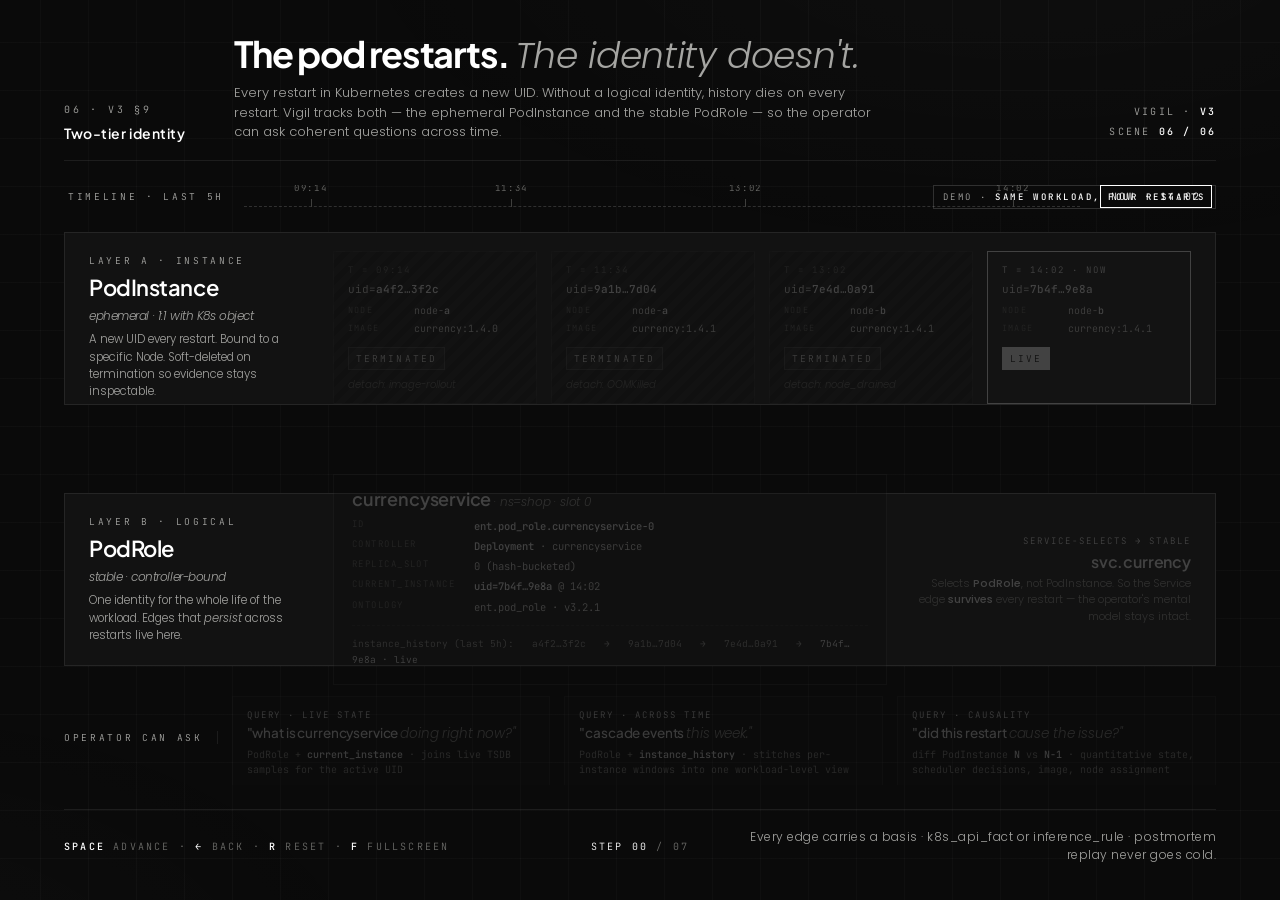
<file: architecture/06_identity.html>
<!DOCTYPE html>
<html lang="en">
<head>
<meta charset="UTF-8" />
<meta name="viewport" content="width=device-width, initial-scale=1.0" />
<title>06 — Two-tier identity · Vigil</title>
<link rel="stylesheet" href="shared.css" />
<style>
  .stage {
    position: relative;
    width: 100%;
    height: 100%;
    display: grid;
    grid-template-rows: auto 1fr auto;
    gap: 24px;
    min-height: 0;
  }

  /* ---------- 1) Timeline scrubber (top) ---------- */
  .scrub {
    display: grid;
    grid-template-columns: auto 1fr auto;
    gap: 20px;
    align-items: center;
    padding: 0 4px;
  }
  .scrub__label {
    font-family: var(--mono);
    font-size: 9.5px;
    letter-spacing: 0.28em;
    text-transform: uppercase;
    color: var(--ink-mid);
  }
  .scrub__rail {
    position: relative;
    height: 22px;
    border-bottom: 1px dashed var(--rule-strong);
  }
  .scrub__tick {
    position: absolute;
    bottom: -1px;
    width: 1px;
    height: 8px;
    background: var(--ink-mute);
    transition: background var(--dur) var(--ease-out);
  }
  .scrub__tick.is-on { background: var(--ink-hi); height: 12px; }
  .scrub__tick-label {
    position: absolute;
    bottom: 12px;
    transform: translateX(-50%);
    font-family: var(--mono);
    font-size: 9px;
    letter-spacing: 0.18em;
    color: var(--ink-low);
    text-transform: uppercase;
    transition: color var(--dur) var(--ease-out);
  }
  .scrub__tick.is-on + .scrub__tick-label,
  .scrub__tick-label.is-on { color: var(--ink-hi); }
  .scrub__now {
    font-family: var(--mono);
    font-size: 10px;
    letter-spacing: 0.22em;
    text-transform: uppercase;
    color: var(--ink-hi);
    padding: 4px 10px;
    border: 1px solid var(--ink-hi);
  }

  /* ---------- 2) Main viz: 2 lanes ---------- */
  .viz {
    display: grid;
    grid-template-rows: 1fr auto 1fr;
    gap: 16px;
    min-height: 0;
  }

  /* INSTANCE lane (top) — 4 PodInstance cards across time, plus current-Node */
  .lane-instances {
    border: 1px solid var(--rule);
    background: var(--surface);
    padding: 18px 24px;
    display: grid;
    grid-template-columns: 220px 1fr;
    gap: 24px;
    align-items: center;
    position: relative;
    min-height: 0;
  }
  .lane-instances__head {
    display: flex;
    flex-direction: column;
    gap: 8px;
  }
  .lane-instances__role {
    font-family: var(--mono);
    font-size: 9.5px;
    letter-spacing: 0.28em;
    text-transform: uppercase;
    color: var(--ink-mid);
  }
  .lane-instances__name {
    font-family: var(--display);
    font-size: 22px;
    font-weight: 600;
    color: var(--ink-hi);
    letter-spacing: -0.02em;
    line-height: 1.1;
  }
  .lane-instances__name em {
    font-family: var(--body);
    font-style: italic;
    font-weight: 300;
    color: var(--ink-mid);
    font-size: 12px;
  }
  .lane-instances__sub {
    font-family: var(--body);
    font-weight: 300;
    font-size: 11.5px;
    line-height: 1.5;
    color: var(--ink-mid);
  }

  .insts {
    display: grid;
    grid-template-columns: repeat(4, 1fr);
    gap: 14px;
    align-items: stretch;
  }
  .inst {
    border: 1px solid var(--rule);
    background: var(--plane);
    padding: 12px 14px 11px;
    position: relative;
    display: flex;
    flex-direction: column;
    gap: 4px;
    opacity: 0.20;
    transition:
      opacity var(--dur) var(--ease-out),
      border-color var(--dur) var(--ease-out),
      background var(--dur) var(--ease-out);
  }
  .inst.is-on { opacity: 1; }
  .inst.is-live {
    border-color: var(--ink-hi);
    background: var(--surface-2);
  }
  .inst.is-term {
    background-image:
      repeating-linear-gradient(135deg, rgba(255,255,255,0.045) 0 6px, transparent 6px 12px);
  }
  .inst__t {
    font-family: var(--mono);
    font-size: 9px;
    letter-spacing: 0.22em;
    text-transform: uppercase;
    color: var(--ink-low);
  }
  .inst.is-on .inst__t { color: var(--ink-mid); }
  .inst.is-live .inst__t { color: var(--ink-hi); }
  .inst__uid {
    font-family: var(--mono);
    font-size: 11px;
    color: var(--ink);
    word-break: break-all;
    margin: 2px 0 4px;
  }
  .inst__uid b { color: var(--ink-hi); font-weight: 500; }
  .inst__row {
    display: grid;
    grid-template-columns: 60px 1fr;
    gap: 6px;
    font-family: var(--mono);
    font-size: 10px;
    color: var(--ink-mid);
    line-height: 1.45;
  }
  .inst__row .k { color: var(--ink-low); letter-spacing: 0.14em; text-transform: uppercase; font-size: 8.5px; }
  .inst__row .v { color: var(--ink); }
  .inst__row .v b { color: var(--ink-hi); font-weight: 500; }
  .inst__state {
    margin-top: 6px;
    font-family: var(--mono);
    font-size: 9.5px;
    letter-spacing: 0.22em;
    text-transform: uppercase;
    color: var(--ink-low);
    padding: 4px 7px;
    border: 1px solid var(--rule);
    align-self: flex-start;
  }
  .inst.is-term .inst__state {
    color: var(--ink);
    border-color: var(--rule-strong);
    background: rgba(245,245,244,0.04);
  }
  .inst.is-live .inst__state {
    color: var(--plane);
    background: var(--ink-hi);
    border-color: var(--ink-hi);
  }
  .inst__detach {
    margin-top: 4px;
    font-family: var(--body);
    font-style: italic;
    font-weight: 300;
    font-size: 10px;
    color: var(--ink-low);
    line-height: 1.4;
  }

  /* ---------- Link rail between lanes ---------- */
  .link-rail {
    position: relative;
    height: 56px;
    overflow: visible;
  }
  .link-rail svg {
    width: 100%;
    height: 100%;
    display: block;
    overflow: visible;
  }
  .link {
    stroke: var(--ink-mute);
    stroke-width: 1;
    fill: none;
    opacity: 0;
    transition: opacity var(--dur) var(--ease-out), stroke var(--dur) var(--ease-out);
  }
  .link.is-on { opacity: 1; }
  .link--history.is-on { stroke: var(--ink-low); stroke-dasharray: 4 3; }
  .link--live.is-on    { stroke: var(--ink-hi); stroke-width: 1.4; }
  .link__cap {
    fill: var(--ink-low);
    font-family: 'JetBrains Mono', monospace;
    font-size: 9px;
    letter-spacing: 0.04em;
    opacity: 0;
    transition: opacity var(--dur) var(--ease-out);
  }
  .link__cap.is-on { opacity: 1; fill: var(--ink-mid); }

  /* LOGICAL lane (bottom) — PodRole card centered */
  .lane-role {
    border: 1px solid var(--rule);
    background: var(--surface);
    padding: 18px 24px;
    display: grid;
    grid-template-columns: 220px 1fr 280px;
    gap: 24px;
    align-items: center;
    position: relative;
    min-height: 0;
    transition: border-color var(--dur) var(--ease-out), background var(--dur) var(--ease-out);
  }
  .lane-role.is-on { border-color: var(--ink-hi); background: var(--surface-2); }
  .lane-role__head {
    display: flex;
    flex-direction: column;
    gap: 8px;
  }
  .lane-role__role {
    font-family: var(--mono);
    font-size: 9.5px;
    letter-spacing: 0.28em;
    text-transform: uppercase;
    color: var(--ink-mid);
  }
  .lane-role.is-on .lane-role__role { color: var(--ink-hi); }
  .lane-role__name {
    font-family: var(--display);
    font-size: 22px;
    font-weight: 600;
    color: var(--ink-hi);
    letter-spacing: -0.02em;
    line-height: 1.1;
  }
  .lane-role__name em {
    font-family: var(--body);
    font-style: italic;
    font-weight: 300;
    color: var(--ink-mid);
    font-size: 12px;
  }
  .lane-role__sub {
    font-family: var(--body);
    font-weight: 300;
    font-size: 11.5px;
    line-height: 1.5;
    color: var(--ink-mid);
  }
  .role-card {
    border: 1px solid var(--rule-strong);
    background: var(--plane);
    padding: 14px 18px 16px;
    min-height: 0;
    opacity: 0.20;
    transition: opacity var(--dur) var(--ease-out), border-color var(--dur) var(--ease-out), background var(--dur) var(--ease-out);
    position: relative;
  }
  .role-card.is-on { opacity: 1; border-color: var(--ink-hi); }
  .role-card__title {
    font-family: var(--display);
    font-size: 18px;
    font-weight: 600;
    color: var(--ink-hi);
    letter-spacing: -0.01em;
    line-height: 1.15;
    margin-bottom: 8px;
  }
  .role-card__title em {
    font-family: var(--body);
    font-style: italic;
    font-weight: 300;
    color: var(--ink-mid);
    font-size: 12px;
  }
  .role-card__rows {
    display: grid;
    grid-template-columns: 110px 1fr;
    gap: 4px 12px;
    font-family: var(--mono);
    font-size: 10.5px;
    line-height: 1.55;
  }
  .role-card__rows .k { color: var(--ink-low); letter-spacing: 0.16em; text-transform: uppercase; font-size: 9px; }
  .role-card__rows .v { color: var(--ink); }
  .role-card__rows .v b { color: var(--ink-hi); font-weight: 500; }
  .role-card__hist {
    margin-top: 10px;
    padding-top: 10px;
    border-top: 1px dashed var(--rule);
    font-family: var(--mono);
    font-size: 9.5px;
    color: var(--ink-mid);
    line-height: 1.7;
  }
  .role-card__hist b { color: var(--ink-hi); font-weight: 500; }
  .role-card__hist .live { color: var(--ink-hi); }

  /* Service-selects ghost edge */
  .service {
    text-align: right;
    opacity: 0.20;
    transition: opacity var(--dur) var(--ease-out);
  }
  .service.is-on { opacity: 1; }
  .service__head {
    font-family: var(--mono);
    font-size: 9px;
    letter-spacing: 0.22em;
    text-transform: uppercase;
    color: var(--ink-hi);
    margin-bottom: 6px;
  }
  .service__name {
    font-family: var(--display);
    font-size: 16px;
    font-weight: 600;
    color: var(--ink-hi);
    letter-spacing: -0.01em;
    line-height: 1.15;
    margin-bottom: 4px;
  }
  .service__sub {
    font-family: var(--body);
    font-weight: 300;
    font-size: 11px;
    line-height: 1.5;
    color: var(--ink-mid);
  }
  .service__sub b { color: var(--ink-hi); font-weight: 500; }

  /* ---------- 3) Query strip (bottom) ---------- */
  .queries {
    display: grid;
    grid-template-columns: auto repeat(3, 1fr);
    gap: 14px;
    align-items: stretch;
  }
  .queries__role {
    font-family: var(--mono);
    font-size: 9.5px;
    letter-spacing: 0.28em;
    text-transform: uppercase;
    color: var(--ink-mid);
    padding-right: 14px;
    border-right: 1px solid var(--rule);
    align-self: center;
  }
  .qry {
    border: 1px solid var(--rule);
    background: var(--surface);
    padding: 12px 14px 13px;
    opacity: 0.20;
    transform: translateY(6px);
    transition: opacity var(--dur) var(--ease-out), transform var(--dur) var(--ease-out), border-color var(--dur) var(--ease-out);
  }
  .qry.is-on {
    opacity: 1;
    transform: translateY(0);
    border-color: var(--ink-hi);
  }
  .qry__layer {
    font-family: var(--mono);
    font-size: 9px;
    letter-spacing: 0.22em;
    text-transform: uppercase;
    color: var(--ink-hi);
    margin-bottom: 4px;
  }
  .qry__q {
    font-family: var(--display);
    font-size: 13.5px;
    font-weight: 500;
    color: var(--ink-hi);
    letter-spacing: -0.01em;
    line-height: 1.25;
    margin-bottom: 5px;
  }
  .qry__q em {
    font-family: var(--body);
    font-style: italic;
    font-weight: 300;
    color: var(--ink-mid);
  }
  .qry__hint {
    font-family: var(--mono);
    font-size: 10px;
    color: var(--ink-mid);
    line-height: 1.45;
  }
  .qry__hint b { color: var(--ink-hi); font-weight: 500; }

  /* Demo pill */
  .demo-pill-row {
    position: absolute;
    top: 0;
    right: 0;
  }
</style>
</head>
<body data-step="0">
<div class="frame">

  <header class="frame__head">
    <div class="head__num">06 · v3 §9
      <strong>Two-tier identity</strong>
    </div>
    <div>
      <h1 class="head__title">The pod restarts. <em>The identity doesn't.</em></h1>
      <p class="head__sub">Every restart in Kubernetes creates a new UID. Without a logical identity, history dies on every restart. Vigil tracks both — the ephemeral PodInstance and the stable PodRole — so the operator can ask coherent questions across time.</p>
    </div>
    <div class="head__meta">
      <div>Vigil · <strong>v3</strong></div>
      <div>scene <strong>06 / 06</strong></div>
    </div>
  </header>

  <section class="frame__stage">
    <div class="demo-pill">Demo · <b>same workload, four restarts</b></div>

    <div class="stage">

      <!-- 1) Timeline scrubber -->
      <div class="scrub" data-reveal="1">
        <div class="scrub__label">timeline · last 5h</div>
        <div class="scrub__rail">
          <div class="scrub__tick" style="left:8%;"   data-reveal="2"></div>
          <div class="scrub__tick-label" style="left:8%;"  data-reveal="2">09:14</div>
          <div class="scrub__tick" style="left:32%;"  data-reveal="3"></div>
          <div class="scrub__tick-label" style="left:32%;" data-reveal="3">11:34</div>
          <div class="scrub__tick" style="left:60%;"  data-reveal="4"></div>
          <div class="scrub__tick-label" style="left:60%;" data-reveal="4">13:02</div>
          <div class="scrub__tick" style="left:92%;"  data-reveal="4"></div>
          <div class="scrub__tick-label" style="left:92%;" data-reveal="4">14:02</div>
        </div>
        <div class="scrub__now">now · 14:02</div>
      </div>

      <!-- 2) Main viz -->
      <div class="viz">

        <!-- TOP lane: PodInstances over time -->
        <div class="lane-instances">
          <div class="lane-instances__head">
            <div class="lane-instances__role">Layer A · instance</div>
            <div class="lane-instances__name">PodInstance<br/><em>ephemeral · 1:1 with K8s object</em></div>
            <div class="lane-instances__sub">A new UID every restart. Bound to a specific Node. Soft-deleted on termination so evidence stays inspectable.</div>
          </div>
          <div class="insts">
            <div class="inst is-term" data-reveal="2">
              <div class="inst__t">t = 09:14</div>
              <div class="inst__uid">uid=<b>a4f2…3f2c</b></div>
              <div class="inst__row"><span class="k">node</span><span class="v">node-<b>a</b></span></div>
              <div class="inst__row"><span class="k">image</span><span class="v">currency:1.4.0</span></div>
              <div class="inst__state">terminated</div>
              <div class="inst__detach">detach: image-rollout</div>
            </div>
            <div class="inst is-term" data-reveal="3">
              <div class="inst__t">t = 11:34</div>
              <div class="inst__uid">uid=<b>9a1b…7d04</b></div>
              <div class="inst__row"><span class="k">node</span><span class="v">node-<b>a</b></span></div>
              <div class="inst__row"><span class="k">image</span><span class="v">currency:1.4.1</span></div>
              <div class="inst__state">terminated</div>
              <div class="inst__detach">detach: OOMKilled</div>
            </div>
            <div class="inst is-term" data-reveal="4">
              <div class="inst__t">t = 13:02</div>
              <div class="inst__uid">uid=<b>7e4d…0a91</b></div>
              <div class="inst__row"><span class="k">node</span><span class="v">node-<b>b</b></span></div>
              <div class="inst__row"><span class="k">image</span><span class="v">currency:1.4.1</span></div>
              <div class="inst__state">terminated</div>
              <div class="inst__detach">detach: node_drained</div>
            </div>
            <div class="inst is-live" data-reveal="4">
              <div class="inst__t">t = 14:02 · now</div>
              <div class="inst__uid">uid=<b>7b4f…9e8a</b></div>
              <div class="inst__row"><span class="k">node</span><span class="v">node-<b>b</b></span></div>
              <div class="inst__row"><span class="k">image</span><span class="v">currency:1.4.1</span></div>
              <div class="inst__state">live</div>
              <div class="inst__detach">&nbsp;</div>
            </div>
          </div>
        </div>

        <!-- LINK rail: edges from each instance down to the role -->
        <div class="link-rail">
          <svg viewBox="0 0 1000 56" preserveAspectRatio="none">
            <!-- 4 instance columns x-centers, then converge to role center ~500 -->
            <!-- History edges (dashed) for terminated instances -->
            <path class="link link--history" data-reveal="5" d="M 165,0 C 165,28 500,28 500,56" />
            <path class="link link--history" data-reveal="5" d="M 380,0 C 380,28 500,28 500,56" />
            <path class="link link--history" data-reveal="5" d="M 600,0 C 600,28 500,28 500,56" />
            <!-- Live edge for current instance -->
            <path class="link link--live"    data-reveal="5" d="M 815,0 C 815,28 500,28 500,56" />
            <text class="link__cap" data-reveal="6" x="500" y="20" text-anchor="middle">history (3) · current (1) — all attach to one PodRole</text>
          </svg>
        </div>

        <!-- BOTTOM lane: PodRole + Service selector -->
        <div class="lane-role" data-reveal="5">
          <div class="lane-role__head">
            <div class="lane-role__role">Layer B · logical</div>
            <div class="lane-role__name">PodRole<br/><em>stable · controller-bound</em></div>
            <div class="lane-role__sub">One identity for the whole life of the workload. Edges that <em>persist</em> across restarts live here.</div>
          </div>
          <div class="role-card" data-reveal="5">
            <div class="role-card__title">currencyservice <em>· ns=shop · slot 0</em></div>
            <div class="role-card__rows">
              <span class="k">id</span><span class="v"><b>ent.pod_role.currencyservice-0</b></span>
              <span class="k">controller</span><span class="v"><b>Deployment</b> · currencyservice</span>
              <span class="k">replica_slot</span><span class="v">0 (hash-bucketed)</span>
              <span class="k">current_instance</span><span class="v"><b>uid=7b4f…9e8a</b> @ 14:02</span>
              <span class="k">ontology</span><span class="v">ent.pod_role · v3.2.1</span>
            </div>
            <div class="role-card__hist">
              instance_history (last 5h):
              &nbsp; a4f2…3f2c &nbsp; → &nbsp; 9a1b…7d04 &nbsp; → &nbsp; 7e4d…0a91 &nbsp; → &nbsp; <span class="live">7b4f…9e8a · live</span>
            </div>
          </div>
          <div class="service" data-reveal="6">
            <div class="service__head">service-selects → stable</div>
            <div class="service__name">svc.currency</div>
            <div class="service__sub">
              Selects <b>PodRole</b>, not PodInstance. So the Service edge <b>survives</b> every restart — the operator's mental model stays intact.
            </div>
          </div>
        </div>

      </div>

      <!-- 3) Operator query strip -->
      <div class="queries">
        <div class="queries__role">Operator can ask</div>
        <div class="qry" data-reveal="7">
          <div class="qry__layer">query · live state</div>
          <div class="qry__q">"what is currencyservice <em>doing right now?"</em></div>
          <div class="qry__hint">PodRole + <b>current_instance</b> · joins live TSDB samples for the active UID</div>
        </div>
        <div class="qry" data-reveal="7">
          <div class="qry__layer">query · across time</div>
          <div class="qry__q">"cascade events <em>this week."</em></div>
          <div class="qry__hint">PodRole + <b>instance_history</b> · stitches per-instance windows into one workload-level view</div>
        </div>
        <div class="qry" data-reveal="7">
          <div class="qry__layer">query · causality</div>
          <div class="qry__q">"did this restart <em>cause the issue?"</em></div>
          <div class="qry__hint">diff PodInstance <b>N</b> vs <b>N−1</b> · quantitative state, scheduler decisions, image, node assignment</div>
        </div>
      </div>

    </div>
  </section>

  <footer class="frame__foot">
    <div class="foot__hint">
      <b>SPACE</b> advance · <b>←</b> back · <b>R</b> reset · <b>F</b> fullscreen
    </div>
    <div class="foot__step">
      Step <span data-step-label>00</span> <span class="total">/ <span data-step-total>07</span></span>
    </div>
    <div class="foot__caption">
      Every edge carries a basis · k8s_api_fact or inference_rule · postmortem replay never goes cold.
    </div>
  </footer>

</div>

<script>window.TOTAL_STEPS = 7;</script>
<script src="shared.js"></script>
<script>
  // Mirror tick highlights — when a tick reveals, color its sibling label too.
  (function () {
    function sync() {
      const step = parseInt(document.body.getAttribute('data-step'), 10) || 0;
      document.querySelectorAll('.scrub__tick').forEach((t) => {
        const at = parseInt(t.getAttribute('data-reveal'), 10);
        t.classList.toggle('is-on', !isNaN(at) && step >= at);
      });
      document.querySelectorAll('.scrub__tick-label').forEach((t) => {
        const at = parseInt(t.getAttribute('data-reveal'), 10);
        t.classList.toggle('is-on', !isNaN(at) && step >= at);
      });
    }
    new MutationObserver(sync).observe(document.body, { attributes: true, attributeFilter: ['data-step'] });
    sync();
  })();
</script>
</body>
</html>
</file>
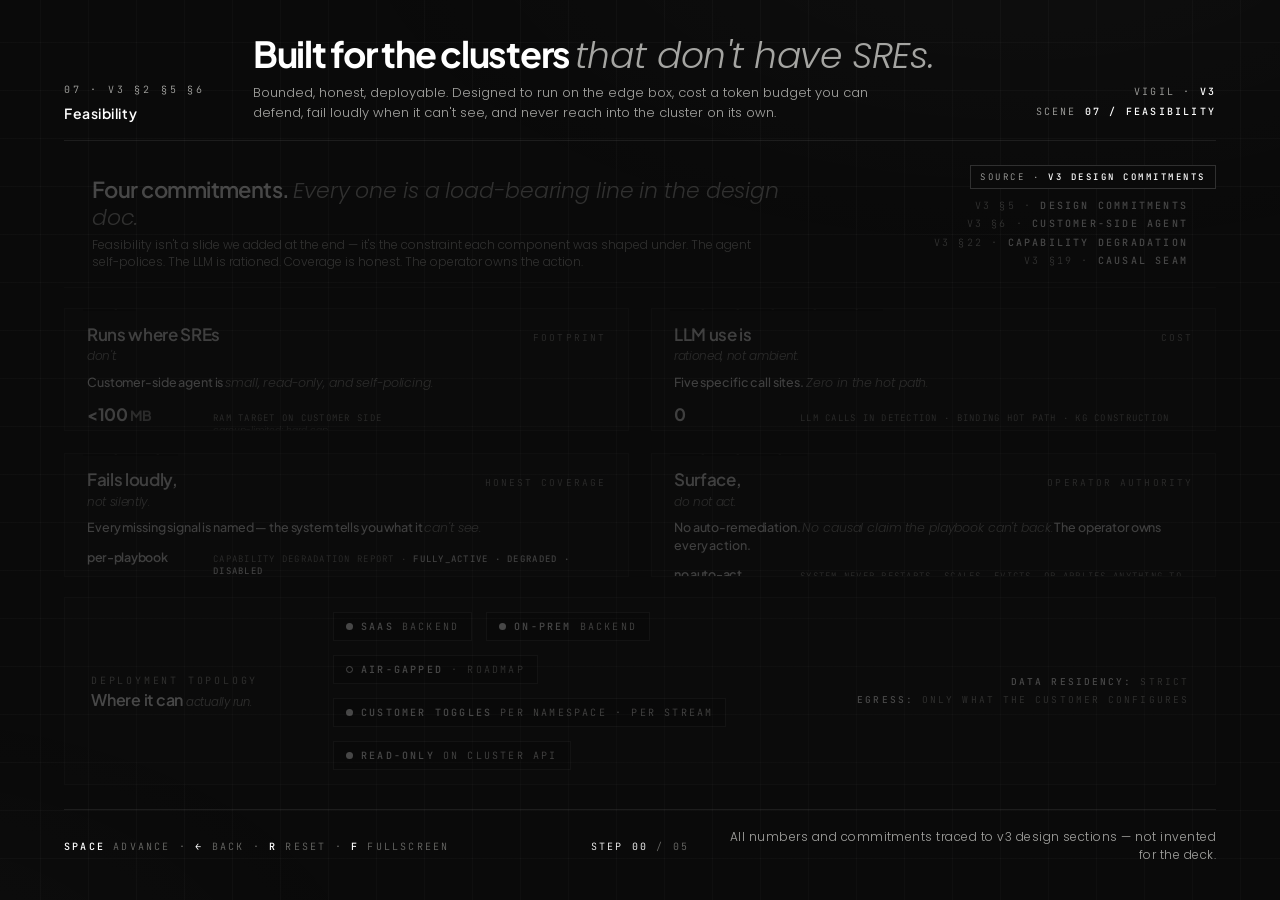
<file: architecture/feasibility.html>
<!DOCTYPE html>
<html lang="en">
<head>
<meta charset="UTF-8" />
<meta name="viewport" content="width=device-width, initial-scale=1.0" />
<title>Feasibility · Vigil</title>
<link rel="stylesheet" href="shared.css" />
<style>
  .stage {
    width: 100%;
    height: 100%;
    display: grid;
    /* hero auto, pillars 1fr fills rest, topo auto */
    grid-template-rows: auto 1fr auto;
    gap: 20px;
    min-height: 0;
    overflow: hidden;
  }

  /* ---------- Row A: hero claim ---------- */
  .hero {
    display: grid;
    grid-template-columns: 1fr auto;
    gap: 32px;
    align-items: end;
    padding: 12px 28px 16px;
    border-bottom: 1px solid var(--rule);
    min-height: 0;
    opacity: 0.25;
    transition: opacity var(--dur) var(--ease-out);
  }
  .hero.is-on { opacity: 1; }
  .hero__line {
    font-family: var(--display);
    font-size: 22px;
    font-weight: 600;
    color: var(--ink-hi);
    letter-spacing: -0.025em;
    line-height: 1.15;
    max-width: 720px;
  }
  .hero__line em {
    font-family: var(--body);
    font-style: italic;
    font-weight: 300;
    color: var(--ink-mid);
    letter-spacing: -0.005em;
  }
  .hero__sub {
    margin-top: 6px;
    font-family: var(--body);
    font-weight: 300;
    font-size: 12px;
    line-height: 1.45;
    color: var(--ink-mid);
    max-width: 680px;
  }
  .hero__rhs {
    text-align: right;
    font-family: var(--mono);
    font-size: 10px;
    letter-spacing: 0.22em;
    text-transform: uppercase;
    color: var(--ink-mid);
    line-height: 1.85;
  }
  .hero__rhs b { color: var(--ink-hi); font-weight: 500; }

  /* ---------- Row B: 4 pillar cards (2x2) ---------- */
  .pillars {
    display: grid;
    grid-template-columns: 1fr 1fr;
    grid-template-rows: 1fr 1fr;
    gap: 22px;
    min-height: 0;
    overflow: hidden;
  }
  .pillar {
    position: relative;
    border: 1px solid var(--rule);
    background: var(--surface);
    padding: 16px 22px 14px;
    display: flex;
    flex-direction: column;
    gap: 10px;
    min-height: 0;
    overflow: hidden;
    opacity: 0.22;
    transition:
      opacity var(--dur) var(--ease-out),
      border-color var(--dur) var(--ease-out),
      background var(--dur) var(--ease-out);
  }
  .pillar__rows { flex: 1 1 auto; min-height: 0; }
  .pillar__foot { margin-top: auto; }
  .pillar.is-on { opacity: 1; border-color: var(--ink-hi); background: var(--surface-2); }

  /* Section pip on top-left */
  .pillar__pip {
    position: absolute;
    top: -10px;
    left: 18px;
    background: var(--plane);
    padding: 0 9px;
    font-family: var(--mono);
    font-size: 9px;
    letter-spacing: 0.22em;
    text-transform: uppercase;
    color: var(--ink-low);
    transition: color var(--dur) var(--ease-out);
  }
  .pillar.is-on .pillar__pip { color: var(--ink-hi); }

  .pillar__head {
    display: grid;
    grid-template-columns: 1fr auto;
    gap: 12px;
    align-items: baseline;
  }
  .pillar__name {
    font-family: var(--display);
    font-size: 17px;
    font-weight: 600;
    color: var(--ink-hi);
    letter-spacing: -0.02em;
    line-height: 1.15;
  }
  .pillar__name em {
    font-family: var(--body);
    font-style: italic;
    font-weight: 300;
    color: var(--ink-mid);
    font-size: 12px;
  }
  .pillar__role {
    font-family: var(--mono);
    font-size: 9.5px;
    letter-spacing: 0.22em;
    text-transform: uppercase;
    color: var(--ink-mid);
  }

  .pillar__claim {
    font-family: var(--display);
    font-size: 12.5px;
    font-weight: 500;
    color: var(--ink-hi);
    letter-spacing: -0.01em;
    line-height: 1.35;
  }
  .pillar__claim em {
    font-family: var(--body);
    font-style: italic;
    font-weight: 300;
    color: var(--ink-mid);
  }

  .pillar__rows {
    display: grid;
    grid-template-columns: 110px 1fr;
    gap: 8px 16px;
    align-items: baseline;
    align-content: start;
    margin-top: 4px;
  }
  .pillar__num {
    font-family: var(--display);
    font-size: 17px;
    font-weight: 700;
    color: var(--ink-hi);
    letter-spacing: -0.025em;
    line-height: 1;
    white-space: nowrap;
  }
  .pillar__num--small { font-size: 12.5px; font-weight: 600; }
  .pillar__lbl {
    font-family: var(--mono);
    font-size: 9px;
    letter-spacing: 0.14em;
    text-transform: uppercase;
    color: var(--ink-mid);
    line-height: 1.35;
  }
  .pillar__lbl b { color: var(--ink-hi); font-weight: 500; }
  .pillar__lbl em {
    font-family: var(--body);
    font-style: italic;
    font-weight: 300;
    color: var(--ink-low);
    text-transform: none;
    letter-spacing: 0;
  }

  .pillar__foot {
    /* Hidden — narrative content moved to voiceover; 4 metric rows are the visual substance */
    display: none;
  }
  .pillar__foot b { color: var(--ink-hi); font-weight: 500; }

  /* Different fills for the 4 pillars */
  .pillar--cost.is-on {
    background-image:
      repeating-linear-gradient(135deg, rgba(255,255,255,0.03) 0 6px, transparent 6px 12px);
  }
  .pillar--honest.is-on {
    background-image:
      repeating-linear-gradient(135deg, rgba(255,255,255,0.03) 0 6px, transparent 6px 12px);
  }

  /* ---------- Row C: deployment topology footer ---------- */
  .topo {
    display: grid;
    grid-template-columns: 210px 1fr auto;
    gap: 32px;
    align-items: center;
    padding: 14px 26px 14px;
    border: 1px solid var(--rule);
    min-height: 0;
    overflow: hidden;
    background: var(--surface);
    opacity: 0.25;
    transition: opacity var(--dur) var(--ease-out), border-color var(--dur) var(--ease-out), background var(--dur) var(--ease-out);
  }
  .topo.is-on { opacity: 1; border-color: var(--ink-hi); background: var(--surface-2); }
  .topo__head {
    display: flex;
    flex-direction: column;
    gap: 4px;
  }
  .topo__role {
    font-family: var(--mono);
    font-size: 10px;
    letter-spacing: 0.28em;
    text-transform: uppercase;
    color: var(--ink-mid);
  }
  .topo.is-on .topo__role { color: var(--ink-hi); }
  .topo__name {
    font-family: var(--display);
    font-size: 16px;
    font-weight: 600;
    color: var(--ink-hi);
    letter-spacing: -0.015em;
    line-height: 1.1;
  }
  .topo__name em {
    font-family: var(--body);
    font-style: italic;
    font-weight: 300;
    color: var(--ink-mid);
    font-size: 11.5px;
  }
  .topo__chips {
    display: flex;
    gap: 14px;
    flex-wrap: wrap;
  }
  .tchip {
    display: flex;
    align-items: center;
    gap: 8px;
    padding: 7px 12px;
    border: 1px solid var(--rule-strong);
    font-family: var(--mono);
    font-size: 10px;
    letter-spacing: 0.22em;
    text-transform: uppercase;
    color: var(--ink);
    background: var(--plane);
  }
  .tchip b { color: var(--ink-hi); font-weight: 500; }
  .tchip__dot {
    width: 7px; height: 7px;
    border-radius: 50%;
    background: var(--ink-hi);
  }
  .tchip--soon .tchip__dot {
    background: transparent;
    border: 1.4px solid var(--ink-hi);
  }
  .tchip--soon { color: var(--ink-mid); }
  .topo__seal {
    text-align: right;
    font-family: var(--mono);
    font-size: 9.5px;
    letter-spacing: 0.22em;
    text-transform: uppercase;
    color: var(--ink-mid);
    line-height: 1.85;
  }
  .topo__seal b { color: var(--ink-hi); font-weight: 500; }
</style>
</head>
<body data-step="0">
<div class="frame">

  <header class="frame__head">
    <div class="head__num">07 · v3 §2 §5 §6
      <strong>Feasibility</strong>
    </div>
    <div>
      <h1 class="head__title">Built for the clusters <em>that don't have SREs.</em></h1>
      <p class="head__sub">Bounded, honest, deployable. Designed to run on the edge box, cost a token budget you can defend, fail loudly when it can't see, and never reach into the cluster on its own.</p>
    </div>
    <div class="head__meta">
      <div>Vigil · <strong>v3</strong></div>
      <div>scene <strong>07 / feasibility</strong></div>
    </div>
  </header>

  <section class="frame__stage">
    <div class="demo-pill">Source · <b>v3 design commitments</b></div>

    <div class="stage">

      <!-- Row A: hero -->
      <div class="hero" data-reveal="1">
        <div>
          <div class="hero__line">Four commitments. <em>Every one is a load-bearing line in the design doc.</em></div>
          <div class="hero__sub">Feasibility isn't a slide we added at the end — it's the constraint each component was shaped under. The agent self-polices. The LLM is rationed. Coverage is honest. The operator owns the action.</div>
        </div>
        <div class="hero__rhs">
          <div>v3 §5 · <b>design commitments</b></div>
          <div>v3 §6 · <b>customer-side agent</b></div>
          <div>v3 §22 · <b>capability degradation</b></div>
          <div>v3 §19 · <b>causal seam</b></div>
        </div>
      </div>

      <!-- Row B: 4 pillars (2x2) -->
      <div class="pillars">

        <!-- Pillar 1 — FOOTPRINT -->
        <div class="pillar pillar--footprint" data-reveal="2">
          <div class="pillar__pip">v3 §6</div>
          <div class="pillar__head">
            <div class="pillar__name">Runs where SREs<br/><em>don't.</em></div>
            <div class="pillar__role">footprint</div>
          </div>
          <div class="pillar__claim">Customer-side agent is <em>small, read-only, and self-policing.</em></div>
          <div class="pillar__rows">
            <span class="pillar__num">&lt;100 <span style="font-size:14px;color:var(--ink-mid);">MB</span></span>
            <span class="pillar__lbl">RAM target on customer side<br/><em>cgroup-limited; hard cap</em></span>

            <span class="pillar__num">&lt;1 <span style="font-size:14px;color:var(--ink-mid);">core</span></span>
            <span class="pillar__lbl">CPU sustained · backs off when <b>host is under pressure</b></span>

            <span class="pillar__num pillar__num--small">read-only</span>
            <span class="pillar__lbl">Agent never writes to the cluster API · never restarts a workload</span>

            <span class="pillar__num pillar__num--small">single-node OK</span>
            <span class="pillar__lbl">Designed for lightweight K8s · edge &amp; industrial · 1–3 nodes typical</span>
          </div>
          <div class="pillar__foot">
            If the workload needs more, the agent <b>gives ground</b> — scrape frequency drops before the workload notices.
          </div>
        </div>

        <!-- Pillar 2 — COST / LLM BOUNDED -->
        <div class="pillar pillar--cost" data-reveal="3">
          <div class="pillar__pip">v3 §5 · §7 · §16 · §17 · §18</div>
          <div class="pillar__head">
            <div class="pillar__name">LLM use is<br/><em>rationed, not ambient.</em></div>
            <div class="pillar__role">cost</div>
          </div>
          <div class="pillar__claim">Five specific call sites. <em>Zero in the hot path.</em></div>
          <div class="pillar__rows">
            <span class="pillar__num">0</span>
            <span class="pillar__lbl">LLM calls in detection · binding hot path · KG construction</span>

            <span class="pillar__num pillar__num--small">1 / pattern</span>
            <span class="pillar__lbl">T5 binding · <b>cached forever</b> · cost scales with schema churn, not traffic</span>

            <span class="pillar__num pillar__num--small">1 / fire</span>
            <span class="pillar__lbl">Interpreter narration when a playbook matches · ~400 tok / insight</span>

            <span class="pillar__num pillar__num--small">windowed</span>
            <span class="pillar__lbl">Exploratory + master agent · <b>budget-bounded</b>, only when needed</span>
          </div>
          <div class="pillar__foot">
            Token spend is <b>predictable per cluster</b> — proportional to <em>novelty</em>, not to observation volume.
          </div>
        </div>

        <!-- Pillar 3 — HONEST -->
        <div class="pillar pillar--honest" data-reveal="4">
          <div class="pillar__pip">v3 §22 · §7</div>
          <div class="pillar__head">
            <div class="pillar__name">Fails loudly,<br/><em>not silently.</em></div>
            <div class="pillar__role">honest coverage</div>
          </div>
          <div class="pillar__claim">Every missing signal is named — the system tells you what it <em>can't see.</em></div>
          <div class="pillar__rows">
            <span class="pillar__num pillar__num--small">per-playbook</span>
            <span class="pillar__lbl">Capability degradation report · <b>fully_active · degraded · disabled</b></span>

            <span class="pillar__num pillar__num--small">confidence</span>
            <span class="pillar__lbl">Every binding carries a tier — <b>high · medium · low</b> · with provenance</span>

            <span class="pillar__num pillar__num--small">no claim</span>
            <span class="pillar__lbl">Beyond what the playbook signature explicitly supports · §19 causal seam</span>

            <span class="pillar__num pillar__num--small">candidate</span>
            <span class="pillar__lbl">Exploratory hypotheses marked for <b>library review</b> — never silently promoted</span>
          </div>
          <div class="pillar__foot">
            Coverage starts narrow and grows. The operator always knows what is <b>active, degraded, and why</b>.
          </div>
        </div>

        <!-- Pillar 4 — OPERATOR AUTHORITY -->
        <div class="pillar pillar--operator" data-reveal="5">
          <div class="pillar__pip">v3 §5 · §19 · §23</div>
          <div class="pillar__head">
            <div class="pillar__name">Surface,<br/><em>do not act.</em></div>
            <div class="pillar__role">operator authority</div>
          </div>
          <div class="pillar__claim">No auto-remediation. <em>No causal claim the playbook can't back.</em> The operator owns every action.</div>
          <div class="pillar__rows">
            <span class="pillar__num pillar__num--small">no auto-act</span>
            <span class="pillar__lbl">System never restarts, scales, evicts, or applies anything to the cluster</span>

            <span class="pillar__num pillar__num--small">drill-down</span>
            <span class="pillar__lbl">Every claim links 4 levels deep to the <b>bytes that justify it</b> · §23</span>

            <span class="pillar__num pillar__num--small">escalate</span>
            <span class="pillar__lbl">Ambiguous incidents route to operator — <b>master agent waits</b> on the choice</span>

            <span class="pillar__num pillar__num--small">annotate</span>
            <span class="pillar__lbl">Operator feedback is first-class · feeds back into pattern library</span>
          </div>
          <div class="pillar__foot">
            The system makes the operator <b>faster and better-grounded</b> — it never replaces their judgment.
          </div>
        </div>

      </div>

      <!-- Row C: deployment topology -->
      <div class="topo" data-reveal="5">
        <div class="topo__head">
          <div class="topo__role">deployment topology</div>
          <div class="topo__name">Where it can <em>actually run.</em></div>
        </div>
        <div class="topo__chips">
          <div class="tchip"><span class="tchip__dot"></span><b>SaaS</b> backend</div>
          <div class="tchip"><span class="tchip__dot"></span><b>On-prem</b> backend</div>
          <div class="tchip tchip--soon"><span class="tchip__dot"></span><b>Air-gapped</b> · roadmap</div>
          <div class="tchip"><span class="tchip__dot"></span><b>Customer toggles</b> per namespace · per stream</div>
          <div class="tchip"><span class="tchip__dot"></span><b>Read-only</b> on cluster API</div>
        </div>
        <div class="topo__seal">
          <div><b>Data residency:</b> strict</div>
          <div><b>Egress:</b> only what the customer configures</div>
        </div>
      </div>

    </div>
  </section>

  <footer class="frame__foot">
    <div class="foot__hint">
      <b>SPACE</b> advance · <b>←</b> back · <b>R</b> reset · <b>F</b> fullscreen
    </div>
    <div class="foot__step">
      Step <span data-step-label>00</span> <span class="total">/ <span data-step-total>05</span></span>
    </div>
    <div class="foot__caption">
      All numbers and commitments traced to v3 design sections — not invented for the deck.
    </div>
  </footer>

</div>

<script>window.TOTAL_STEPS = 5;</script>
<script src="shared.js"></script>
</body>
</html>
</file>
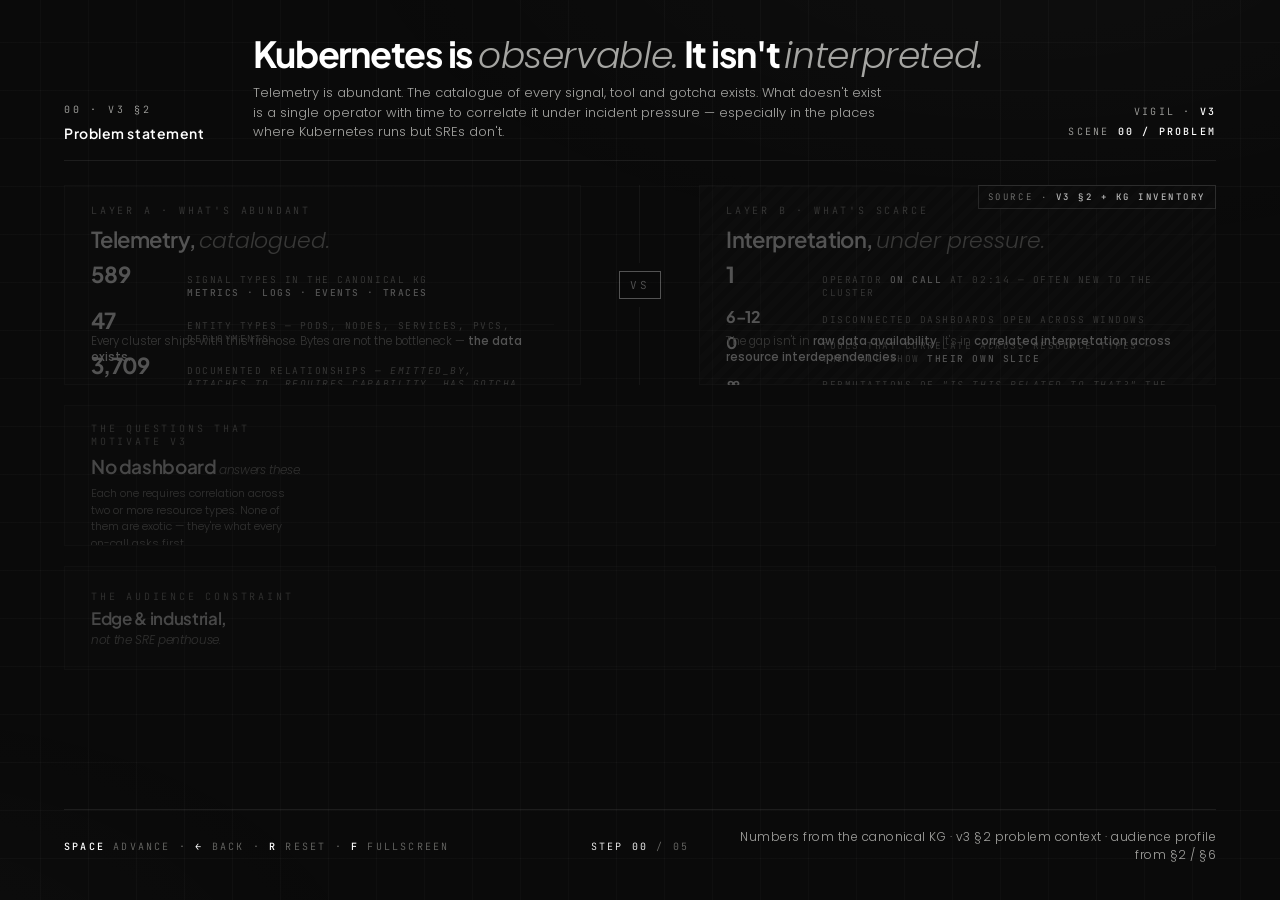
<file: architecture/problem.html>
<!DOCTYPE html>
<html lang="en">
<head>
<meta charset="UTF-8" />
<meta name="viewport" content="width=device-width, initial-scale=1.0" />
<title>Problem statement · Vigil</title>
<link rel="stylesheet" href="shared.css" />
<style>
  .stage {
    width: 100%;
    height: 100%;
    display: grid;
    /* Explicit fractional rows so no section can push past its cell. */
    grid-template-rows: 1.35fr 0.95fr 0.7fr 0.45fr;
    gap: 20px;
    min-height: 0;
    overflow: hidden;
  }

  /* ---------- Row A: the big asymmetry (2 columns) ---------- */
  .asym {
    display: grid;
    grid-template-columns: 1fr auto 1fr;
    gap: 32px;
    align-items: stretch;
    min-height: 0;
    overflow: hidden;
  }
  .asym__side {
    position: relative;
    padding: 18px 26px 18px;
    border: 1px solid var(--rule);
    background: var(--surface);
    display: flex;
    flex-direction: column;
    gap: 10px;
    min-height: 0;
    opacity: 0.30;
    transition: opacity var(--dur) var(--ease-out), border-color var(--dur) var(--ease-out), background var(--dur) var(--ease-out);
  }
  .asym__side .asym__rows { flex: 1 1 auto; }
  .asym__side .asym__foot { margin-top: auto; }
  .asym__side.is-on { opacity: 1; border-color: var(--ink-hi); background: var(--surface-2); }
  .asym__role {
    font-family: var(--mono);
    font-size: 10px;
    letter-spacing: 0.28em;
    text-transform: uppercase;
    color: var(--ink-mid);
    transition: color var(--dur) var(--ease-out);
  }
  .asym__side.is-on .asym__role { color: var(--ink-hi); }
  .asym__head {
    font-family: var(--display);
    font-size: 22px;
    font-weight: 600;
    color: var(--ink-hi);
    letter-spacing: -0.025em;
    line-height: 1.1;
  }
  .asym__head em {
    font-family: var(--body);
    font-style: italic;
    font-weight: 300;
    color: var(--ink-mid);
    letter-spacing: -0.005em;
  }
  .asym__rows {
    display: grid;
    grid-template-columns: 78px 1fr;
    gap: 9px 18px;
    align-items: baseline;
    align-content: start;
    min-height: 0;
  }
  .asym__num {
    font-family: var(--display);
    font-size: 22px;
    font-weight: 700;
    letter-spacing: -0.03em;
    color: var(--ink-hi);
    line-height: 1;
  }
  .asym__num--small { font-size: 16px; }
  .asym__lbl {
    font-family: var(--mono);
    font-size: 9.5px;
    letter-spacing: 0.16em;
    text-transform: uppercase;
    color: var(--ink-mid);
    line-height: 1.4;
  }
  .asym__lbl b { color: var(--ink-hi); font-weight: 500; }

  .asym__foot {
    padding-top: 8px;
    border-top: 1px solid var(--rule);
    font-family: var(--body);
    font-weight: 300;
    font-size: 11.5px;
    line-height: 1.45;
    color: var(--ink-mid);
  }
  .asym__foot b { color: var(--ink-hi); font-weight: 500; }
  .asym__foot em {
    font-family: var(--body);
    font-style: italic;
    color: var(--ink-low);
  }
  .asym__side--scarce {
    background-image:
      repeating-linear-gradient(135deg, rgba(255,255,255,0.025) 0 6px, transparent 6px 12px);
  }
  .asym__side--scarce.is-on {
    background-image:
      repeating-linear-gradient(135deg, rgba(255,255,255,0.05) 0 6px, transparent 6px 12px);
  }

  .asym__pivot {
    display: flex;
    flex-direction: column;
    align-items: center;
    justify-content: center;
    gap: 8px;
    padding: 0 6px;
    opacity: 0.30;
    transition: opacity var(--dur) var(--ease-out);
  }
  .asym__pivot.is-on { opacity: 1; }
  .asym__pivot-rule {
    width: 1px;
    flex: 1;
    background: var(--rule-strong);
    min-height: 30px;
  }
  .asym__pivot-vs {
    font-family: var(--mono);
    font-size: 11px;
    letter-spacing: 0.28em;
    text-transform: uppercase;
    color: var(--ink-hi);
    padding: 6px 10px;
    border: 1px solid var(--ink-hi);
    background: var(--plane);
    white-space: nowrap;
  }

  /* ---------- Row B: three operator questions ---------- */
  .questions {
    border: 1px solid var(--rule);
    background: var(--surface);
    padding: 16px 26px;
    display: grid;
    grid-template-columns: 210px 1fr;
    gap: 32px;
    align-items: center;
    min-height: 0;
    overflow: hidden;
    opacity: 0.25;
    transition: opacity var(--dur) var(--ease-out), border-color var(--dur) var(--ease-out), background var(--dur) var(--ease-out);
  }
  .questions.is-on { opacity: 1; border-color: var(--ink-hi); background: var(--surface-2); }
  .questions__head {
    display: flex;
    flex-direction: column;
    gap: 8px;
  }
  .questions__role {
    font-family: var(--mono);
    font-size: 10px;
    letter-spacing: 0.28em;
    text-transform: uppercase;
    color: var(--ink-mid);
  }
  .questions.is-on .questions__role { color: var(--ink-hi); }
  .questions__name {
    font-family: var(--display);
    font-size: 19px;
    font-weight: 600;
    color: var(--ink-hi);
    letter-spacing: -0.02em;
    line-height: 1.1;
  }
  .questions__name em {
    font-family: var(--body);
    font-style: italic;
    font-weight: 300;
    color: var(--ink-mid);
    font-size: 12px;
  }
  .questions__sub {
    font-family: var(--body);
    font-weight: 300;
    font-size: 11px;
    line-height: 1.5;
    color: var(--ink-mid);
  }
  .qrows {
    display: grid;
    gap: 10px;
    min-height: 0;
  }
  .qrow {
    display: grid;
    grid-template-columns: 28px 1fr auto;
    gap: 18px;
    align-items: center;
    padding: 9px 14px;
    border: 1px solid var(--rule);
    background: var(--plane);
    opacity: 0;
    transform: translateX(-8px);
    transition: opacity var(--dur) var(--ease-out), transform var(--dur) var(--ease-out);
  }
  .questions.is-on .qrow { opacity: 1; transform: translateX(0); }
  .questions.is-on .qrow:nth-child(2) { transition-delay: 0.1s; }
  .questions.is-on .qrow:nth-child(3) { transition-delay: 0.2s; }
  .qrow__num {
    font-family: var(--mono);
    font-size: 11px;
    letter-spacing: 0.04em;
    color: var(--ink-low);
    text-align: center;
  }
  .qrow__q {
    font-family: var(--display);
    font-size: 14px;
    font-weight: 500;
    color: var(--ink-hi);
    letter-spacing: -0.01em;
    line-height: 1.25;
  }
  .qrow__q em {
    font-family: var(--body);
    font-style: italic;
    font-weight: 300;
    color: var(--ink-mid);
  }
  .qrow__hint {
    font-family: var(--mono);
    font-size: 9.5px;
    letter-spacing: 0.22em;
    text-transform: uppercase;
    color: var(--ink-low);
    padding: 5px 9px;
    border: 1px solid var(--rule-strong);
    white-space: nowrap;
  }

  /* ---------- Row C: audience constraints ---------- */
  .audience {
    display: grid;
    grid-template-columns: 210px 1fr;
    gap: 32px;
    align-items: center;
    border: 1px solid var(--rule);
    background: var(--surface);
    padding: 14px 26px;
    min-height: 0;
    overflow: hidden;
    opacity: 0.25;
    transition: opacity var(--dur) var(--ease-out), border-color var(--dur) var(--ease-out), background var(--dur) var(--ease-out);
  }
  .audience.is-on { opacity: 1; border-color: var(--ink-hi); background: var(--surface-2); }
  .audience__head {
    display: flex;
    flex-direction: column;
    gap: 6px;
  }
  .audience__role {
    font-family: var(--mono);
    font-size: 10px;
    letter-spacing: 0.28em;
    text-transform: uppercase;
    color: var(--ink-mid);
  }
  .audience.is-on .audience__role { color: var(--ink-hi); }
  .audience__name {
    font-family: var(--display);
    font-size: 17px;
    font-weight: 600;
    color: var(--ink-hi);
    letter-spacing: -0.02em;
    line-height: 1.1;
  }
  .audience__name em {
    font-family: var(--body);
    font-style: italic;
    font-weight: 300;
    color: var(--ink-mid);
    font-size: 12px;
  }
  .audience__list {
    display: grid;
    grid-template-columns: repeat(4, 1fr);
    gap: 16px;
  }
  .acard {
    border: 1px solid var(--rule);
    background: var(--plane);
    padding: 10px 13px 11px;
    display: flex;
    flex-direction: column;
    gap: 4px;
    min-width: 0;
    opacity: 0;
    transform: translateY(6px);
    transition: opacity var(--dur) var(--ease-out), transform var(--dur) var(--ease-out);
  }
  .audience.is-on .acard { opacity: 1; transform: translateY(0); }
  .audience.is-on .acard:nth-child(2) { transition-delay: 0.07s; }
  .audience.is-on .acard:nth-child(3) { transition-delay: 0.14s; }
  .audience.is-on .acard:nth-child(4) { transition-delay: 0.21s; }
  .acard__k {
    font-family: var(--mono);
    font-size: 9px;
    letter-spacing: 0.22em;
    text-transform: uppercase;
    color: var(--ink-mid);
  }
  .acard__v {
    font-family: var(--display);
    font-size: 14px;
    font-weight: 500;
    color: var(--ink-hi);
    letter-spacing: -0.01em;
    line-height: 1.2;
  }
  .acard__v em {
    font-family: var(--body);
    font-style: italic;
    font-weight: 300;
    color: var(--ink-mid);
    font-size: 11.5px;
  }

  /* ---------- Row D: the thesis ---------- */
  .thesis {
    display: grid;
    grid-template-columns: 1fr auto;
    gap: 32px;
    align-items: center;
    padding: 20px 28px;
    border-top: 1px solid var(--rule);
    opacity: 0;
    transform: translateY(8px);
    transition: opacity var(--dur) var(--ease-out), transform var(--dur) var(--ease-out);
  }
  .thesis.is-on { opacity: 1; transform: translateY(0); }
  .thesis__line {
    font-family: var(--display);
    font-size: 22px;
    font-weight: 500;
    letter-spacing: -0.02em;
    color: var(--ink-hi);
    line-height: 1.2;
  }
  .thesis__line em {
    font-family: var(--body);
    font-style: italic;
    font-weight: 300;
    color: var(--ink-mid);
  }
  .thesis__line b { color: var(--ink-hi); font-weight: 700; }
  .thesis__rhs {
    text-align: right;
    font-family: var(--mono);
    font-size: 10px;
    letter-spacing: 0.22em;
    text-transform: uppercase;
    color: var(--ink-mid);
    line-height: 1.8;
  }
  .thesis__rhs strong { color: var(--ink-hi); font-weight: 500; }
</style>
</head>
<body data-step="0">
<div class="frame">

  <header class="frame__head">
    <div class="head__num">00 · v3 §2
      <strong>Problem statement</strong>
    </div>
    <div>
      <h1 class="head__title">Kubernetes is <em>observable.</em> It isn't <em>interpreted.</em></h1>
      <p class="head__sub">Telemetry is abundant. The catalogue of every signal, tool and gotcha exists. What doesn't exist is a single operator with time to correlate it under incident pressure — especially in the places where Kubernetes runs but SREs don't.</p>
    </div>
    <div class="head__meta">
      <div>Vigil · <strong>v3</strong></div>
      <div>scene <strong>00 / problem</strong></div>
    </div>
  </header>

  <section class="frame__stage">
    <div class="demo-pill">Source · <b>v3 §2 + KG inventory</b></div>

    <div class="stage">

      <!-- Row A: the asymmetry -->
      <div class="asym">
        <div class="asym__side asym__side--abundant" data-reveal="1">
          <div class="asym__role">Layer A · what's abundant</div>
          <div class="asym__head">Telemetry, <em>catalogued.</em></div>
          <div class="asym__rows">
            <span class="asym__num">589</span>
            <span class="asym__lbl">Signal types in the canonical KG<br/><b>metrics · logs · events · traces</b></span>
            <span class="asym__num">47</span>
            <span class="asym__lbl">Entity types — pods, nodes, services, PVCs, deployments…</span>
            <span class="asym__num">3,709</span>
            <span class="asym__lbl">Documented relationships — <em>emitted_by, attaches_to, requires_capability, has_gotcha…</em></span>
            <span class="asym__num asym__num--small">38</span>
            <span class="asym__lbl">Tools that emit them — Prometheus · OTel · Kubelet · etcd · CNI · mesh sidecars</span>
          </div>
          <div class="asym__foot">
            Every cluster ships with this firehose. Bytes are not the bottleneck — <b>the data exists.</b>
          </div>
        </div>

        <div class="asym__pivot" data-reveal="2">
          <div class="asym__pivot-rule"></div>
          <div class="asym__pivot-vs">vs</div>
          <div class="asym__pivot-rule"></div>
        </div>

        <div class="asym__side asym__side--scarce" data-reveal="2">
          <div class="asym__role">Layer B · what's scarce</div>
          <div class="asym__head">Interpretation, <em>under pressure.</em></div>
          <div class="asym__rows">
            <span class="asym__num">1</span>
            <span class="asym__lbl">Operator <b>on call</b> at 02:14 — often new to the cluster</span>
            <span class="asym__num asym__num--small">6–12</span>
            <span class="asym__lbl">Disconnected dashboards open across windows</span>
            <span class="asym__num asym__num--small">0</span>
            <span class="asym__lbl">Tools that correlate <em>across</em> resource types — they all show <b>their own slice</b></span>
            <span class="asym__num asym__num--small">∞</span>
            <span class="asym__lbl">Permutations of <em>"is this related to that?"</em> the operator must hold in their head</span>
          </div>
          <div class="asym__foot">
            The gap isn't in <b>raw data availability</b>. It's in <b>correlated interpretation across resource interdependencies</b>.
          </div>
        </div>
      </div>

      <!-- Row B: three operator questions -->
      <div class="questions" data-reveal="3">
        <div class="questions__head">
          <div class="questions__role">The questions that motivate v3</div>
          <div class="questions__name">No dashboard <em>answers these.</em></div>
          <div class="questions__sub">Each one requires correlation across two or more resource types. None of them are exotic — they're what every on-call asks first.</div>
        </div>
        <div class="qrows">
          <div class="qrow">
            <div class="qrow__num">Q1</div>
            <div class="qrow__q">"Which pod is causing <em>the CPU spikes?"</em></div>
            <div class="qrow__hint">pod ↔ container ↔ cgroup ↔ node</div>
          </div>
          <div class="qrow">
            <div class="qrow__num">Q2</div>
            <div class="qrow__q">"How are PVC I/O patterns <em>linked to pod restarts?"</em></div>
            <div class="qrow__hint">pvc ↔ pod ↔ kubelet evictions ↔ events</div>
          </div>
          <div class="qrow">
            <div class="qrow__num">Q3</div>
            <div class="qrow__q">"Are services influencing <em>each other's resource use?"</em></div>
            <div class="qrow__hint">service ↔ pod-role ↔ node ↔ neighbour pods</div>
          </div>
        </div>
      </div>

      <!-- Row C: audience constraints -->
      <div class="audience" data-reveal="4">
        <div class="audience__head">
          <div class="audience__role">The audience constraint</div>
          <div class="audience__name">Edge &amp; industrial,<br/><em>not the SRE penthouse.</em></div>
        </div>
        <div class="audience__list">
          <div class="acard">
            <div class="acard__k">team</div>
            <div class="acard__v">No dedicated SRE<br/><em>operator is generalist</em></div>
          </div>
          <div class="acard">
            <div class="acard__k">compute</div>
            <div class="acard__v">Limited headroom<br/><em>can't compete with workload</em></div>
          </div>
          <div class="acard">
            <div class="acard__k">network</div>
            <div class="acard__v">Intermittent · constrained<br/><em>air-gap is on the roadmap</em></div>
          </div>
          <div class="acard">
            <div class="acard__k">data</div>
            <div class="acard__v">Strict residency<br/><em>no exfil, no SaaS-only</em></div>
          </div>
        </div>
      </div>

      <!-- Row D: thesis -->
      <div class="thesis" data-reveal="5">
        <div class="thesis__line">
          The gap isn't <em>data.</em> It's <b>connecting it</b> — under pressure, on the edge.
        </div>
        <div class="thesis__rhs">
          <div><strong>Surface</strong>, do not act</div>
          <div><strong>Honest</strong> partial coverage</div>
          <div>Operator stays <strong>in the loop</strong></div>
        </div>
      </div>

    </div>
  </section>

  <footer class="frame__foot">
    <div class="foot__hint">
      <b>SPACE</b> advance · <b>←</b> back · <b>R</b> reset · <b>F</b> fullscreen
    </div>
    <div class="foot__step">
      Step <span data-step-label>00</span> <span class="total">/ <span data-step-total>05</span></span>
    </div>
    <div class="foot__caption">
      Numbers from the canonical KG · v3 §2 problem context · audience profile from §2 / §6
    </div>
  </footer>

</div>

<script>window.TOTAL_STEPS = 5;</script>
<script src="shared.js"></script>
</body>
</html>
</file>
<file: architecture/shared.css>
/* ============================================================
   Vigil — Architecture diagrams
   Shared tokens + primitives. Mirrors Vigil Brand Kit.
   ============================================================ */
@import url('https://fonts.googleapis.com/css2?family=Plus+Jakarta+Sans:ital,wght@0,300;0,400;0,500;0,600;0,700;0,800;1,300;1,400;1,500&family=Poppins:ital,wght@0,300;0,400;0,500;0,600;1,300;1,400&family=JetBrains+Mono:wght@300;400;500&display=swap');

:root {
  --plane: #0A0A0A;
  --surface: #121212;
  --surface-2: #181818;
  --rule: rgba(245, 245, 244, 0.08);
  --rule-strong: rgba(245, 245, 244, 0.16);
  --rule-mid: rgba(245, 245, 244, 0.12);

  --ink-hi: #FFFFFF;
  --ink: #F0EFEC;
  --ink-mid: #A5A5A2;
  --ink-low: #6A6A67;
  --ink-mute: #3F3F3D;

  --display: 'Plus Jakarta Sans', system-ui, sans-serif;
  --body: 'Poppins', system-ui, sans-serif;
  --mono: 'JetBrains Mono', ui-monospace, monospace;

  --ease-out: cubic-bezier(0.22, 1, 0.36, 1);
  --dur: 520ms;
}

* { box-sizing: border-box; margin: 0; padding: 0; }
html, body { background: var(--plane); color: var(--ink); }
body {
  font-family: var(--body);
  font-weight: 300;
  min-height: 100vh;
  -webkit-font-smoothing: antialiased;
  text-rendering: optimizeLegibility;
  overflow: hidden;
  position: relative;
}

/* Ambient radial wash — same as brand kit */
body::before {
  content: "";
  position: fixed; inset: 0;
  background:
    radial-gradient(1200px 600px at 80% -10%, rgba(255,255,255,0.025), transparent 60%),
    radial-gradient(900px 500px at -10% 110%, rgba(255,255,255,0.02), transparent 60%);
  pointer-events: none;
  z-index: 0;
}

/* Faint construction grid */
body::after {
  content: "";
  position: fixed; inset: 0;
  background-image:
    linear-gradient(var(--rule) 1px, transparent 1px),
    linear-gradient(90deg, var(--rule) 1px, transparent 1px);
  background-size: 48px 48px;
  background-position: center;
  opacity: 0.35;
  pointer-events: none;
  z-index: 0;
}

body > * { position: relative; z-index: 1; }

/* ============================================================
   Frame
   ============================================================ */
.frame {
  width: 100vw;
  height: 100vh;
  display: grid;
  grid-template-rows: auto 1fr auto;
  padding: 36px 64px;
  gap: 24px;
}

.frame__head {
  display: grid;
  grid-template-columns: auto 1fr auto;
  gap: 48px;
  align-items: end;
  padding-bottom: 18px;
  border-bottom: 1px solid var(--rule);
}

.head__num {
  font-family: var(--mono);
  font-size: 10px;
  letter-spacing: 0.28em;
  text-transform: uppercase;
  color: var(--ink-mid);
}
.head__num strong {
  display: block;
  margin-top: 8px;
  font-family: var(--display);
  font-size: 14px;
  font-weight: 600;
  letter-spacing: 0.04em;
  color: var(--ink-hi);
  text-transform: none;
}

.head__title {
  font-family: var(--display);
  font-size: 36px;
  line-height: 0.98;
  font-weight: 700;
  letter-spacing: -0.035em;
  color: var(--ink-hi);
}
.head__title em {
  font-family: var(--body);
  font-style: italic;
  font-weight: 300;
  color: var(--ink-mid);
  letter-spacing: -0.01em;
}
.head__sub {
  margin-top: 10px;
  font-family: var(--body);
  font-weight: 300;
  font-size: 13px;
  line-height: 1.5;
  color: var(--ink-mid);
  max-width: 640px;
}

.head__meta {
  text-align: right;
  font-family: var(--mono);
  font-size: 10px;
  letter-spacing: 0.22em;
  text-transform: uppercase;
  color: var(--ink-mid);
  line-height: 2;
}
.head__meta strong { color: var(--ink-hi); font-weight: 500; }

.frame__stage {
  position: relative;
  overflow: hidden;
}

.frame__foot {
  display: grid;
  grid-template-columns: 1fr auto 1fr;
  gap: 28px;
  align-items: center;
  padding-top: 18px;
  border-top: 1px solid var(--rule);
  font-family: var(--mono);
  font-size: 10px;
  letter-spacing: 0.22em;
  text-transform: uppercase;
  color: var(--ink-mid);
}
.foot__hint { color: var(--ink-low); }
.foot__hint b { color: var(--ink-hi); font-weight: 500; }
.foot__step {
  text-align: center;
  color: var(--ink-hi);
}
.foot__step .total { color: var(--ink-low); }
.foot__caption {
  text-align: right;
  color: var(--ink-mid);
  letter-spacing: 0.04em;
  text-transform: none;
  font-family: var(--body);
  font-weight: 300;
  font-size: 12px;
}

/* ============================================================
   Step badges & generic build-up reveal
   ============================================================ */
.step-pill {
  position: absolute;
  top: 10px;
  left: 12px;
  font-family: var(--mono);
  font-size: 9px;
  letter-spacing: 0.22em;
  text-transform: uppercase;
  color: var(--ink-mid);
  padding: 3px 7px;
  border: 1px solid var(--rule);
}

.is-ghost {
  opacity: 0.10;
  filter: saturate(0);
  transition:
    opacity var(--dur) var(--ease-out),
    filter var(--dur) var(--ease-out);
}
.is-on {
  opacity: 1;
  filter: none;
}

/* Edge stroke draw-in */
.edge {
  stroke: var(--ink-mute);
  stroke-width: 1.1;
  stroke-dasharray: 4 4;
  fill: none;
  opacity: 0.35;
  transition: opacity var(--dur) var(--ease-out), stroke var(--dur) var(--ease-out);
}
.edge.is-on {
  opacity: 1;
  stroke: var(--ink-hi);
  stroke-dasharray: 6 4;
}
.edge--solid.is-on {
  stroke-dasharray: none;
  stroke-width: 1.4;
}

/* Component card (SVG <foreignObject> or HTML overlay) */
.node {
  background: var(--surface);
  border: 1px solid var(--rule);
  padding: 14px 16px;
  font-family: var(--display);
  font-size: 13px;
  font-weight: 600;
  color: var(--ink-mid);
  letter-spacing: -0.005em;
  line-height: 1.25;
  position: relative;
  transition:
    border-color var(--dur) var(--ease-out),
    color var(--dur) var(--ease-out),
    background var(--dur) var(--ease-out),
    transform var(--dur) var(--ease-out);
}
.node small {
  display: block;
  margin-top: 4px;
  font-family: var(--mono);
  font-size: 9px;
  letter-spacing: 0.22em;
  text-transform: uppercase;
  color: var(--ink-low);
  font-weight: 400;
}
.node.is-on {
  border-color: var(--ink-hi);
  color: var(--ink-hi);
  background: var(--surface-2);
}
.node.is-on small { color: var(--ink-mid); }

.node--warn.is-on {
  border-color: var(--ink-hi);
  background-image:
    repeating-linear-gradient(135deg, rgba(255,255,255,0.05) 0 6px, transparent 6px 12px);
}

.node--live.is-on::after {
  content: "";
  position: absolute;
  top: 12px; right: 12px;
  width: 6px; height: 6px;
  border-radius: 50%;
  background: var(--ink-hi);
  box-shadow: 0 0 0 3px rgba(255,255,255,0.16);
  animation: livepulse 1.4s ease-in-out infinite;
}
@keyframes livepulse {
  0%, 100% { box-shadow: 0 0 0 3px rgba(255,255,255,0.16); }
  50%      { box-shadow: 0 0 0 6px rgba(255,255,255,0.04); }
}

/* Layer band labels */
.layer-label {
  font-family: var(--mono);
  font-size: 10px;
  letter-spacing: 0.22em;
  text-transform: uppercase;
  color: var(--ink-mute);
  transition: color var(--dur) var(--ease-out);
}
.layer-label.is-on { color: var(--ink-hi); }
.layer-label strong {
  display: block;
  margin-top: 4px;
  font-family: var(--display);
  font-size: 12px;
  font-weight: 600;
  letter-spacing: 0.04em;
  color: var(--ink-mid);
  text-transform: none;
}
.layer-label.is-on strong { color: var(--ink); }

/* Legend */
.legend {
  position: absolute;
  bottom: 0;
  right: 0;
  font-family: var(--mono);
  font-size: 10px;
  letter-spacing: 0.04em;
  color: var(--ink-mid);
  display: flex;
  gap: 22px;
  align-items: center;
}
.legend__item { display: flex; align-items: center; gap: 8px; }
.legend__swatch {
  width: 14px; height: 14px;
  border: 1px solid var(--ink-hi);
  display: inline-block;
}
.legend__swatch--ghost {
  border-color: var(--rule);
  background: transparent;
}
.legend__swatch--warn {
  background-image:
    repeating-linear-gradient(135deg, rgba(255,255,255,0.5) 0 4px, transparent 4px 8px);
}
.legend__swatch--solid { background: var(--ink-hi); }

/* ============================================================
   Reusable: "DEMO" pill (top-right corner of stage)
   ============================================================ */
.demo-pill {
  position: absolute;
  top: 0;
  right: 0;
  padding: 5px 9px;
  border: 1px solid var(--rule-strong);
  font-family: var(--mono);
  font-size: 9px;
  letter-spacing: 0.28em;
  text-transform: uppercase;
  color: var(--ink-mid);
  background: var(--plane);
}
.demo-pill b { color: var(--ink-hi); font-weight: 500; }

/* ============================================================
   Index page
   ============================================================ */
.index-wrap {
  width: 100vw;
  min-height: 100vh;
  padding: 80px 80px 64px;
  display: grid;
  grid-template-rows: auto 1fr auto;
  gap: 56px;
  overflow: auto;
}
.index-head__title {
  font-family: var(--display);
  font-size: 88px;
  line-height: 0.92;
  font-weight: 700;
  letter-spacing: -0.045em;
  color: var(--ink-hi);
}
.index-head__title em {
  font-family: var(--body);
  font-style: italic;
  font-weight: 300;
  color: var(--ink-mid);
  letter-spacing: -0.02em;
}
.index-head__sub {
  margin-top: 22px;
  font-family: var(--body);
  font-weight: 300;
  font-size: 16px;
  line-height: 1.6;
  color: var(--ink-mid);
  max-width: 720px;
}

.tiles {
  display: grid;
  grid-template-columns: repeat(2, 1fr);
  gap: 20px;
  align-content: start;
}
.tile {
  background: var(--surface);
  border: 1px solid var(--rule);
  padding: 36px 36px 32px;
  display: grid;
  grid-template-rows: auto 1fr auto;
  gap: 18px;
  text-decoration: none;
  color: var(--ink);
  position: relative;
  overflow: hidden;
  transition: border-color .2s ease, background .2s ease;
  min-height: 240px;
}
.tile:hover { border-color: var(--ink-hi); background: var(--surface-2); }
.tile--featured {
  border-color: var(--rule-strong);
  background-image:
    repeating-linear-gradient(135deg, rgba(255,255,255,0.018) 0 6px, transparent 6px 12px);
}
.tile--featured::before {
  content: "featured";
  position: absolute;
  top: 14px;
  right: 14px;
  font-family: var(--mono);
  font-size: 8.5px;
  letter-spacing: 0.28em;
  text-transform: uppercase;
  color: var(--ink-hi);
  padding: 3px 8px;
  border: 1px solid var(--ink-hi);
}
.tile__num {
  font-family: var(--mono);
  font-size: 10px;
  letter-spacing: 0.28em;
  text-transform: uppercase;
  color: var(--ink-mid);
}
.tile__title {
  font-family: var(--display);
  font-size: 32px;
  font-weight: 600;
  letter-spacing: -0.025em;
  color: var(--ink-hi);
  line-height: 1.05;
}
.tile__title em {
  font-family: var(--body);
  font-style: italic;
  font-weight: 300;
  color: var(--ink-mid);
  letter-spacing: -0.005em;
}
.tile__desc {
  font-family: var(--body);
  font-weight: 300;
  font-size: 13px;
  line-height: 1.6;
  color: var(--ink-mid);
  max-width: 420px;
}
.tile__meta {
  font-family: var(--mono);
  font-size: 10px;
  letter-spacing: 0.22em;
  text-transform: uppercase;
  color: var(--ink-low);
  border-top: 1px solid var(--rule);
  padding-top: 14px;
  display: flex;
  justify-content: space-between;
}
.tile__meta b { color: var(--ink-hi); font-weight: 500; }
</file>
